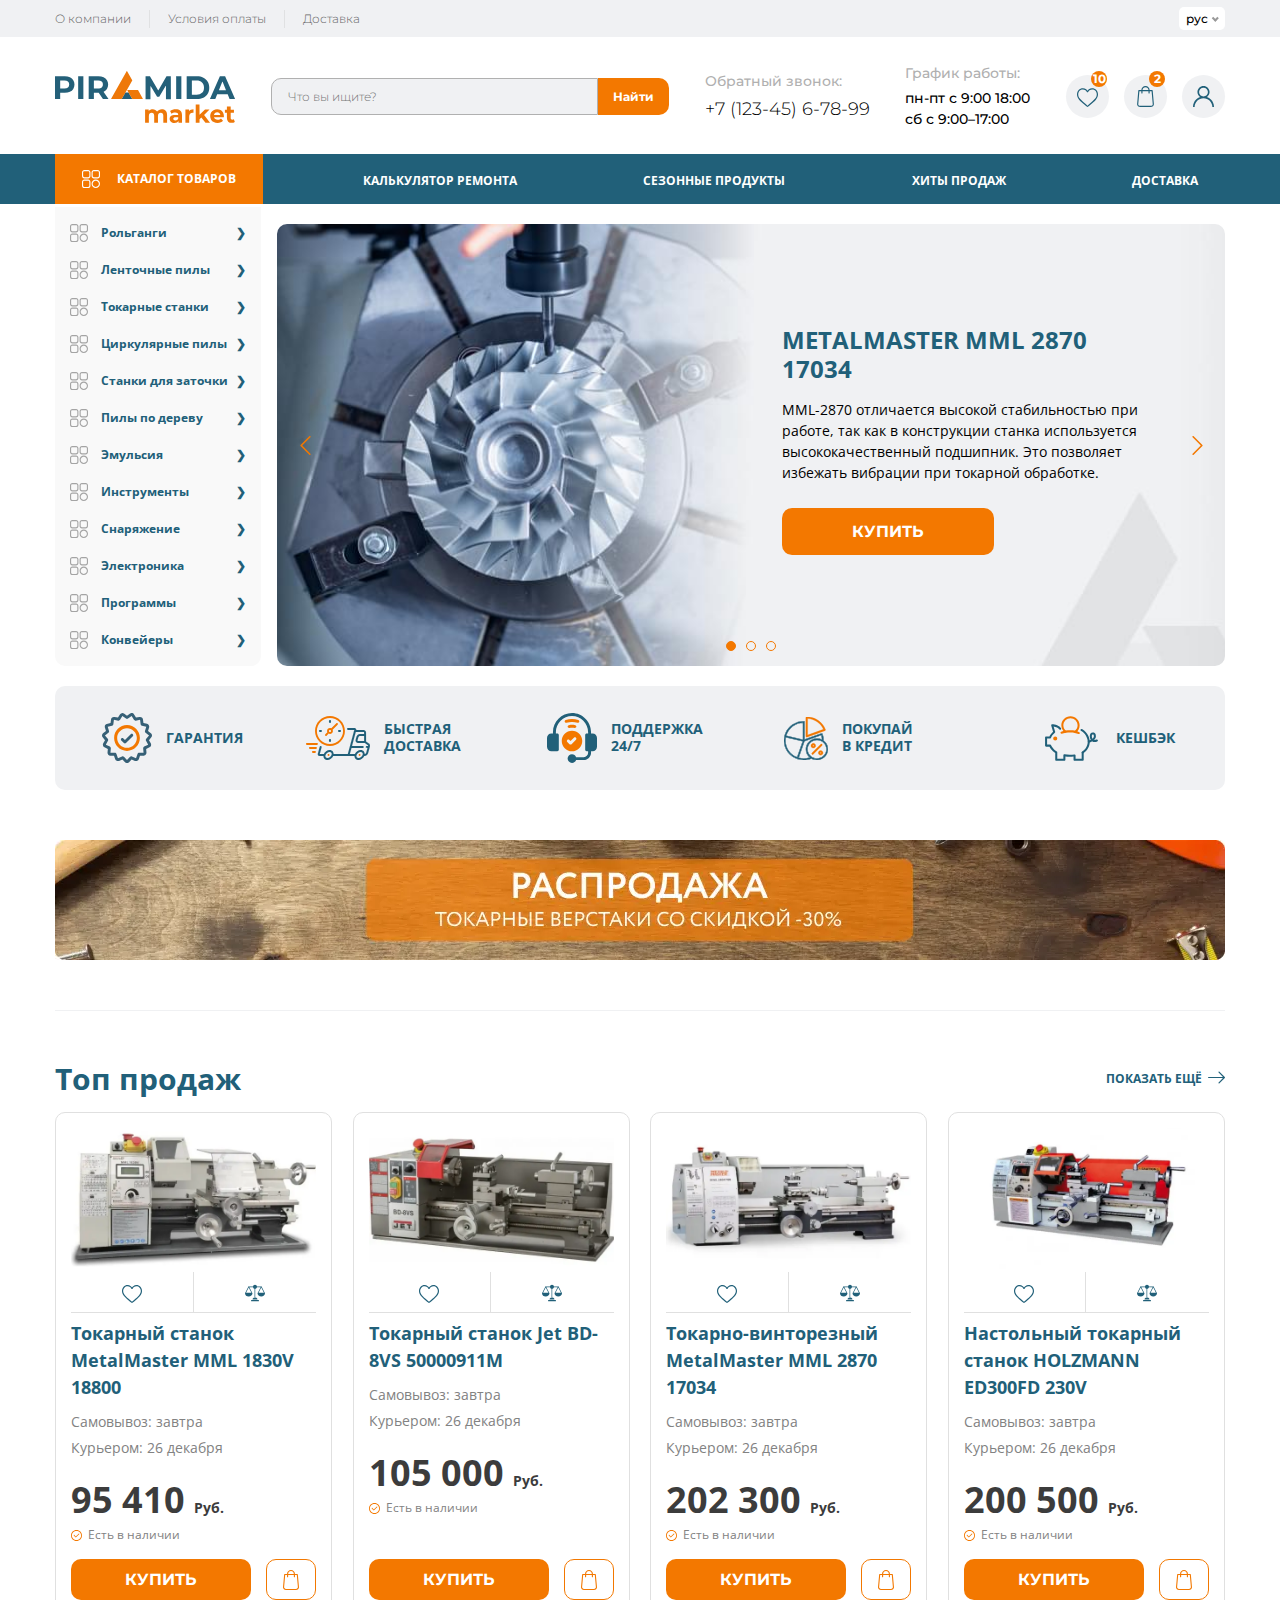
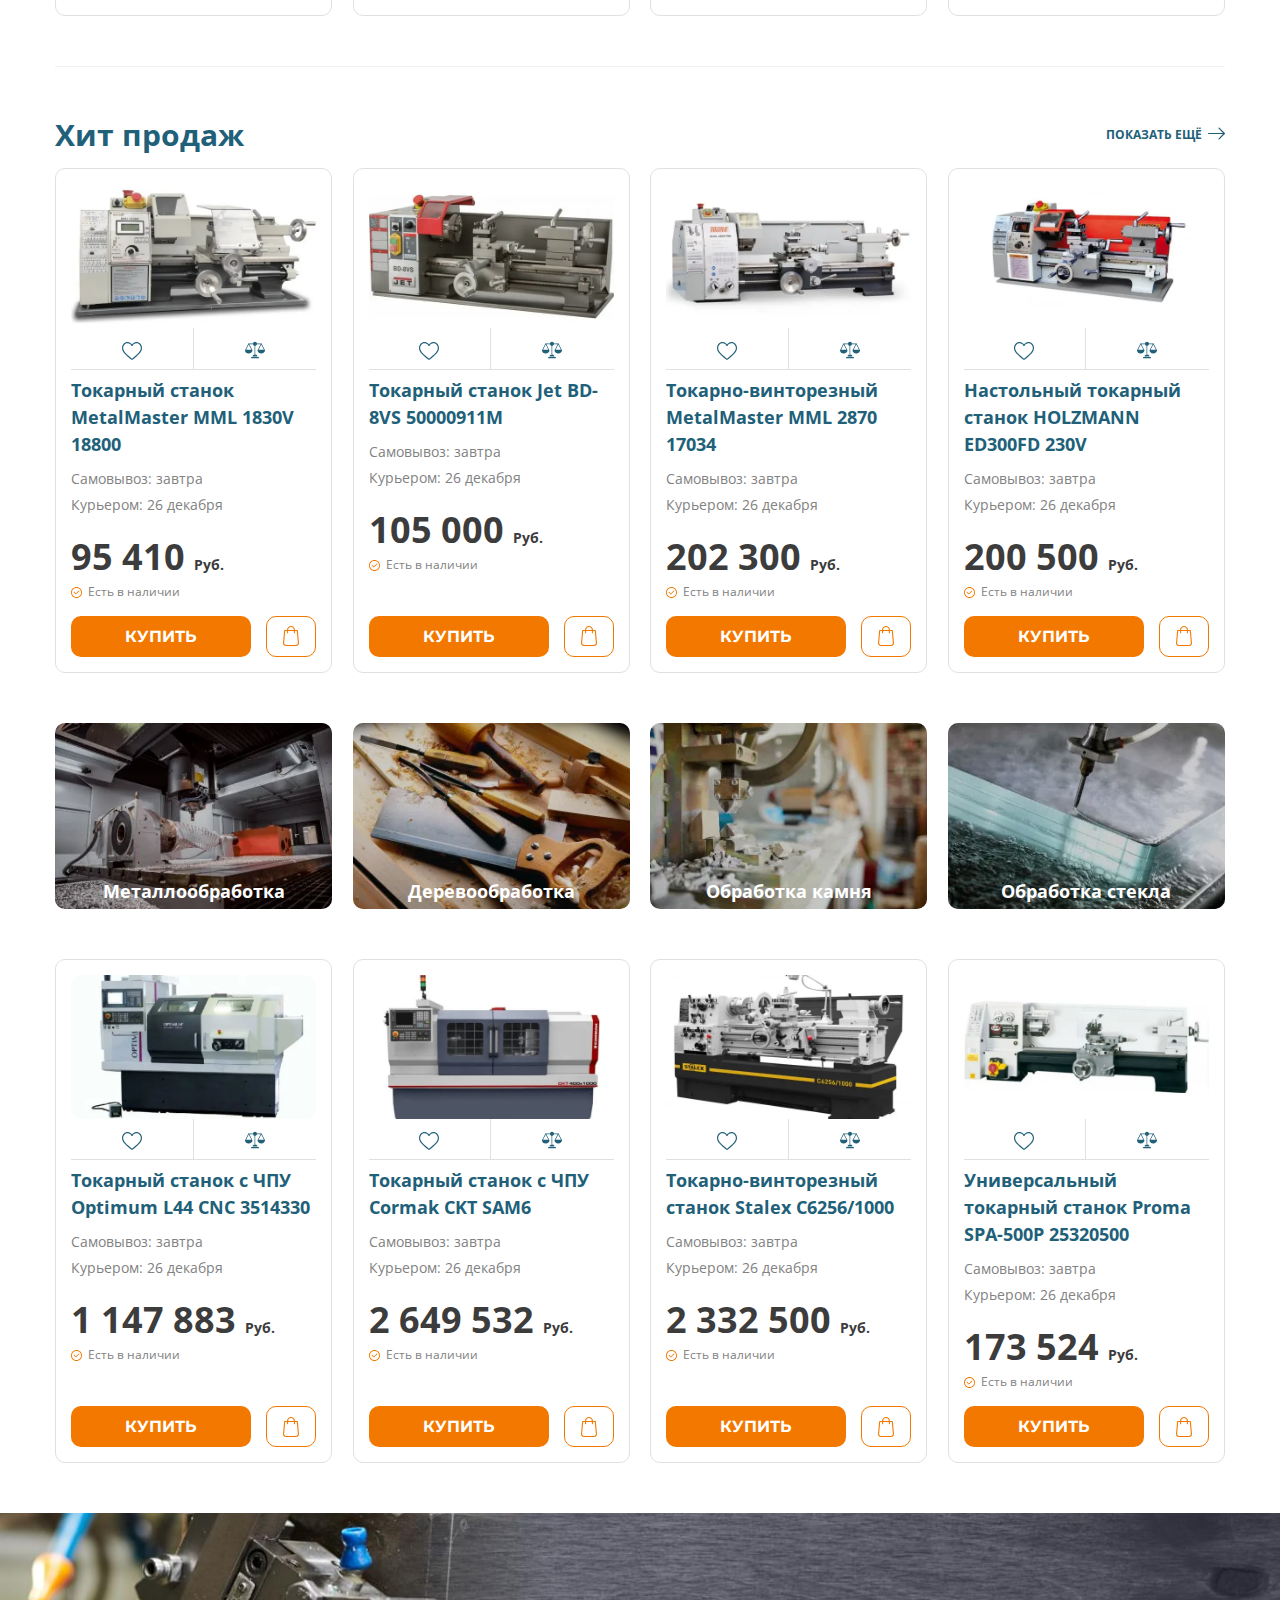
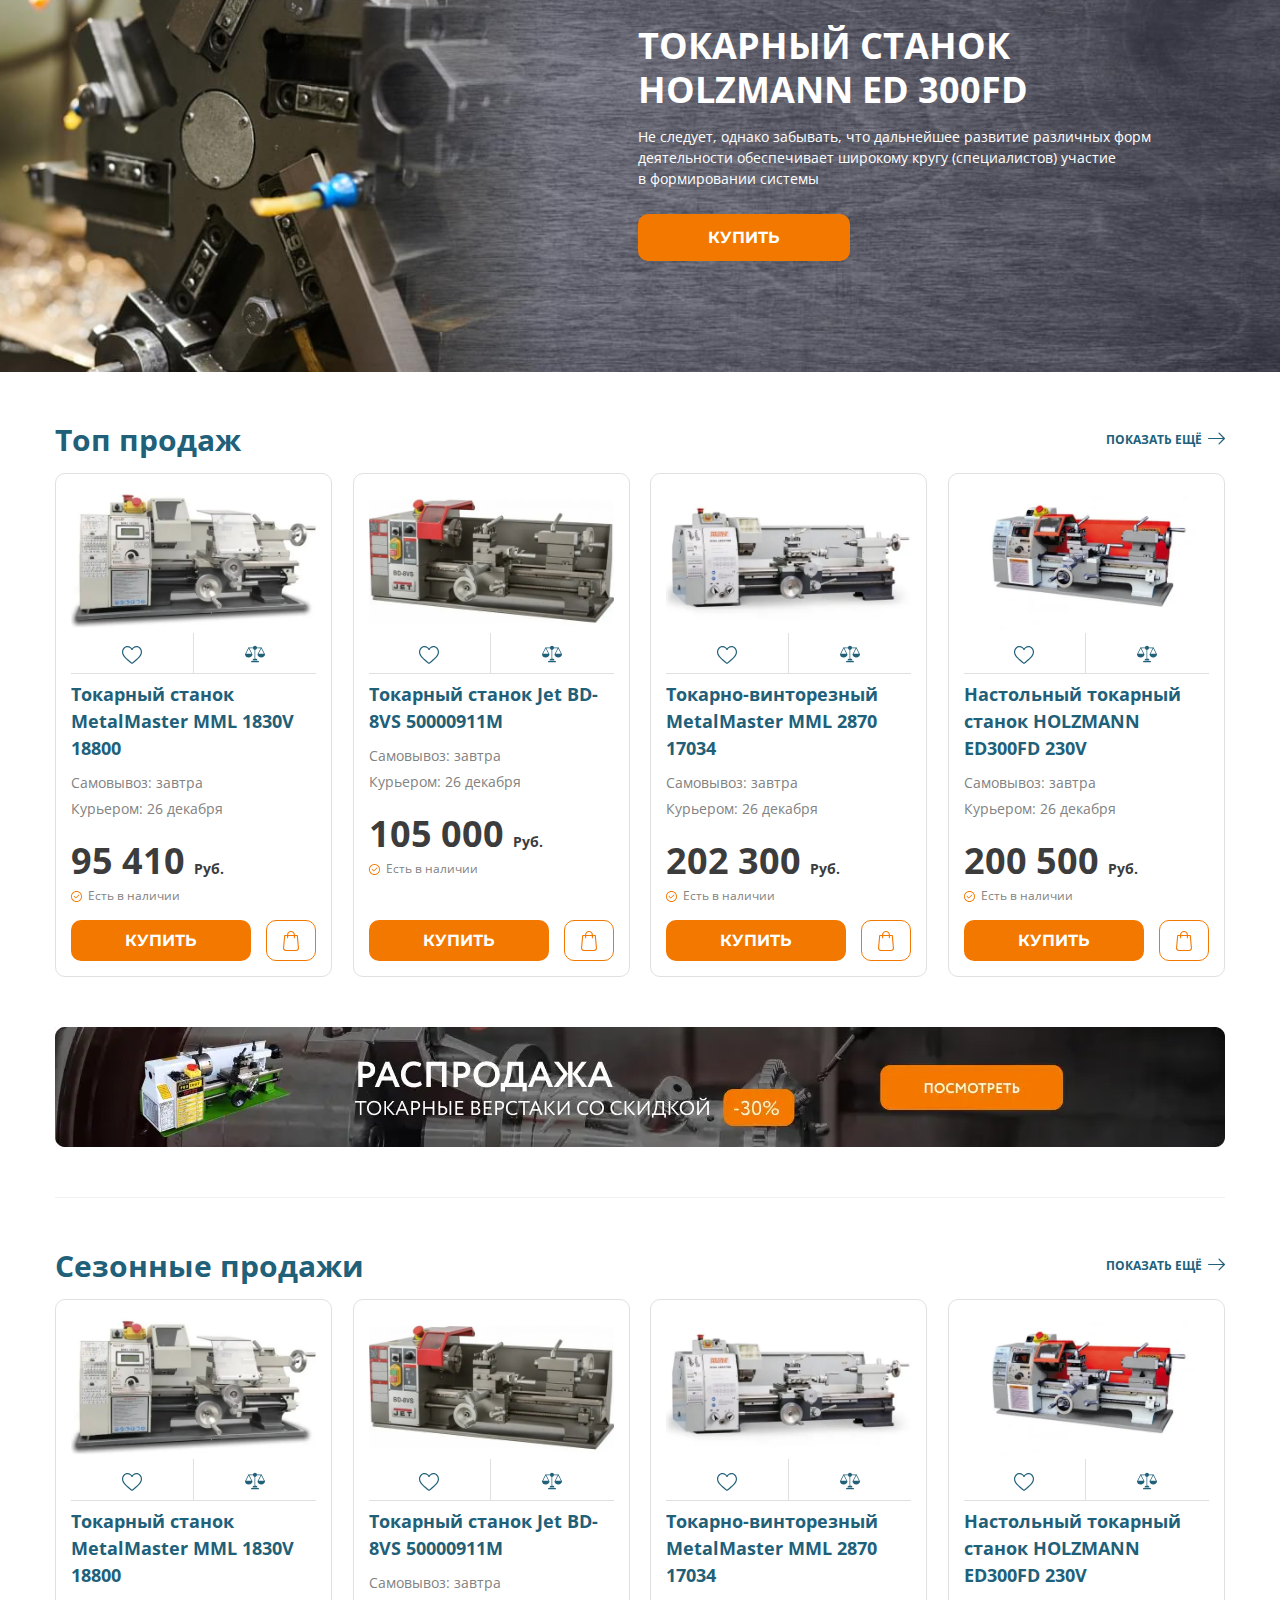
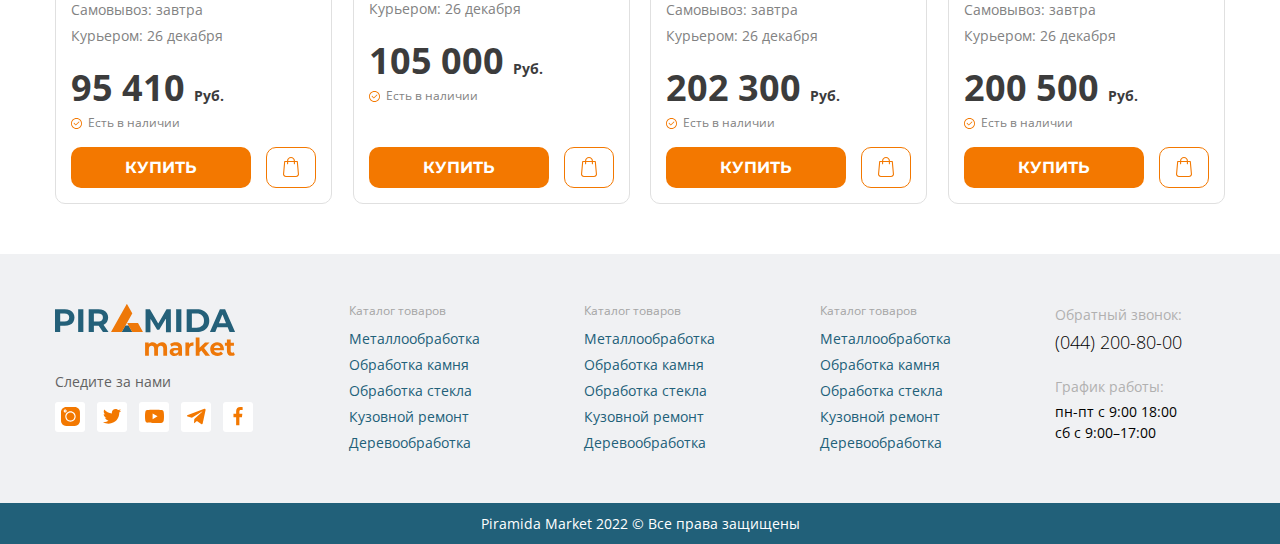
<file: index.html>
<!DOCTYPE html>
<html lang="ru">

<head>
  <meta charset="UTF-8">
  <meta http-equiv="X-UA-Compatible" content="IE=edge">
  <meta name="viewport" content="width=device-width, initial-scale=1.0">
  <meta name="theme-color" content="#fff">
  <link rel="shortcut icon" href="img/favicon.ico">
  <title>Главная</title>
  <link rel="stylesheet" href="css/main.min.css?_v=20230207142403">
</head>

<body>
  <header class="header" data-scroll-header>
    <div class="header-top">
      <div class="container">
        <div class="header-top__inner">
          <nav class="header-info" data-da=".header-mobile,992">
            <ul class="header-info__list">
              <li class="header-info__item">
                <a class="header-info__link" href="">
                  О компании
                </a>
              </li>
              <li class="header-info__item">
                <a class="header-info__link" href="">
                  Условия оплаты
                </a>
              </li>
              <li class="header-info__item">
                <a class="header-info__link" href="">
                  Доставка
                </a>
              </li>
            </ul>
          </nav>
          <div class="language" data-da=".header-bottom__actions,992">
            <select class="language__select default-select" name="language">
              <option selected value="ru">рус</option>
              <option value="eng">eng</option>
            </select>
          </div>
        </div>
      </div>
    </div>
    <div class="header-middle">
      <div class="container">
        <div class="header-middle__inner">
          <a class="logo" href="#">
            <img class="logo__img" width="180" height="52" src="img/logo.svg" alt="">
          </a>
          <div class="header-search" data-da=".header-mobile,620,first">
            <form class="header-search__form">
              <input class="header-search__input" type="text" placeholder="Что вы ищите?">
              <button class="header-search__btn">Найти</button>
            </form>
          </div>
          <div class="callback">
            <p class="callback__title">Обратный звонок:</p>
            <ul class="callback__list">
              <li class="callback__item">
                <a class="callback__link" href="tel:+71234567899">
                  +7 (123-45) 6-78-99
                </a>
              </li>
            </ul>
          </div>
          <div class="worktime" data-da=".header-mobile,992,first">
            <p class="worktime__title">График работы:</p>
            пн-пт с 9:00 18:00
            <br>
            сб с 9:00–17:00
          </div>
          <div class="user-nav" data-da=".header-bottom__actions,992,1">
            <a class="user-nav__link" href="">
              <svg width="21" height="21">
                <use xlink:href="img/sprite.svg#svg-heart"></use>
              </svg>
              <span class="user-nav__digit">10</span>
            </a>
            <a class="user-nav__link" href="">
              <svg width="21" height="21">
                <use xlink:href="img/sprite.svg#svg-cart"></use>
              </svg>
              <span class="user-nav__digit">2</span>
            </a>
            <a class="user-nav__link" href="">
              <svg width="21" height="21">
                <use xlink:href="img/sprite.svg#svg-user"></use>
              </svg>
            </a>
          </div>
        </div>
      </div>
    </div>
    <div class="header-bottom">
      <div class="container">
        <div class="header-bottom__inner">
          <nav class="menu" data-da=".header-mobile,992,first">
            <ul class="menu__list menu-list">
              <li class="menu__item">
                <a class="menu__link catalog-link" href="catalog.html">
                  Каталог товаров
                </a>
              </li>
              <li class="menu__item">
                <a class="menu__link" href="calculator.html">
                  Калькулятор ремонта
                </a>
              </li>
              <li class="menu__item">
                <a class="menu__link" href="#season">
                  Сезонные продукты
                </a>
              </li>
              <li class="menu__item">
                <a class="menu__link" href="#hit">
                  Хиты продаж
                </a>
              </li>
              <li class="menu__item">
                <a class="menu__link" href="">
                  Доставка
                </a>
              </li>
            </ul>
          </nav>
          <div class="header-bottom__actions"></div>
          <button class="menu-btn" aria-label="Открыть меню">
            <span></span>
          </button>
        </div>
      </div>
    </div>
    <div class="header-mobile"></div>
  </header>
<main class="main offset-y">
  <section class="home">
  <div class="container">
    <div class="home__inner">
      <div class="home__categories categories">
        <ul class="categories__list">
          <li class="categories__item">
            <a class="categories__link dropdown-action" href="">
              <span>Рольганги</span>
            </a>
          </li>
          <li class="categories__item">
            <a class="categories__link" href="">
              <span>Ленточные пилы</span>
            </a>
          </li>
          <li class="categories__item">
            <a class="categories__link" href="">
              <span>Токарные станки</span>
            </a>
          </li>
          <li class="categories__item">
            <a class="categories__link" href="">
              <span>Циркулярные пилы</span>
            </a>
          </li>
          <li class="categories__item">
            <a class="categories__link" href="">
              <span>Станки для заточки</span>
            </a>
          </li>
          <li class="categories__item">
            <a class="categories__link" href="">
              <span>Пилы по дереву</span>
            </a>
          </li>
          <li class="categories__item">
            <a class="categories__link" href="">
              <span>Эмульсия</span>
            </a>
          </li>
          <li class="categories__item">
            <a class="categories__link" href="">
              <span>Инструменты</span>
            </a>
          </li>
          <li class="categories__item">
            <a class="categories__link" href="">
              <span>Снаряжение</span>
            </a>
          </li>
          <li class="categories__item">
            <a class="categories__link" href="">
              <span>Электроника</span>
            </a>
          </li>
          <li class="categories__item">
            <a class="categories__link" href="">
              <span>Программы</span>
            </a>
          </li>
          <li class="categories__item">
            <a class="categories__link" href="">
              <span>Конвейеры</span>
            </a>
          </li>
        </ul>
      </div>

      <div class="home__slider promo-slider swiper">
        <div class="swiper-wrapper">
          <div class="promo-slider__item swiper-slide" style="background-image: url('img/content/banner.jpg');">
            <div class="promo-slider__content">
              <h2 class="promo-slider__title">
                MetalMaster MML 2870 17034
              </h2>
              <p class="promo-slider__text">
                MML-2870 отличается высокой стабильностью при работе, так как в конструкции станка используется высококачественный
                подшипник.
                Это позволяет избежать вибрации при токарной обработке.
              </p>
              <a class="promo-slider__btn btn" href="#">купить</a>
            </div>
          </div>
          <div class="promo-slider__item swiper-slide" style="background-image: url('img/content/banner.jpg');">
            <div class="promo-slider__content">
              <h2 class="promo-slider__title">
                Jet BD-8VS 50000911M
              </h2>
              <p class="promo-slider__text">
                JET BD-8 VS — токарный станок по металлу для малого и среднего бизнеса.
                Станок можно использовать в условиях, не требующих особо точных и сложных операций на производстве.
              </p>
              <a class="promo-slider__btn btn" href="#">купить</a>
            </div>
          </div>
          <div class="promo-slider__item swiper-slide" style="background-image: url('img/content/banner.jpg');">
            <div class="promo-slider__content">
              <h2 class="promo-slider__title">
                Proma SKF-800 25000800
              </h2>
              <p class="promo-slider__text">
                Высокопроизводительный настольный токарный станок, предназначенный для обработки заготовок из дерева, пластика, мягких
                металлов и некоторых видов пластмасс.
              </p>
              <a class="promo-slider__btn btn" href="#">купить</a>
            </div>
          </div>
        </div>
        <div class="swiper-pagination"></div>
        <button class="promo-slider__arrow swiper-button-prev"></button>
        <button class="promo-slider__arrow swiper-button-next"></button>
      </div>

    </div>
  </div>
</section>
  <section class="benefits sect-m">
  <h2 class="visually-hidden">Преимущества</h2>
  <div class="container">
    <div class="benefits__items">
      <div class="benefits__item">
        <img class="benefits__img" src="img/icons/benefits/1.svg" alt="">
        <h3 class="benefits__title">Гарантия</h3>
      </div>
      <div class="benefits__item">
        <img class="benefits__img" src="img/icons/benefits/2.svg" alt="">
        <h3 class="benefits__title">Быстрая доставка</h3>
      </div>
      <div class="benefits__item">
        <img class="benefits__img" src="img/icons/benefits/3.svg" alt="">
        <h3 class="benefits__title">Поддержка 24/7</h3>
      </div>
      <div class="benefits__item">
        <img class="benefits__img" src="img/icons/benefits/4.svg" alt="">
        <h3 class="benefits__title">Покупай в кредит</h3>
      </div>
      <div class="benefits__item">
        <img class="benefits__img" src="img/icons/benefits/5.svg" alt="">
        <h3 class="benefits__title">Кешбэк</h3>
      </div>
    </div>
  </div>
</section>
  <div class="sale-banner sect-m">
  <div class="container">
    <div class="sale-banner__wrapper">
      <a class="sale-banner__link" href="">
        <picture><source srcset="img/content/promo.webp" type="image/webp"><img class="sale-banner__img" src="img/content/promo.jpg" alt="Промо"></picture>
      </a>
    </div>
  </div>
</div>
  <section id="top" class="products sect-m">
  <div class="container">
    <div class="products__top">
      <h2 class="products__title">Топ продаж</h2>
      <a class="products__link link-more" href="#">
        Показать ещё
      </a>
    </div>
    <ul class="products__list top-product">
      <li class="products__item product-card">
  <a class="product-card__img" href="single.html">
    <picture><source srcset="img/content/products/1p.webp" type="image/webp"><img src="img/content/products/1p.jpg" alt=""></picture>
  </a>
  <div class="product-card__links card-action">
    <button class="card-action__link favorite-link">
      <svg width="20" height="20">
        <use xlink:href="img/sprite.svg#svg-heart"></use>
      </svg>
    </button>
    <a class="card-action__link compare-link" href="single.html">
      <svg width="20" height="20">
        <use xlink:href="img/sprite.svg#svg-compare"></use>
      </svg>
    </a>
  </div>
  <div class="product-card__content">
    <h3 class="product-card__title">
      <a class="product-card__link" href="single.html">Токарный станок MetalMaster MML 1830V 18800</a>
    </h3>
    <div class="product-card__text">
      <p>Самовывоз: завтра</p>
      <p>Курьером: 26 декабря</p>
    </div>
    <div class="product-card__price">
      95 410 <span class="currency">Руб.</span>
    </div>
    <span class="product-card__status avblty-status in-stock">
      Есть в наличии
    </span>
  </div>
  <div class="product-card__actions">
    <a class="product-card__btn btn" href="/single.html">Купить</a>
    <button class="product-card__basket" aria-label="Добавить в корзину">
      <svg width="20" height="20">
        <use xlink:href="img/sprite.svg#svg-cart"></use>
      </svg>
    </button>
  </div>
</li><li class="products__item product-card">
  <a class="product-card__img" href="single.html">
    <picture><source srcset="img/content/products/2p.webp" type="image/webp"><img src="img/content/products/2p.jpg" alt=""></picture>
  </a>
  <div class="product-card__links card-action">
    <button class="card-action__link favorite-link">
      <svg width="20" height="20">
        <use xlink:href="img/sprite.svg#svg-heart"></use>
      </svg>
    </button>
    <a class="card-action__link compare-link" href="single.html">
      <svg width="20" height="20">
        <use xlink:href="img/sprite.svg#svg-compare"></use>
      </svg>
    </a>
  </div>
  <div class="product-card__content">
    <h3 class="product-card__title">
      <a class="product-card__link" href="single.html">Токарный станок Jet BD-8VS 50000911M</a>
    </h3>
    <div class="product-card__text">
      <p>Самовывоз: завтра</p>
      <p>Курьером: 26 декабря</p>
    </div>
    <div class="product-card__price">
      105 000 <span class="currency">Руб.</span>
    </div>
    <span class="product-card__status avblty-status in-stock">
      Есть в наличии
    </span>
  </div>
  <div class="product-card__actions">
    <a class="product-card__btn btn" href="/single.html">Купить</a>
    <button class="product-card__basket" aria-label="Добавить в корзину">
      <svg width="20" height="20">
        <use xlink:href="img/sprite.svg#svg-cart"></use>
      </svg>
    </button>
  </div>
</li><li class="products__item product-card">
  <a class="product-card__img" href="single.html">
    <picture><source srcset="img/content/products/3p.webp" type="image/webp"><img src="img/content/products/3p.jpg" alt=""></picture>
  </a>
  <div class="product-card__links card-action">
    <button class="card-action__link favorite-link">
      <svg width="20" height="20">
        <use xlink:href="img/sprite.svg#svg-heart"></use>
      </svg>
    </button>
    <a class="card-action__link compare-link" href="single.html">
      <svg width="20" height="20">
        <use xlink:href="img/sprite.svg#svg-compare"></use>
      </svg>
    </a>
  </div>
  <div class="product-card__content">
    <h3 class="product-card__title">
      <a class="product-card__link" href="single.html">Токарно-винторезный MetalMaster MML 2870 17034</a>
    </h3>
    <div class="product-card__text">
      <p>Самовывоз: завтра</p>
      <p>Курьером: 26 декабря</p>
    </div>
    <div class="product-card__price">
      202 300 <span class="currency">Руб.</span>
    </div>
    <span class="product-card__status avblty-status in-stock">
      Есть в наличии
    </span>
  </div>
  <div class="product-card__actions">
    <a class="product-card__btn btn" href="/single.html">Купить</a>
    <button class="product-card__basket" aria-label="Добавить в корзину">
      <svg width="20" height="20">
        <use xlink:href="img/sprite.svg#svg-cart"></use>
      </svg>
    </button>
  </div>
</li><li class="products__item product-card">
  <a class="product-card__img" href="single.html">
    <picture><source srcset="img/content/products/4p.webp" type="image/webp"><img src="img/content/products/4p.jpg" alt=""></picture>
  </a>
  <div class="product-card__links card-action">
    <button class="card-action__link favorite-link">
      <svg width="20" height="20">
        <use xlink:href="img/sprite.svg#svg-heart"></use>
      </svg>
    </button>
    <a class="card-action__link compare-link" href="single.html">
      <svg width="20" height="20">
        <use xlink:href="img/sprite.svg#svg-compare"></use>
      </svg>
    </a>
  </div>
  <div class="product-card__content">
    <h3 class="product-card__title">
      <a class="product-card__link" href="single.html">Настольный токарный станок HOLZMANN ED300FD 230V</a>
    </h3>
    <div class="product-card__text">
      <p>Самовывоз: завтра</p>
      <p>Курьером: 26 декабря</p>
    </div>
    <div class="product-card__price">
      200 500 <span class="currency">Руб.</span>
    </div>
    <span class="product-card__status avblty-status in-stock">
      Есть в наличии
    </span>
  </div>
  <div class="product-card__actions">
    <a class="product-card__btn btn" href="/single.html">Купить</a>
    <button class="product-card__basket" aria-label="Добавить в корзину">
      <svg width="20" height="20">
        <use xlink:href="img/sprite.svg#svg-cart"></use>
      </svg>
    </button>
  </div>
</li>
    </ul>
  </div>
</section>
  <section id="hit" class="products sect-m">
  <div class="container">
    <div class="products__top">
      <h2 class="products__title">Хит продаж</h2>
      <a class="products__link link-more" href="#">
        Показать ещё
      </a>
    </div>
    <ul class="products__list hit-product">
      <li class="products__item product-card">
  <a class="product-card__img" href="single.html">
    <picture><source srcset="img/content/products/1p.webp" type="image/webp"><img src="img/content/products/1p.jpg" alt=""></picture>
  </a>
  <div class="product-card__links card-action">
    <button class="card-action__link favorite-link">
      <svg width="20" height="20">
        <use xlink:href="img/sprite.svg#svg-heart"></use>
      </svg>
    </button>
    <a class="card-action__link compare-link" href="single.html">
      <svg width="20" height="20">
        <use xlink:href="img/sprite.svg#svg-compare"></use>
      </svg>
    </a>
  </div>
  <div class="product-card__content">
    <h3 class="product-card__title">
      <a class="product-card__link" href="single.html">Токарный станок MetalMaster MML 1830V 18800</a>
    </h3>
    <div class="product-card__text">
      <p>Самовывоз: завтра</p>
      <p>Курьером: 26 декабря</p>
    </div>
    <div class="product-card__price">
      95 410 <span class="currency">Руб.</span>
    </div>
    <span class="product-card__status avblty-status in-stock">
      Есть в наличии
    </span>
  </div>
  <div class="product-card__actions">
    <a class="product-card__btn btn" href="/single.html">Купить</a>
    <button class="product-card__basket" aria-label="Добавить в корзину">
      <svg width="20" height="20">
        <use xlink:href="img/sprite.svg#svg-cart"></use>
      </svg>
    </button>
  </div>
</li><li class="products__item product-card">
  <a class="product-card__img" href="single.html">
    <picture><source srcset="img/content/products/2p.webp" type="image/webp"><img src="img/content/products/2p.jpg" alt=""></picture>
  </a>
  <div class="product-card__links card-action">
    <button class="card-action__link favorite-link">
      <svg width="20" height="20">
        <use xlink:href="img/sprite.svg#svg-heart"></use>
      </svg>
    </button>
    <a class="card-action__link compare-link" href="single.html">
      <svg width="20" height="20">
        <use xlink:href="img/sprite.svg#svg-compare"></use>
      </svg>
    </a>
  </div>
  <div class="product-card__content">
    <h3 class="product-card__title">
      <a class="product-card__link" href="single.html">Токарный станок Jet BD-8VS 50000911M</a>
    </h3>
    <div class="product-card__text">
      <p>Самовывоз: завтра</p>
      <p>Курьером: 26 декабря</p>
    </div>
    <div class="product-card__price">
      105 000 <span class="currency">Руб.</span>
    </div>
    <span class="product-card__status avblty-status in-stock">
      Есть в наличии
    </span>
  </div>
  <div class="product-card__actions">
    <a class="product-card__btn btn" href="/single.html">Купить</a>
    <button class="product-card__basket" aria-label="Добавить в корзину">
      <svg width="20" height="20">
        <use xlink:href="img/sprite.svg#svg-cart"></use>
      </svg>
    </button>
  </div>
</li><li class="products__item product-card">
  <a class="product-card__img" href="single.html">
    <picture><source srcset="img/content/products/3p.webp" type="image/webp"><img src="img/content/products/3p.jpg" alt=""></picture>
  </a>
  <div class="product-card__links card-action">
    <button class="card-action__link favorite-link">
      <svg width="20" height="20">
        <use xlink:href="img/sprite.svg#svg-heart"></use>
      </svg>
    </button>
    <a class="card-action__link compare-link" href="single.html">
      <svg width="20" height="20">
        <use xlink:href="img/sprite.svg#svg-compare"></use>
      </svg>
    </a>
  </div>
  <div class="product-card__content">
    <h3 class="product-card__title">
      <a class="product-card__link" href="single.html">Токарно-винторезный MetalMaster MML 2870 17034</a>
    </h3>
    <div class="product-card__text">
      <p>Самовывоз: завтра</p>
      <p>Курьером: 26 декабря</p>
    </div>
    <div class="product-card__price">
      202 300 <span class="currency">Руб.</span>
    </div>
    <span class="product-card__status avblty-status in-stock">
      Есть в наличии
    </span>
  </div>
  <div class="product-card__actions">
    <a class="product-card__btn btn" href="/single.html">Купить</a>
    <button class="product-card__basket" aria-label="Добавить в корзину">
      <svg width="20" height="20">
        <use xlink:href="img/sprite.svg#svg-cart"></use>
      </svg>
    </button>
  </div>
</li><li class="products__item product-card">
  <a class="product-card__img" href="single.html">
    <picture><source srcset="img/content/products/4p.webp" type="image/webp"><img src="img/content/products/4p.jpg" alt=""></picture>
  </a>
  <div class="product-card__links card-action">
    <button class="card-action__link favorite-link">
      <svg width="20" height="20">
        <use xlink:href="img/sprite.svg#svg-heart"></use>
      </svg>
    </button>
    <a class="card-action__link compare-link" href="single.html">
      <svg width="20" height="20">
        <use xlink:href="img/sprite.svg#svg-compare"></use>
      </svg>
    </a>
  </div>
  <div class="product-card__content">
    <h3 class="product-card__title">
      <a class="product-card__link" href="single.html">Настольный токарный станок HOLZMANN ED300FD 230V</a>
    </h3>
    <div class="product-card__text">
      <p>Самовывоз: завтра</p>
      <p>Курьером: 26 декабря</p>
    </div>
    <div class="product-card__price">
      200 500 <span class="currency">Руб.</span>
    </div>
    <span class="product-card__status avblty-status in-stock">
      Есть в наличии
    </span>
  </div>
  <div class="product-card__actions">
    <a class="product-card__btn btn" href="/single.html">Купить</a>
    <button class="product-card__basket" aria-label="Добавить в корзину">
      <svg width="20" height="20">
        <use xlink:href="img/sprite.svg#svg-cart"></use>
      </svg>
    </button>
  </div>
</li>
    </ul>
  </div>
</section>
  <section class="services sect-m">
  <div class="container">
    <ul class="services__inner">
      <li class="services__item">
        <a class="services__link" href="#">
          <div class="services__img">
            <picture><source srcset="img/content/services/1.webp" type="image/webp"><img src="img/content/services/1.jpg" alt=""></picture>
          </div>
          <h4 class="services__title">
            Металлообработка
          </h4>
        </a>
      </li>
      <li class="services__item">
        <a class="services__link" href="#">
          <div class="services__img">
            <picture><source srcset="img/content/services/2.webp" type="image/webp"><img src="img/content/services/2.jpg" alt=""></picture>
          </div>
          <h4 class="services__title">
            Деревообработка
          </h4>
        </a>
      </li>
      <li class="services__item">
        <a class="services__link" href="#">
          <div class="services__img">
            <picture><source srcset="img/content/services/3.webp" type="image/webp"><img src="img/content/services/3.jpg" alt=""></picture>
          </div>
          <h4 class="services__title">
            Обработка камня
          </h4>
        </a>
      </li>
      <li class="services__item">
        <a class="services__link" href="#">
          <div class="services__img">
            <picture><source srcset="img/content/services/4.webp" type="image/webp"><img src="img/content/services/4.jpg" alt=""></picture>
          </div>
          <h4 class="services__title">
            Обработка стекла
          </h4>
        </a>
      </li>
    </ul>
  </div>
</section>
  <section id="sale" class="products sect-m">
  <div class="container">
    <ul class="products__list sale-product">
      <li class="products__item product-card">
  <a class="product-card__img" href="single.html">
    <picture><source srcset="img/content/products/6p.webp" type="image/webp"><img src="img/content/products/6p.jpg" alt=""></picture>
  </a>
  <div class="product-card__links card-action">
    <button class="card-action__link favorite-link">
      <svg width="20" height="20">
        <use xlink:href="img/sprite.svg#svg-heart"></use>
      </svg>
    </button>
    <a class="card-action__link compare-link" href="single.html">
      <svg width="20" height="20">
        <use xlink:href="img/sprite.svg#svg-compare"></use>
      </svg>
    </a>
  </div>
  <div class="product-card__content">
    <h3 class="product-card__title">
      <a class="product-card__link" href="single.html">Токарный станок с ЧПУ Optimum L44 CNC 3514330</a>
    </h3>
    <div class="product-card__text">
      <p>Самовывоз: завтра</p>
      <p>Курьером: 26 декабря</p>
    </div>
    <div class="product-card__price">
      1 147 883 <span class="currency">Руб.</span>
    </div>
    <span class="product-card__status avblty-status in-stock">
      Есть в наличии
    </span>
  </div>
  <div class="product-card__actions">
    <a class="product-card__btn btn" href="/single.html">Купить</a>
    <button class="product-card__basket" aria-label="Добавить в корзину">
      <svg width="20" height="20">
        <use xlink:href="img/sprite.svg#svg-cart"></use>
      </svg>
    </button>
  </div>
</li><li class="products__item product-card">
  <a class="product-card__img" href="single.html">
    <picture><source srcset="img/content/products/7p.webp" type="image/webp"><img src="img/content/products/7p.jpg" alt=""></picture>
  </a>
  <div class="product-card__links card-action">
    <button class="card-action__link favorite-link">
      <svg width="20" height="20">
        <use xlink:href="img/sprite.svg#svg-heart"></use>
      </svg>
    </button>
    <a class="card-action__link compare-link" href="single.html">
      <svg width="20" height="20">
        <use xlink:href="img/sprite.svg#svg-compare"></use>
      </svg>
    </a>
  </div>
  <div class="product-card__content">
    <h3 class="product-card__title">
      <a class="product-card__link" href="single.html">Токарный станок с ЧПУ Cormak CKT SAM6</a>
    </h3>
    <div class="product-card__text">
      <p>Самовывоз: завтра</p>
      <p>Курьером: 26 декабря</p>
    </div>
    <div class="product-card__price">
      2 649 532 <span class="currency">Руб.</span>
    </div>
    <span class="product-card__status avblty-status in-stock">
      Есть в наличии
    </span>
  </div>
  <div class="product-card__actions">
    <a class="product-card__btn btn" href="/single.html">Купить</a>
    <button class="product-card__basket" aria-label="Добавить в корзину">
      <svg width="20" height="20">
        <use xlink:href="img/sprite.svg#svg-cart"></use>
      </svg>
    </button>
  </div>
</li><li class="products__item product-card">
  <a class="product-card__img" href="single.html">
    <picture><source srcset="img/content/products/8p.webp" type="image/webp"><img src="img/content/products/8p.jpg" alt=""></picture>
  </a>
  <div class="product-card__links card-action">
    <button class="card-action__link favorite-link">
      <svg width="20" height="20">
        <use xlink:href="img/sprite.svg#svg-heart"></use>
      </svg>
    </button>
    <a class="card-action__link compare-link" href="single.html">
      <svg width="20" height="20">
        <use xlink:href="img/sprite.svg#svg-compare"></use>
      </svg>
    </a>
  </div>
  <div class="product-card__content">
    <h3 class="product-card__title">
      <a class="product-card__link" href="single.html">Токарно-винторезный станок Stalex C6256/1000</a>
    </h3>
    <div class="product-card__text">
      <p>Самовывоз: завтра</p>
      <p>Курьером: 26 декабря</p>
    </div>
    <div class="product-card__price">
      2 332 500 <span class="currency">Руб.</span>
    </div>
    <span class="product-card__status avblty-status in-stock">
      Есть в наличии
    </span>
  </div>
  <div class="product-card__actions">
    <a class="product-card__btn btn" href="/single.html">Купить</a>
    <button class="product-card__basket" aria-label="Добавить в корзину">
      <svg width="20" height="20">
        <use xlink:href="img/sprite.svg#svg-cart"></use>
      </svg>
    </button>
  </div>
</li><li class="products__item product-card">
  <a class="product-card__img" href="single.html">
    <picture><source srcset="img/content/products/9p.webp" type="image/webp"><img src="img/content/products/9p.jpg" alt=""></picture>
  </a>
  <div class="product-card__links card-action">
    <button class="card-action__link favorite-link">
      <svg width="20" height="20">
        <use xlink:href="img/sprite.svg#svg-heart"></use>
      </svg>
    </button>
    <a class="card-action__link compare-link" href="single.html">
      <svg width="20" height="20">
        <use xlink:href="img/sprite.svg#svg-compare"></use>
      </svg>
    </a>
  </div>
  <div class="product-card__content">
    <h3 class="product-card__title">
      <a class="product-card__link" href="single.html">Универсальный токарный станок Proma SPA-500P 25320500</a>
    </h3>
    <div class="product-card__text">
      <p>Самовывоз: завтра</p>
      <p>Курьером: 26 декабря</p>
    </div>
    <div class="product-card__price">
      173 524 <span class="currency">Руб.</span>
    </div>
    <span class="product-card__status avblty-status in-stock">
      Есть в наличии
    </span>
  </div>
  <div class="product-card__actions">
    <a class="product-card__btn btn" href="/single.html">Купить</a>
    <button class="product-card__basket" aria-label="Добавить в корзину">
      <svg width="20" height="20">
        <use xlink:href="img/sprite.svg#svg-cart"></use>
      </svg>
    </button>
  </div>
</li>
    </ul>
  </div>
</section>
  <section class="offer sect-m" style="background-image: url('img/content/offer.jpg');">
  <div class="container">
    <div class="offer__content">
      <h2 class="offer__title">
        Токарный станок Holzmann ED 300FD
      </h2>
      <p class="offer__text">
        Не следует, однако забывать, что дальнейшее развитие различных форм деятельности обеспечивает широкому кругу
        (специалистов) участие в формировании системы
      </p>
      <a class="offer__link btn" href="#">
        Купить
      </a>
    </div>
  </div>
</section>
  <section id="top2" class="products sect-m">
  <div class="container">
    <div class="products__top">
      <h2 class="products__title">Топ продаж</h2>
      <a class="products__link link-more" href="#">
        Показать ещё
      </a>
    </div>
    <ul class="products__list ">
      <li class="products__item product-card">
  <a class="product-card__img" href="single.html">
    <picture><source srcset="img/content/products/1p.webp" type="image/webp"><img src="img/content/products/1p.jpg" alt=""></picture>
  </a>
  <div class="product-card__links card-action">
    <button class="card-action__link favorite-link">
      <svg width="20" height="20">
        <use xlink:href="img/sprite.svg#svg-heart"></use>
      </svg>
    </button>
    <a class="card-action__link compare-link" href="single.html">
      <svg width="20" height="20">
        <use xlink:href="img/sprite.svg#svg-compare"></use>
      </svg>
    </a>
  </div>
  <div class="product-card__content">
    <h3 class="product-card__title">
      <a class="product-card__link" href="single.html">Токарный станок MetalMaster MML 1830V 18800</a>
    </h3>
    <div class="product-card__text">
      <p>Самовывоз: завтра</p>
      <p>Курьером: 26 декабря</p>
    </div>
    <div class="product-card__price">
      95 410 <span class="currency">Руб.</span>
    </div>
    <span class="product-card__status avblty-status in-stock">
      Есть в наличии
    </span>
  </div>
  <div class="product-card__actions">
    <a class="product-card__btn btn" href="/single.html">Купить</a>
    <button class="product-card__basket" aria-label="Добавить в корзину">
      <svg width="20" height="20">
        <use xlink:href="img/sprite.svg#svg-cart"></use>
      </svg>
    </button>
  </div>
</li><li class="products__item product-card">
  <a class="product-card__img" href="single.html">
    <picture><source srcset="img/content/products/2p.webp" type="image/webp"><img src="img/content/products/2p.jpg" alt=""></picture>
  </a>
  <div class="product-card__links card-action">
    <button class="card-action__link favorite-link">
      <svg width="20" height="20">
        <use xlink:href="img/sprite.svg#svg-heart"></use>
      </svg>
    </button>
    <a class="card-action__link compare-link" href="single.html">
      <svg width="20" height="20">
        <use xlink:href="img/sprite.svg#svg-compare"></use>
      </svg>
    </a>
  </div>
  <div class="product-card__content">
    <h3 class="product-card__title">
      <a class="product-card__link" href="single.html">Токарный станок Jet BD-8VS 50000911M</a>
    </h3>
    <div class="product-card__text">
      <p>Самовывоз: завтра</p>
      <p>Курьером: 26 декабря</p>
    </div>
    <div class="product-card__price">
      105 000 <span class="currency">Руб.</span>
    </div>
    <span class="product-card__status avblty-status in-stock">
      Есть в наличии
    </span>
  </div>
  <div class="product-card__actions">
    <a class="product-card__btn btn" href="/single.html">Купить</a>
    <button class="product-card__basket" aria-label="Добавить в корзину">
      <svg width="20" height="20">
        <use xlink:href="img/sprite.svg#svg-cart"></use>
      </svg>
    </button>
  </div>
</li><li class="products__item product-card">
  <a class="product-card__img" href="single.html">
    <picture><source srcset="img/content/products/3p.webp" type="image/webp"><img src="img/content/products/3p.jpg" alt=""></picture>
  </a>
  <div class="product-card__links card-action">
    <button class="card-action__link favorite-link">
      <svg width="20" height="20">
        <use xlink:href="img/sprite.svg#svg-heart"></use>
      </svg>
    </button>
    <a class="card-action__link compare-link" href="single.html">
      <svg width="20" height="20">
        <use xlink:href="img/sprite.svg#svg-compare"></use>
      </svg>
    </a>
  </div>
  <div class="product-card__content">
    <h3 class="product-card__title">
      <a class="product-card__link" href="single.html">Токарно-винторезный MetalMaster MML 2870 17034</a>
    </h3>
    <div class="product-card__text">
      <p>Самовывоз: завтра</p>
      <p>Курьером: 26 декабря</p>
    </div>
    <div class="product-card__price">
      202 300 <span class="currency">Руб.</span>
    </div>
    <span class="product-card__status avblty-status in-stock">
      Есть в наличии
    </span>
  </div>
  <div class="product-card__actions">
    <a class="product-card__btn btn" href="/single.html">Купить</a>
    <button class="product-card__basket" aria-label="Добавить в корзину">
      <svg width="20" height="20">
        <use xlink:href="img/sprite.svg#svg-cart"></use>
      </svg>
    </button>
  </div>
</li><li class="products__item product-card">
  <a class="product-card__img" href="single.html">
    <picture><source srcset="img/content/products/4p.webp" type="image/webp"><img src="img/content/products/4p.jpg" alt=""></picture>
  </a>
  <div class="product-card__links card-action">
    <button class="card-action__link favorite-link">
      <svg width="20" height="20">
        <use xlink:href="img/sprite.svg#svg-heart"></use>
      </svg>
    </button>
    <a class="card-action__link compare-link" href="single.html">
      <svg width="20" height="20">
        <use xlink:href="img/sprite.svg#svg-compare"></use>
      </svg>
    </a>
  </div>
  <div class="product-card__content">
    <h3 class="product-card__title">
      <a class="product-card__link" href="single.html">Настольный токарный станок HOLZMANN ED300FD 230V</a>
    </h3>
    <div class="product-card__text">
      <p>Самовывоз: завтра</p>
      <p>Курьером: 26 декабря</p>
    </div>
    <div class="product-card__price">
      200 500 <span class="currency">Руб.</span>
    </div>
    <span class="product-card__status avblty-status in-stock">
      Есть в наличии
    </span>
  </div>
  <div class="product-card__actions">
    <a class="product-card__btn btn" href="/single.html">Купить</a>
    <button class="product-card__basket" aria-label="Добавить в корзину">
      <svg width="20" height="20">
        <use xlink:href="img/sprite.svg#svg-cart"></use>
      </svg>
    </button>
  </div>
</li>
    </ul>
  </div>
</section>
  <div class="sale-banner sect-m">
  <div class="container">
    <div class="sale-banner__wrapper">
      <a class="sale-banner__link" href="">
        <picture><source srcset="img/content/promo2.webp" type="image/webp"><img class="sale-banner__img" src="img/content/promo2.jpg" alt="Промо"></picture>
      </a>
    </div>
  </div>
</div>
  <section id="season" class="products sect-m">
  <div class="container">
    <div class="products__top">
      <h2 class="products__title">Сезонные продажи</h2>
      <a class="products__link link-more" href="#">
        Показать ещё
      </a>
    </div>
    <ul class="products__list ">
      <li class="products__item product-card">
  <a class="product-card__img" href="single.html">
    <picture><source srcset="img/content/products/1p.webp" type="image/webp"><img src="img/content/products/1p.jpg" alt=""></picture>
  </a>
  <div class="product-card__links card-action">
    <button class="card-action__link favorite-link">
      <svg width="20" height="20">
        <use xlink:href="img/sprite.svg#svg-heart"></use>
      </svg>
    </button>
    <a class="card-action__link compare-link" href="single.html">
      <svg width="20" height="20">
        <use xlink:href="img/sprite.svg#svg-compare"></use>
      </svg>
    </a>
  </div>
  <div class="product-card__content">
    <h3 class="product-card__title">
      <a class="product-card__link" href="single.html">Токарный станок MetalMaster MML 1830V 18800</a>
    </h3>
    <div class="product-card__text">
      <p>Самовывоз: завтра</p>
      <p>Курьером: 26 декабря</p>
    </div>
    <div class="product-card__price">
      95 410 <span class="currency">Руб.</span>
    </div>
    <span class="product-card__status avblty-status in-stock">
      Есть в наличии
    </span>
  </div>
  <div class="product-card__actions">
    <a class="product-card__btn btn" href="/single.html">Купить</a>
    <button class="product-card__basket" aria-label="Добавить в корзину">
      <svg width="20" height="20">
        <use xlink:href="img/sprite.svg#svg-cart"></use>
      </svg>
    </button>
  </div>
</li><li class="products__item product-card">
  <a class="product-card__img" href="single.html">
    <picture><source srcset="img/content/products/2p.webp" type="image/webp"><img src="img/content/products/2p.jpg" alt=""></picture>
  </a>
  <div class="product-card__links card-action">
    <button class="card-action__link favorite-link">
      <svg width="20" height="20">
        <use xlink:href="img/sprite.svg#svg-heart"></use>
      </svg>
    </button>
    <a class="card-action__link compare-link" href="single.html">
      <svg width="20" height="20">
        <use xlink:href="img/sprite.svg#svg-compare"></use>
      </svg>
    </a>
  </div>
  <div class="product-card__content">
    <h3 class="product-card__title">
      <a class="product-card__link" href="single.html">Токарный станок Jet BD-8VS 50000911M</a>
    </h3>
    <div class="product-card__text">
      <p>Самовывоз: завтра</p>
      <p>Курьером: 26 декабря</p>
    </div>
    <div class="product-card__price">
      105 000 <span class="currency">Руб.</span>
    </div>
    <span class="product-card__status avblty-status in-stock">
      Есть в наличии
    </span>
  </div>
  <div class="product-card__actions">
    <a class="product-card__btn btn" href="/single.html">Купить</a>
    <button class="product-card__basket" aria-label="Добавить в корзину">
      <svg width="20" height="20">
        <use xlink:href="img/sprite.svg#svg-cart"></use>
      </svg>
    </button>
  </div>
</li><li class="products__item product-card">
  <a class="product-card__img" href="single.html">
    <picture><source srcset="img/content/products/3p.webp" type="image/webp"><img src="img/content/products/3p.jpg" alt=""></picture>
  </a>
  <div class="product-card__links card-action">
    <button class="card-action__link favorite-link">
      <svg width="20" height="20">
        <use xlink:href="img/sprite.svg#svg-heart"></use>
      </svg>
    </button>
    <a class="card-action__link compare-link" href="single.html">
      <svg width="20" height="20">
        <use xlink:href="img/sprite.svg#svg-compare"></use>
      </svg>
    </a>
  </div>
  <div class="product-card__content">
    <h3 class="product-card__title">
      <a class="product-card__link" href="single.html">Токарно-винторезный MetalMaster MML 2870 17034</a>
    </h3>
    <div class="product-card__text">
      <p>Самовывоз: завтра</p>
      <p>Курьером: 26 декабря</p>
    </div>
    <div class="product-card__price">
      202 300 <span class="currency">Руб.</span>
    </div>
    <span class="product-card__status avblty-status in-stock">
      Есть в наличии
    </span>
  </div>
  <div class="product-card__actions">
    <a class="product-card__btn btn" href="/single.html">Купить</a>
    <button class="product-card__basket" aria-label="Добавить в корзину">
      <svg width="20" height="20">
        <use xlink:href="img/sprite.svg#svg-cart"></use>
      </svg>
    </button>
  </div>
</li><li class="products__item product-card">
  <a class="product-card__img" href="single.html">
    <picture><source srcset="img/content/products/4p.webp" type="image/webp"><img src="img/content/products/4p.jpg" alt=""></picture>
  </a>
  <div class="product-card__links card-action">
    <button class="card-action__link favorite-link">
      <svg width="20" height="20">
        <use xlink:href="img/sprite.svg#svg-heart"></use>
      </svg>
    </button>
    <a class="card-action__link compare-link" href="single.html">
      <svg width="20" height="20">
        <use xlink:href="img/sprite.svg#svg-compare"></use>
      </svg>
    </a>
  </div>
  <div class="product-card__content">
    <h3 class="product-card__title">
      <a class="product-card__link" href="single.html">Настольный токарный станок HOLZMANN ED300FD 230V</a>
    </h3>
    <div class="product-card__text">
      <p>Самовывоз: завтра</p>
      <p>Курьером: 26 декабря</p>
    </div>
    <div class="product-card__price">
      200 500 <span class="currency">Руб.</span>
    </div>
    <span class="product-card__status avblty-status in-stock">
      Есть в наличии
    </span>
  </div>
  <div class="product-card__actions">
    <a class="product-card__btn btn" href="/single.html">Купить</a>
    <button class="product-card__basket" aria-label="Добавить в корзину">
      <svg width="20" height="20">
        <use xlink:href="img/sprite.svg#svg-cart"></use>
      </svg>
    </button>
  </div>
</li>
    </ul>
  </div>
</section>
</main>
<footer class="footer">
  <div class="footer-top">
    <div class="container">
      <div class="footer-top__inner">
        <div class="footer-info">
          <a class="logo footer-info__logo" href="#">
            <img class="logo__img" width="180" height="52" src="img/logo.svg" alt="">
          </a>
          <p class="footer-info__text">
            Следите за нами
          </p>
          <ul class="footer-info__list social">
            <li class="social__item">
              <a class="social__link" href="#">
                <svg width="19" height="19">
                  <use xlink:href="img/sprite.svg#svg-inst"></use>
                </svg>
              </a>
            </li>
            <li class="social__item">
              <a class="social__link" href="#">
                <svg width="19" height="19">
                  <use xlink:href="img/sprite.svg#svg-twit"></use>
                </svg>
              </a>
            </li>
            <li class="social__item">
              <a class="social__link" href="#">
                <svg width="19" height="19">
                  <use xlink:href="img/sprite.svg#svg-yt"></use>
                </svg>
              </a>
            </li>
            <li class="social__item">
              <a class="social__link" href="#">
                <svg width="19" height="19">
                  <use xlink:href="img/sprite.svg#svg-tg"></use>
                </svg>
              </a>
            </li>
            <li class="social__item">
              <a class="social__link" href="#">
                <svg width="19" height="19">
                  <use xlink:href="img/sprite.svg#svg-fb"></use>
                </svg>
              </a>
            </li>
          </ul>
        </div>
        <div class="footer-top__items">
          <div class="footer-top__item">
            <h5 class="footer-top__title">Каталог товаров</h5>
            <ul class="footer-top__list nav-list">
              <li class="nav-list__item">
                <a class="nav-list__link" href="#">Металлообработка</a>
              </li>
              <li class="nav-list__item">
                <a class="nav-list__link" href="#">Обработка камня</a>
              </li>
              <li class="nav-list__item">
                <a class="nav-list__link" href="#">Обработка стекла</a>
              </li>
              <li class="nav-list__item">
                <a class="nav-list__link" href="#">Кузовной ремонт</a>
              </li>
              <li class="nav-list__item">
                <a class="nav-list__link" href="#">Деревообработка</a>
              </li>
            </ul>
          </div>
          <div class="footer-top__item">
            <h5 class="footer-top__title">Каталог товаров</h5>
            <ul class="footer-top__list nav-list">
              <li class="nav-list__item">
                <a class="nav-list__link" href="#">Металлообработка</a>
              </li>
              <li class="nav-list__item">
                <a class="nav-list__link" href="#">Обработка камня</a>
              </li>
              <li class="nav-list__item">
                <a class="nav-list__link" href="#">Обработка стекла</a>
              </li>
              <li class="nav-list__item">
                <a class="nav-list__link" href="#">Кузовной ремонт</a>
              </li>
              <li class="nav-list__item">
                <a class="nav-list__link" href="#">Деревообработка</a>
              </li>
            </ul>
          </div>
          <div class="footer-top__item">
            <h5 class="footer-top__title">Каталог товаров</h5>
            <ul class="footer-top__list nav-list">
              <li class="nav-list__item">
                <a class="nav-list__link" href="#">Металлообработка</a>
              </li>
              <li class="nav-list__item">
                <a class="nav-list__link" href="#">Обработка камня</a>
              </li>
              <li class="nav-list__item">
                <a class="nav-list__link" href="#">Обработка стекла</a>
              </li>
              <li class="nav-list__item">
                <a class="nav-list__link" href="#">Кузовной ремонт</a>
              </li>
              <li class="nav-list__item">
                <a class="nav-list__link" href="#">Деревообработка</a>
              </li>
            </ul>
          </div>
          <div class="footer-top__item">
            <div class="callback">
              <p class="callback__title">Обратный звонок:</p>
              <ul class="callback__list">
                <li class="callback__item">
                  <a class="callback__link" href="tel:0442008000">
                    <span>(044) 200-80-00</span>
                  </a>
                </li>
              </ul>
            </div>
            <div class="worktime">
              <p class="worktime__title">График работы:</p>
              пн-пт с 9:00 18:00
              <br>
              сб с 9:00–17:00
            </div>
          </div>
        </div>
      </div>
    </div>
  </div>
  <div class="footer-bottom">
    <p class="copyright">
      Piramida Market 2022 © Все права защищены
    </p>
  </div>
</footer>
  <script src="js/index.min.js?_v=20230207142403"></script>
</body>

</html>
</file>
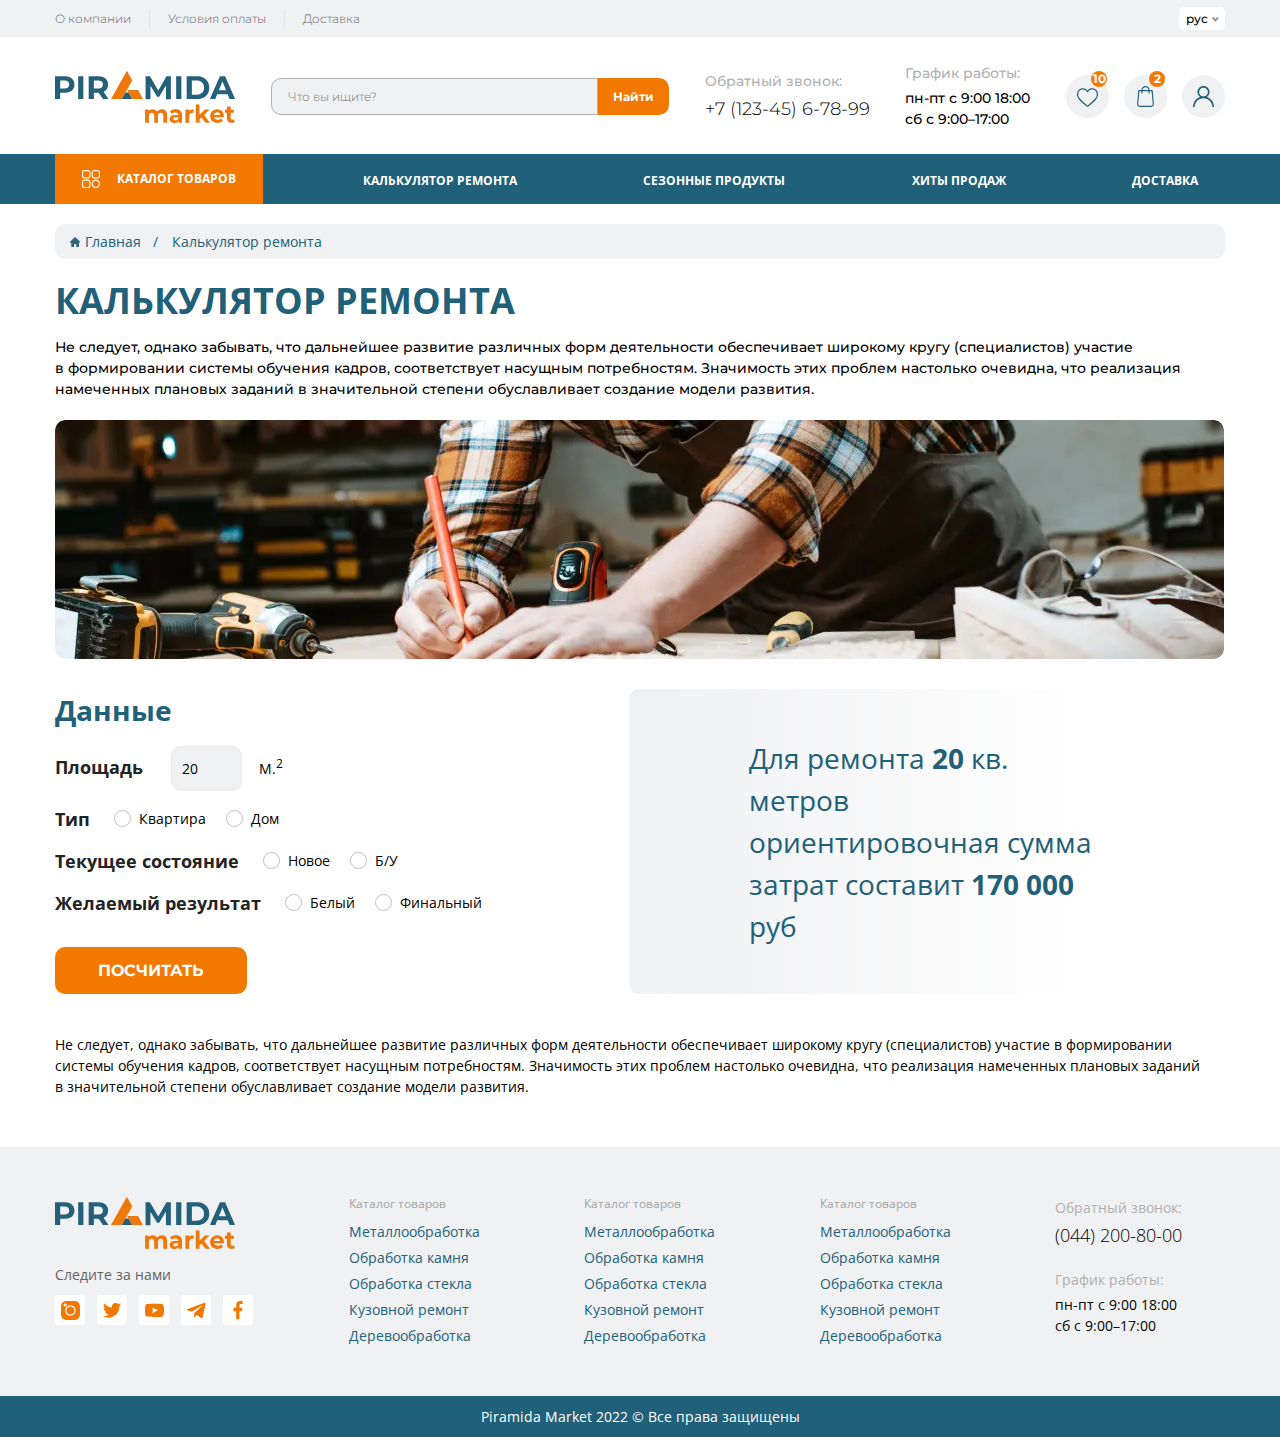
<file: calculator.html>
<!DOCTYPE html>
<html lang="ru">

<head>
  <meta charset="UTF-8">
  <meta http-equiv="X-UA-Compatible" content="IE=edge">
  <meta name="viewport" content="width=device-width, initial-scale=1.0">
  <meta name="theme-color" content="#fff">
  <link rel="shortcut icon" href="img/favicon.ico">
  <title>Калькулятор ремонта</title>
  <link rel="stylesheet" href="css/main.min.css?_v=20230207142403">
</head>

<body>
  <header class="header" data-scroll-header>
    <div class="header-top">
      <div class="container">
        <div class="header-top__inner">
          <nav class="header-info" data-da=".header-mobile,992">
            <ul class="header-info__list">
              <li class="header-info__item">
                <a class="header-info__link" href="">
                  О компании
                </a>
              </li>
              <li class="header-info__item">
                <a class="header-info__link" href="">
                  Условия оплаты
                </a>
              </li>
              <li class="header-info__item">
                <a class="header-info__link" href="">
                  Доставка
                </a>
              </li>
            </ul>
          </nav>
          <div class="language" data-da=".header-bottom__actions,992">
            <select class="language__select default-select" name="language">
              <option selected value="ru">рус</option>
              <option value="eng">eng</option>
            </select>
          </div>
        </div>
      </div>
    </div>
    <div class="header-middle">
      <div class="container">
        <div class="header-middle__inner">
          <a class="logo" href="#">
            <img class="logo__img" width="180" height="52" src="img/logo.svg" alt="">
          </a>
          <div class="header-search" data-da=".header-mobile,620,first">
            <form class="header-search__form">
              <input class="header-search__input" type="text" placeholder="Что вы ищите?">
              <button class="header-search__btn">Найти</button>
            </form>
          </div>
          <div class="callback">
            <p class="callback__title">Обратный звонок:</p>
            <ul class="callback__list">
              <li class="callback__item">
                <a class="callback__link" href="tel:+71234567899">
                  +7 (123-45) 6-78-99
                </a>
              </li>
            </ul>
          </div>
          <div class="worktime" data-da=".header-mobile,992,first">
            <p class="worktime__title">График работы:</p>
            пн-пт с 9:00 18:00
            <br>
            сб с 9:00–17:00
          </div>
          <div class="user-nav" data-da=".header-bottom__actions,992,1">
            <a class="user-nav__link" href="">
              <svg width="21" height="21">
                <use xlink:href="img/sprite.svg#svg-heart"></use>
              </svg>
              <span class="user-nav__digit">10</span>
            </a>
            <a class="user-nav__link" href="">
              <svg width="21" height="21">
                <use xlink:href="img/sprite.svg#svg-cart"></use>
              </svg>
              <span class="user-nav__digit">2</span>
            </a>
            <a class="user-nav__link" href="">
              <svg width="21" height="21">
                <use xlink:href="img/sprite.svg#svg-user"></use>
              </svg>
            </a>
          </div>
        </div>
      </div>
    </div>
    <div class="header-bottom">
      <div class="container">
        <div class="header-bottom__inner">
          <nav class="menu" data-da=".header-mobile,992,first">
            <ul class="menu__list menu-list">
              <li class="menu__item">
                <a class="menu__link catalog-link" href="catalog.html">
                  Каталог товаров
                </a>
              </li>
              <li class="menu__item">
                <a class="menu__link" href="calculator.html">
                  Калькулятор ремонта
                </a>
              </li>
              <li class="menu__item">
                <a class="menu__link" href="#season">
                  Сезонные продукты
                </a>
              </li>
              <li class="menu__item">
                <a class="menu__link" href="#hit">
                  Хиты продаж
                </a>
              </li>
              <li class="menu__item">
                <a class="menu__link" href="">
                  Доставка
                </a>
              </li>
            </ul>
          </nav>
          <div class="header-bottom__actions"></div>
          <button class="menu-btn" aria-label="Открыть меню">
            <span></span>
          </button>
        </div>
      </div>
    </div>
    <div class="header-mobile"></div>
  </header>
<main class="main offset-y">
  <div class="breadcrumbs">
  <div class="container">
    <ul class="breadcrumbs__list h-scroll">
      <li class="breadcrumbs__item breadcrumbs__item--home">
        <a href="#">Главная</a>
      </li>
      <li class="breadcrumbs__item">
        <span>Калькулятор ремонта</span>
      </li>
    </ul>
  </div>
</div>
  <section class="page sect-m">
    <div class="container">
      <div class="content">
        <div class="text">
          <h1>Калькулятор ремонта</h1>
          <p>Не следует, однако забывать, что дальнейшее развитие различных форм деятельности обеспечивает широкому
            кругу
            (специалистов) участие в формировании системы обучения кадров, соответствует насущным потребностям.
            Значимость
            этих
            проблем настолько очевидна, что реализация намеченных плановых заданий в значительной степени обуславливает
            создание
            модели развития.
          </p>
        </div>
        <picture><source srcset="img/content/calc.webp" type="image/webp"><img src="img/content/calc.jpg" alt=""></picture>
      </div>
      <div class="calculator">
        <div class="calculator__inner">
          <form class="calculator__form">
            <div class="calculator__title">Данные</div>
            <div class="calculator__body">
              <div class="calculator__row">
                <label class="calculator__label">
                  <span class="calculator__text">Площадь</span>
                  <input class="calculator__input" autocomplete="off" name="square" type="number" min="0" value="20" max="9999">
                  <span class="calculator__meta">М.<sup>2</sup></span>
                </label>
              </div>
              <div class="calculator__row">
                <span class="calculator__text">Тип</span>
                <label class="custom-radio calculator__label">
                  <input type="radio" name="type" value="type">
                  <span>Квартира</span>
                </label>
                <label class="custom-radio calculator__label">
                  <input type="radio" name="type" value="1.2">
                  <span>Дом</span>
                </label>
              </div>
              <div class="calculator__row">
                <span class="calculator__text">Текущее состояние</span>
                <label class="custom-radio calculator__label">
                  <input type="radio" name="current-condition" value="1">
                  <span>Новое</span>
                </label>
                <label class="custom-radio calculator__label">
                  <input type="radio" name="current-condition" value="1.1">
                  <span>Б/У</span>
                </label>
              </div>
              <div class="calculator__row">
                <span class="calculator__text">Желаемый результат</span>
                <label class="custom-radio calculator__label">
                  <input type="radio" name="result" value="1">
                  <span>Белый</span>
                </label>
                <label class="custom-radio calculator__label">
                  <input type="radio" name="result" value="1.1">
                  <span>Финальный</span>
                </label>
              </div>
            </div>
            <button class="calculator__btn btn" type="submit">Посчитать</button>
          </form>
          <div class="calculator__result">
            <p>Для ремонта <span class="calculator__square">20</span> кв. метров ориентировочная сумма затрат составит <span class="calculator__price">170 000</span> руб</p>
          </div>
        </div>
      </div>
      <p>Не следует, однако забывать, что дальнейшее развитие различных форм деятельности обеспечивает широкому кругу
      (специалистов) участие в формировании системы обучения кадров, соответствует насущным потребностям. Значимость этих
      проблем настолько очевидна, что реализация намеченных плановых заданий в значительной степени обуславливает создание
      модели развития.</p>
    </div>
  </section>
</main>
<footer class="footer">
  <div class="footer-top">
    <div class="container">
      <div class="footer-top__inner">
        <div class="footer-info">
          <a class="logo footer-info__logo" href="#">
            <img class="logo__img" width="180" height="52" src="img/logo.svg" alt="">
          </a>
          <p class="footer-info__text">
            Следите за нами
          </p>
          <ul class="footer-info__list social">
            <li class="social__item">
              <a class="social__link" href="#">
                <svg width="19" height="19">
                  <use xlink:href="img/sprite.svg#svg-inst"></use>
                </svg>
              </a>
            </li>
            <li class="social__item">
              <a class="social__link" href="#">
                <svg width="19" height="19">
                  <use xlink:href="img/sprite.svg#svg-twit"></use>
                </svg>
              </a>
            </li>
            <li class="social__item">
              <a class="social__link" href="#">
                <svg width="19" height="19">
                  <use xlink:href="img/sprite.svg#svg-yt"></use>
                </svg>
              </a>
            </li>
            <li class="social__item">
              <a class="social__link" href="#">
                <svg width="19" height="19">
                  <use xlink:href="img/sprite.svg#svg-tg"></use>
                </svg>
              </a>
            </li>
            <li class="social__item">
              <a class="social__link" href="#">
                <svg width="19" height="19">
                  <use xlink:href="img/sprite.svg#svg-fb"></use>
                </svg>
              </a>
            </li>
          </ul>
        </div>
        <div class="footer-top__items">
          <div class="footer-top__item">
            <h5 class="footer-top__title">Каталог товаров</h5>
            <ul class="footer-top__list nav-list">
              <li class="nav-list__item">
                <a class="nav-list__link" href="#">Металлообработка</a>
              </li>
              <li class="nav-list__item">
                <a class="nav-list__link" href="#">Обработка камня</a>
              </li>
              <li class="nav-list__item">
                <a class="nav-list__link" href="#">Обработка стекла</a>
              </li>
              <li class="nav-list__item">
                <a class="nav-list__link" href="#">Кузовной ремонт</a>
              </li>
              <li class="nav-list__item">
                <a class="nav-list__link" href="#">Деревообработка</a>
              </li>
            </ul>
          </div>
          <div class="footer-top__item">
            <h5 class="footer-top__title">Каталог товаров</h5>
            <ul class="footer-top__list nav-list">
              <li class="nav-list__item">
                <a class="nav-list__link" href="#">Металлообработка</a>
              </li>
              <li class="nav-list__item">
                <a class="nav-list__link" href="#">Обработка камня</a>
              </li>
              <li class="nav-list__item">
                <a class="nav-list__link" href="#">Обработка стекла</a>
              </li>
              <li class="nav-list__item">
                <a class="nav-list__link" href="#">Кузовной ремонт</a>
              </li>
              <li class="nav-list__item">
                <a class="nav-list__link" href="#">Деревообработка</a>
              </li>
            </ul>
          </div>
          <div class="footer-top__item">
            <h5 class="footer-top__title">Каталог товаров</h5>
            <ul class="footer-top__list nav-list">
              <li class="nav-list__item">
                <a class="nav-list__link" href="#">Металлообработка</a>
              </li>
              <li class="nav-list__item">
                <a class="nav-list__link" href="#">Обработка камня</a>
              </li>
              <li class="nav-list__item">
                <a class="nav-list__link" href="#">Обработка стекла</a>
              </li>
              <li class="nav-list__item">
                <a class="nav-list__link" href="#">Кузовной ремонт</a>
              </li>
              <li class="nav-list__item">
                <a class="nav-list__link" href="#">Деревообработка</a>
              </li>
            </ul>
          </div>
          <div class="footer-top__item">
            <div class="callback">
              <p class="callback__title">Обратный звонок:</p>
              <ul class="callback__list">
                <li class="callback__item">
                  <a class="callback__link" href="tel:0442008000">
                    <span>(044) 200-80-00</span>
                  </a>
                </li>
              </ul>
            </div>
            <div class="worktime">
              <p class="worktime__title">График работы:</p>
              пн-пт с 9:00 18:00
              <br>
              сб с 9:00–17:00
            </div>
          </div>
        </div>
      </div>
    </div>
  </div>
  <div class="footer-bottom">
    <p class="copyright">
      Piramida Market 2022 © Все права защищены
    </p>
  </div>
</footer>
  <script src="js/index.min.js?_v=20230207142403"></script>
</body>

</html>
</file>
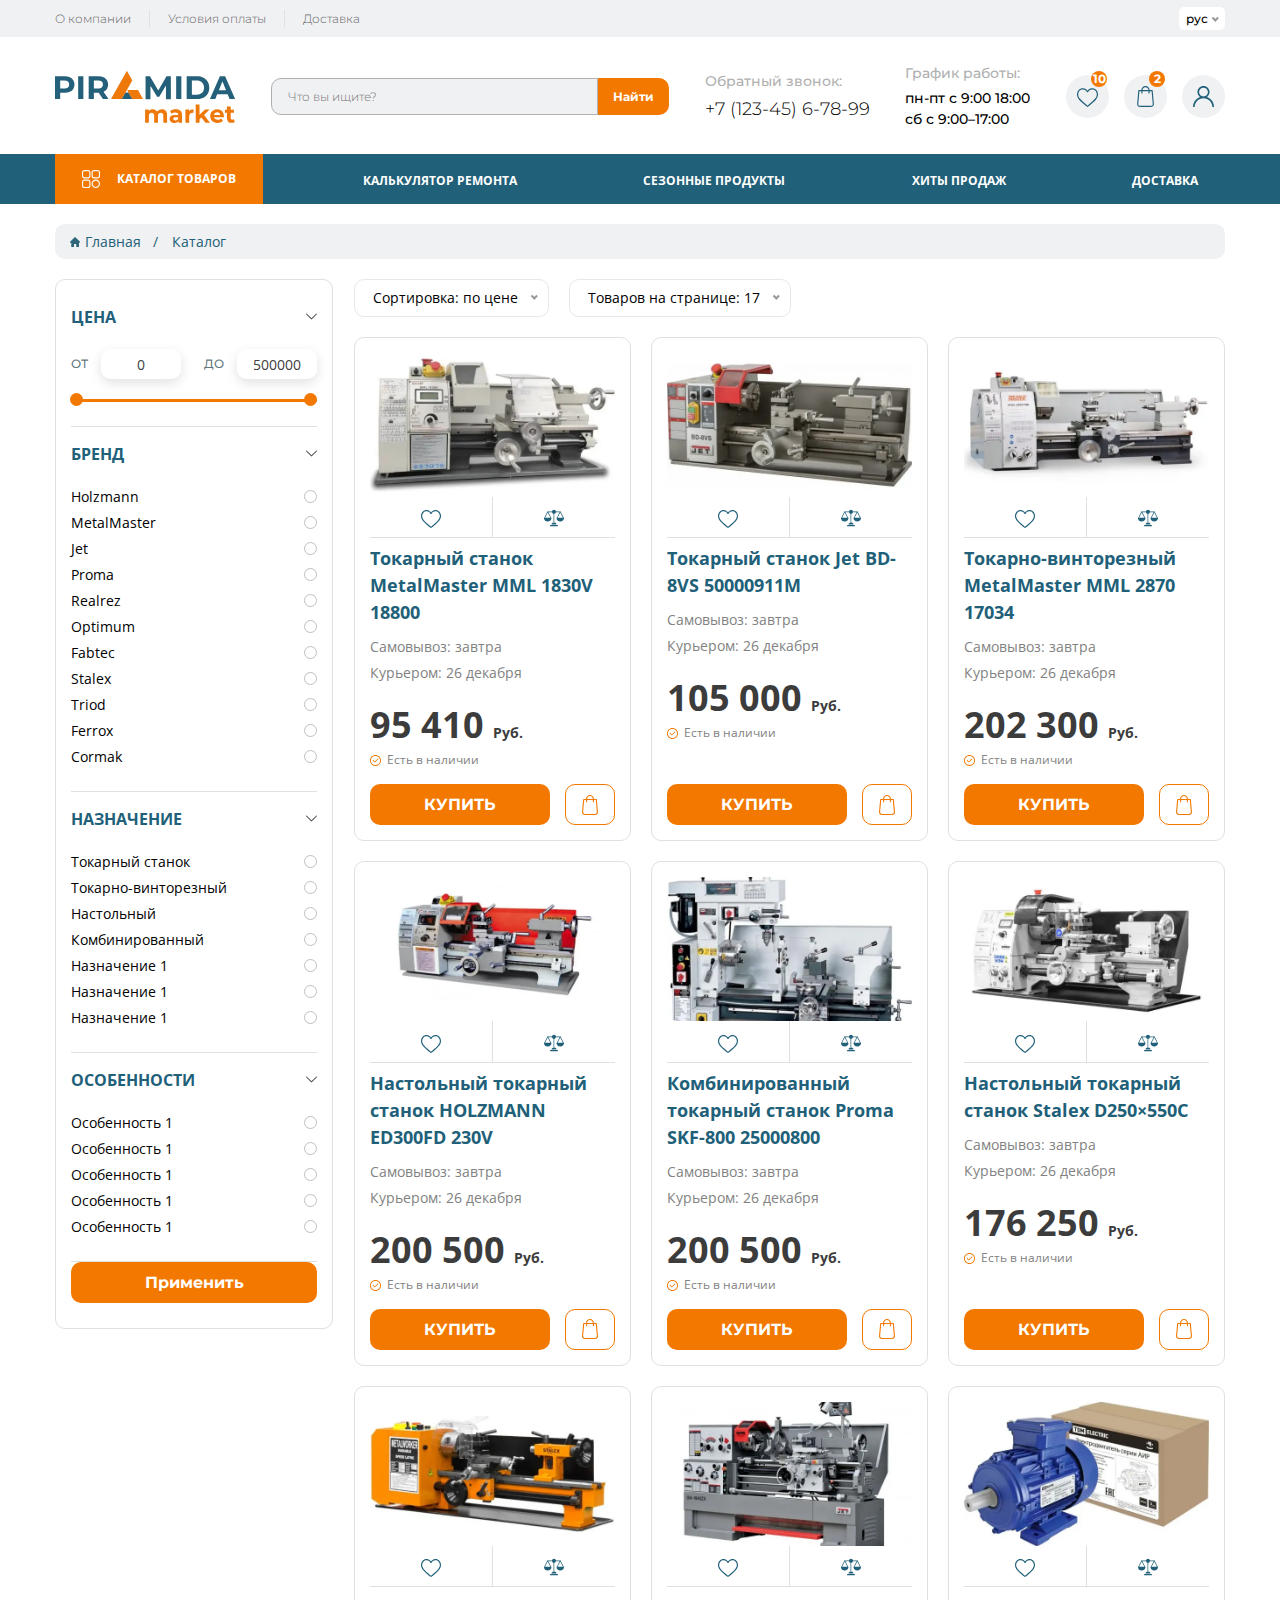
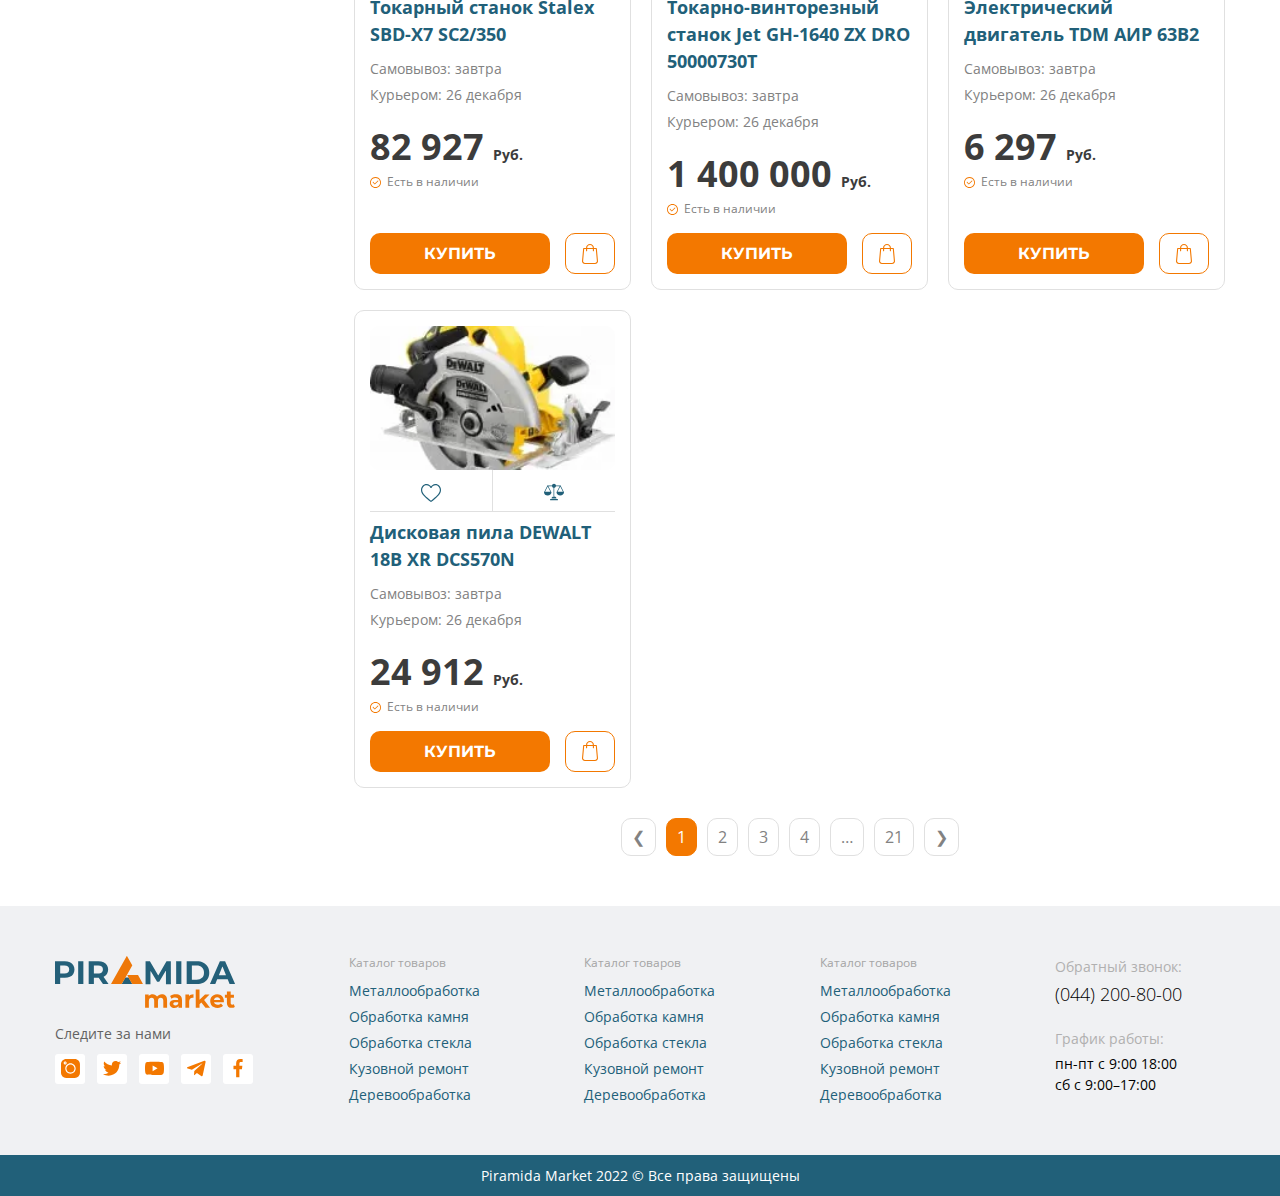
<file: catalog.html>
<!DOCTYPE html>
<html lang="ru">

<head>
  <meta charset="UTF-8">
  <meta http-equiv="X-UA-Compatible" content="IE=edge">
  <meta name="viewport" content="width=device-width, initial-scale=1.0">
  <meta name="theme-color" content="#fff">
  <link rel="shortcut icon" href="img/favicon.ico">
  <title>Каталог товаров</title>
  <link rel="stylesheet" href="css/main.min.css?_v=20230207142403">
</head>

<body>
  <header class="header" data-scroll-header>
    <div class="header-top">
      <div class="container">
        <div class="header-top__inner">
          <nav class="header-info" data-da=".header-mobile,992">
            <ul class="header-info__list">
              <li class="header-info__item">
                <a class="header-info__link" href="">
                  О компании
                </a>
              </li>
              <li class="header-info__item">
                <a class="header-info__link" href="">
                  Условия оплаты
                </a>
              </li>
              <li class="header-info__item">
                <a class="header-info__link" href="">
                  Доставка
                </a>
              </li>
            </ul>
          </nav>
          <div class="language" data-da=".header-bottom__actions,992">
            <select class="language__select default-select" name="language">
              <option selected value="ru">рус</option>
              <option value="eng">eng</option>
            </select>
          </div>
        </div>
      </div>
    </div>
    <div class="header-middle">
      <div class="container">
        <div class="header-middle__inner">
          <a class="logo" href="#">
            <img class="logo__img" width="180" height="52" src="img/logo.svg" alt="">
          </a>
          <div class="header-search" data-da=".header-mobile,620,first">
            <form class="header-search__form">
              <input class="header-search__input" type="text" placeholder="Что вы ищите?">
              <button class="header-search__btn">Найти</button>
            </form>
          </div>
          <div class="callback">
            <p class="callback__title">Обратный звонок:</p>
            <ul class="callback__list">
              <li class="callback__item">
                <a class="callback__link" href="tel:+71234567899">
                  +7 (123-45) 6-78-99
                </a>
              </li>
            </ul>
          </div>
          <div class="worktime" data-da=".header-mobile,992,first">
            <p class="worktime__title">График работы:</p>
            пн-пт с 9:00 18:00
            <br>
            сб с 9:00–17:00
          </div>
          <div class="user-nav" data-da=".header-bottom__actions,992,1">
            <a class="user-nav__link" href="">
              <svg width="21" height="21">
                <use xlink:href="img/sprite.svg#svg-heart"></use>
              </svg>
              <span class="user-nav__digit">10</span>
            </a>
            <a class="user-nav__link" href="">
              <svg width="21" height="21">
                <use xlink:href="img/sprite.svg#svg-cart"></use>
              </svg>
              <span class="user-nav__digit">2</span>
            </a>
            <a class="user-nav__link" href="">
              <svg width="21" height="21">
                <use xlink:href="img/sprite.svg#svg-user"></use>
              </svg>
            </a>
          </div>
        </div>
      </div>
    </div>
    <div class="header-bottom">
      <div class="container">
        <div class="header-bottom__inner">
          <nav class="menu" data-da=".header-mobile,992,first">
            <ul class="menu__list menu-list">
              <li class="menu__item">
                <a class="menu__link catalog-link" href="catalog.html">
                  Каталог товаров
                </a>
              </li>
              <li class="menu__item">
                <a class="menu__link" href="calculator.html">
                  Калькулятор ремонта
                </a>
              </li>
              <li class="menu__item">
                <a class="menu__link" href="#season">
                  Сезонные продукты
                </a>
              </li>
              <li class="menu__item">
                <a class="menu__link" href="#hit">
                  Хиты продаж
                </a>
              </li>
              <li class="menu__item">
                <a class="menu__link" href="">
                  Доставка
                </a>
              </li>
            </ul>
          </nav>
          <div class="header-bottom__actions"></div>
          <button class="menu-btn" aria-label="Открыть меню">
            <span></span>
          </button>
        </div>
      </div>
    </div>
    <div class="header-mobile"></div>
  </header>
<main class="main offset-y">
  <div class="breadcrumbs">
  <div class="container">
    <ul class="breadcrumbs__list h-scroll">
      <li class="breadcrumbs__item breadcrumbs__item--home">
        <a href="#">Главная</a>
      </li>
      <li class="breadcrumbs__item">
        <span>Каталог</span>
      </li>
    </ul>
  </div>
</div>
  <section class="catalog">
    <div class="container">
      <div class="catalog__inner">
        <aside class="sidebar catalog__sidebar">
  <form class="catalog__sidebar-form">
    <ul class="catalog__sidebar-list">
      <li class="widget spoiler" data-spoilers>
  <p class="widget__title dropdown-btn active" data-spoiler>Цена</p>
  <div class="widget__wrapper price-filter dropdown-body">
    <div class="price-filter__body">
      <div class="price-filter__box">
        <span class="price-filter__text">От</span>
        <label class="price-filter__label">
          <input class="price-filter__input" id="input-0" type="number" min="0" max="500000" readonly>
        </label>
      </div>
      <div class="price-filter__box">
        <span class="price-filter__text">До</span>
        <label class="price-filter__label">
          <input class="price-filter__input" id="input-1" type="number" min="0" max="500000" readonly>
        </label>
      </div>
    </div>
    <div class="price-slider" id="price-slider"></div>
  </div>
</li>
      <li class="widget spoiler" data-spoilers>
  <p class="widget__title dropdown-btn active" data-spoiler>Бренд</p>
  <div class="widget__wrapper checkbox-filter dropdown-body">
    <div class="checkbox-filter__body">
      <div class="checkbox-filter__box">
        <label class="custom-checkbox">
          <input type="checkbox">
          <span>Holzmann</span>
        </label>
      </div>
      <div class="checkbox-filter__box">
        <label class="custom-checkbox">
          <input type="checkbox">
          <span>MetalMaster</span>
        </label>
      </div>
      <div class="checkbox-filter__box">
        <label class="custom-checkbox">
          <input type="checkbox">
          <span>Jet</span>
        </label>
      </div>
      <div class="checkbox-filter__box">
        <label class="custom-checkbox">
          <input type="checkbox">
          <span>Proma</span>
        </label>
      </div>
      <div class="checkbox-filter__box">
        <label class="custom-checkbox">
          <input type="checkbox">
          <span>Realrez</span>
        </label>
      </div>
      <div class="checkbox-filter__box">
        <label class="custom-checkbox">
          <input type="checkbox">
          <span>Optimum</span>
        </label>
      </div>
      <div class="checkbox-filter__box">
        <label class="custom-checkbox">
          <input type="checkbox">
          <span>Fabtec</span>
        </label>
      </div>
      <div class="checkbox-filter__box">
        <label class="custom-checkbox">
          <input type="checkbox">
          <span>Stalex</span>
        </label>
      </div>
      <div class="checkbox-filter__box">
        <label class="custom-checkbox">
          <input type="checkbox">
          <span>Triod</span>
        </label>
      </div>
      <div class="checkbox-filter__box">
        <label class="custom-checkbox">
          <input type="checkbox">
          <span>Ferrox</span>
        </label>
      </div>
      <div class="checkbox-filter__box">
        <label class="custom-checkbox">
          <input type="checkbox">
          <span>Cormak</span>
        </label>
      </div>
    </div>
  </div>
</li>
<li class="widget spoiler" data-spoilers>
  <p class="widget__title dropdown-btn active" data-spoiler>Назначение</p>
  <div class="widget__wrapper checkbox-filter dropdown-body">
    <div class="checkbox-filter__body">
      <div class="checkbox-filter__box">
        <label class="custom-checkbox">
          <input type="checkbox">
          <span>Токарный станок</span>
        </label>
      </div>
      <div class="checkbox-filter__box">
        <label class="custom-checkbox">
          <input type="checkbox">
          <span>Токарно-винторезный</span>
        </label>
      </div>
      <div class="checkbox-filter__box">
        <label class="custom-checkbox">
          <input type="checkbox">
          <span>Настольный</span>
        </label>
      </div>
      <div class="checkbox-filter__box">
        <label class="custom-checkbox">
          <input type="checkbox">
          <span>Комбинированный</span>
        </label>
      </div>
      <div class="checkbox-filter__box">
        <label class="custom-checkbox">
          <input type="checkbox">
          <span>Назначение 1</span>
        </label>
      </div>
      <div class="checkbox-filter__box">
        <label class="custom-checkbox">
          <input type="checkbox">
          <span>Назначение 1</span>
        </label>
      </div>
      <div class="checkbox-filter__box">
        <label class="custom-checkbox">
          <input type="checkbox">
          <span>Назначение 1</span>
        </label>
      </div>
    </div>
  </div>
</li>
<li class="widget spoiler" data-spoilers>
  <p class="widget__title dropdown-btn active" data-spoiler>Особенности</p>
  <div class="widget__wrapper checkbox-filter dropdown-body">
    <div class="checkbox-filter__body">
      <div class="checkbox-filter__box">
        <label class="custom-checkbox">
          <input type="checkbox">
          <span>Особенность 1</span>
        </label>
      </div>
      <div class="checkbox-filter__box">
        <label class="custom-checkbox">
          <input type="checkbox">
          <span>Особенность 1</span>
        </label>
      </div>
      <div class="checkbox-filter__box">
        <label class="custom-checkbox">
          <input type="checkbox">
          <span>Особенность 1</span>
        </label>
      </div>
      <div class="checkbox-filter__box">
        <label class="custom-checkbox">
          <input type="checkbox">
          <span>Особенность 1</span>
        </label>
      </div>
      <div class="checkbox-filter__box">
        <label class="custom-checkbox">
          <input type="checkbox">
          <span>Особенность 1</span>
        </label>
      </div>
    </div>
  </div>
</li>
    </ul>
    <button class="btn catalog__sidebar-btn">Применить</button>
  </form>
</aside>
        <div class="catalog__wrapper">
  <button class="catalog__btn catalog-btn" aria-label="Открыть фильтры"></button>
  <div class="catalog__top">
    <form class="catalog__top-form">
      <select class="default-select catalog__rating" name="sorting">
        <option selected value="sort_price">Сортировка: по цене</option>
        <option value="sort_rate">Сортировка: по рейтингу</option>
        <option value="sort_date">Сортировка: по дате</option>
        <option value="sort_abc">Сортировка: по алфавиту</option>
      </select>
      <select class="default-select catalog__amount" name="amount">
        <option selected value="value_1">Товаров на странице: 17</option>
        <option value="value_2">Товаров на странице: 24</option>
        <option value="value_2">Товаров на странице: 30</option>
      </select>
    </form>
  </div>
  <ul class="catalog-list catalog__list">
    <li class="catalog__item product-card">
  <a class="product-card__img" href="single.html">
    <picture><source srcset="img/content/products/1p.webp" type="image/webp"><img src="img/content/products/1p.jpg" alt=""></picture>
  </a>
  <div class="product-card__links card-action">
    <button class="card-action__link favorite-link">
      <svg width="20" height="20">
        <use xlink:href="img/sprite.svg#svg-heart"></use>
      </svg>
    </button>
    <a class="card-action__link compare-link" href="single.html">
      <svg width="20" height="20">
        <use xlink:href="img/sprite.svg#svg-compare"></use>
      </svg>
    </a>
  </div>
  <div class="product-card__content">
    <h3 class="product-card__title">
      <a class="product-card__link" href="single.html">Токарный станок MetalMaster MML 1830V 18800</a>
    </h3>
    <div class="product-card__text">
      <p>Самовывоз: завтра</p>
      <p>Курьером: 26 декабря</p>
    </div>
    <div class="product-card__price">
      95 410 <span class="currency">Руб.</span>
    </div>
    <span class="product-card__status avblty-status in-stock">
      Есть в наличии
    </span>
  </div>
  <div class="product-card__actions">
    <a class="product-card__btn btn" href="/single.html">Купить</a>
    <button class="product-card__basket" aria-label="Добавить в корзину">
      <svg width="20" height="20">
        <use xlink:href="img/sprite.svg#svg-cart"></use>
      </svg>
    </button>
  </div>
</li><li class="catalog__item product-card">
  <a class="product-card__img" href="single.html">
    <picture><source srcset="img/content/products/2p.webp" type="image/webp"><img src="img/content/products/2p.jpg" alt=""></picture>
  </a>
  <div class="product-card__links card-action">
    <button class="card-action__link favorite-link">
      <svg width="20" height="20">
        <use xlink:href="img/sprite.svg#svg-heart"></use>
      </svg>
    </button>
    <a class="card-action__link compare-link" href="single.html">
      <svg width="20" height="20">
        <use xlink:href="img/sprite.svg#svg-compare"></use>
      </svg>
    </a>
  </div>
  <div class="product-card__content">
    <h3 class="product-card__title">
      <a class="product-card__link" href="single.html">Токарный станок Jet BD-8VS 50000911M</a>
    </h3>
    <div class="product-card__text">
      <p>Самовывоз: завтра</p>
      <p>Курьером: 26 декабря</p>
    </div>
    <div class="product-card__price">
      105 000 <span class="currency">Руб.</span>
    </div>
    <span class="product-card__status avblty-status in-stock">
      Есть в наличии
    </span>
  </div>
  <div class="product-card__actions">
    <a class="product-card__btn btn" href="/single.html">Купить</a>
    <button class="product-card__basket" aria-label="Добавить в корзину">
      <svg width="20" height="20">
        <use xlink:href="img/sprite.svg#svg-cart"></use>
      </svg>
    </button>
  </div>
</li><li class="catalog__item product-card">
  <a class="product-card__img" href="single.html">
    <picture><source srcset="img/content/products/3p.webp" type="image/webp"><img src="img/content/products/3p.jpg" alt=""></picture>
  </a>
  <div class="product-card__links card-action">
    <button class="card-action__link favorite-link">
      <svg width="20" height="20">
        <use xlink:href="img/sprite.svg#svg-heart"></use>
      </svg>
    </button>
    <a class="card-action__link compare-link" href="single.html">
      <svg width="20" height="20">
        <use xlink:href="img/sprite.svg#svg-compare"></use>
      </svg>
    </a>
  </div>
  <div class="product-card__content">
    <h3 class="product-card__title">
      <a class="product-card__link" href="single.html">Токарно-винторезный MetalMaster MML 2870 17034</a>
    </h3>
    <div class="product-card__text">
      <p>Самовывоз: завтра</p>
      <p>Курьером: 26 декабря</p>
    </div>
    <div class="product-card__price">
      202 300 <span class="currency">Руб.</span>
    </div>
    <span class="product-card__status avblty-status in-stock">
      Есть в наличии
    </span>
  </div>
  <div class="product-card__actions">
    <a class="product-card__btn btn" href="/single.html">Купить</a>
    <button class="product-card__basket" aria-label="Добавить в корзину">
      <svg width="20" height="20">
        <use xlink:href="img/sprite.svg#svg-cart"></use>
      </svg>
    </button>
  </div>
</li><li class="catalog__item product-card">
  <a class="product-card__img" href="single.html">
    <picture><source srcset="img/content/products/4p.webp" type="image/webp"><img src="img/content/products/4p.jpg" alt=""></picture>
  </a>
  <div class="product-card__links card-action">
    <button class="card-action__link favorite-link">
      <svg width="20" height="20">
        <use xlink:href="img/sprite.svg#svg-heart"></use>
      </svg>
    </button>
    <a class="card-action__link compare-link" href="single.html">
      <svg width="20" height="20">
        <use xlink:href="img/sprite.svg#svg-compare"></use>
      </svg>
    </a>
  </div>
  <div class="product-card__content">
    <h3 class="product-card__title">
      <a class="product-card__link" href="single.html">Настольный токарный станок HOLZMANN ED300FD 230V</a>
    </h3>
    <div class="product-card__text">
      <p>Самовывоз: завтра</p>
      <p>Курьером: 26 декабря</p>
    </div>
    <div class="product-card__price">
      200 500 <span class="currency">Руб.</span>
    </div>
    <span class="product-card__status avblty-status in-stock">
      Есть в наличии
    </span>
  </div>
  <div class="product-card__actions">
    <a class="product-card__btn btn" href="/single.html">Купить</a>
    <button class="product-card__basket" aria-label="Добавить в корзину">
      <svg width="20" height="20">
        <use xlink:href="img/sprite.svg#svg-cart"></use>
      </svg>
    </button>
  </div>
</li><li class="catalog__item product-card">
  <a class="product-card__img" href="single.html">
    <picture><source srcset="img/content/products/5p.webp" type="image/webp"><img src="img/content/products/5p.jpg" alt=""></picture>
  </a>
  <div class="product-card__links card-action">
    <button class="card-action__link favorite-link">
      <svg width="20" height="20">
        <use xlink:href="img/sprite.svg#svg-heart"></use>
      </svg>
    </button>
    <a class="card-action__link compare-link" href="single.html">
      <svg width="20" height="20">
        <use xlink:href="img/sprite.svg#svg-compare"></use>
      </svg>
    </a>
  </div>
  <div class="product-card__content">
    <h3 class="product-card__title">
      <a class="product-card__link" href="single.html">Комбинированный токарный станок Proma SKF-800 25000800</a>
    </h3>
    <div class="product-card__text">
      <p>Самовывоз: завтра</p>
      <p>Курьером: 26 декабря</p>
    </div>
    <div class="product-card__price">
      200 500 <span class="currency">Руб.</span>
    </div>
    <span class="product-card__status avblty-status in-stock">
      Есть в наличии
    </span>
  </div>
  <div class="product-card__actions">
    <a class="product-card__btn btn" href="/single.html">Купить</a>
    <button class="product-card__basket" aria-label="Добавить в корзину">
      <svg width="20" height="20">
        <use xlink:href="img/sprite.svg#svg-cart"></use>
      </svg>
    </button>
  </div>
</li><li class="catalog__item product-card">
  <a class="product-card__img" href="single.html">
    <picture><source srcset="img/content/products/10p.webp" type="image/webp"><img src="img/content/products/10p.jpg" alt=""></picture>
  </a>
  <div class="product-card__links card-action">
    <button class="card-action__link favorite-link">
      <svg width="20" height="20">
        <use xlink:href="img/sprite.svg#svg-heart"></use>
      </svg>
    </button>
    <a class="card-action__link compare-link" href="single.html">
      <svg width="20" height="20">
        <use xlink:href="img/sprite.svg#svg-compare"></use>
      </svg>
    </a>
  </div>
  <div class="product-card__content">
    <h3 class="product-card__title">
      <a class="product-card__link" href="single.html">Настольный токарный станок Stalex D250×550C</a>
    </h3>
    <div class="product-card__text">
      <p>Самовывоз: завтра</p>
      <p>Курьером: 26 декабря</p>
    </div>
    <div class="product-card__price">
      176 250 <span class="currency">Руб.</span>
    </div>
    <span class="product-card__status avblty-status in-stock">
      Есть в наличии
    </span>
  </div>
  <div class="product-card__actions">
    <a class="product-card__btn btn" href="/single.html">Купить</a>
    <button class="product-card__basket" aria-label="Добавить в корзину">
      <svg width="20" height="20">
        <use xlink:href="img/sprite.svg#svg-cart"></use>
      </svg>
    </button>
  </div>
</li><li class="catalog__item product-card">
  <a class="product-card__img" href="single.html">
    <picture><source srcset="img/content/products/11p.webp" type="image/webp"><img src="img/content/products/11p.jpg" alt=""></picture>
  </a>
  <div class="product-card__links card-action">
    <button class="card-action__link favorite-link">
      <svg width="20" height="20">
        <use xlink:href="img/sprite.svg#svg-heart"></use>
      </svg>
    </button>
    <a class="card-action__link compare-link" href="single.html">
      <svg width="20" height="20">
        <use xlink:href="img/sprite.svg#svg-compare"></use>
      </svg>
    </a>
  </div>
  <div class="product-card__content">
    <h3 class="product-card__title">
      <a class="product-card__link" href="single.html">Токарный станок Stalex SBD-Х7 SC2/350</a>
    </h3>
    <div class="product-card__text">
      <p>Самовывоз: завтра</p>
      <p>Курьером: 26 декабря</p>
    </div>
    <div class="product-card__price">
      82 927 <span class="currency">Руб.</span>
    </div>
    <span class="product-card__status avblty-status in-stock">
      Есть в наличии
    </span>
  </div>
  <div class="product-card__actions">
    <a class="product-card__btn btn" href="/single.html">Купить</a>
    <button class="product-card__basket" aria-label="Добавить в корзину">
      <svg width="20" height="20">
        <use xlink:href="img/sprite.svg#svg-cart"></use>
      </svg>
    </button>
  </div>
</li><li class="catalog__item product-card">
  <a class="product-card__img" href="single.html">
    <picture><source srcset="img/content/products/12p.webp" type="image/webp"><img src="img/content/products/12p.jpg" alt=""></picture>
  </a>
  <div class="product-card__links card-action">
    <button class="card-action__link favorite-link">
      <svg width="20" height="20">
        <use xlink:href="img/sprite.svg#svg-heart"></use>
      </svg>
    </button>
    <a class="card-action__link compare-link" href="single.html">
      <svg width="20" height="20">
        <use xlink:href="img/sprite.svg#svg-compare"></use>
      </svg>
    </a>
  </div>
  <div class="product-card__content">
    <h3 class="product-card__title">
      <a class="product-card__link" href="single.html">Токарно-винторезный станок Jet GH-1640 ZX DRO 50000730T</a>
    </h3>
    <div class="product-card__text">
      <p>Самовывоз: завтра</p>
      <p>Курьером: 26 декабря</p>
    </div>
    <div class="product-card__price">
      1 400 000 <span class="currency">Руб.</span>
    </div>
    <span class="product-card__status avblty-status in-stock">
      Есть в наличии
    </span>
  </div>
  <div class="product-card__actions">
    <a class="product-card__btn btn" href="/single.html">Купить</a>
    <button class="product-card__basket" aria-label="Добавить в корзину">
      <svg width="20" height="20">
        <use xlink:href="img/sprite.svg#svg-cart"></use>
      </svg>
    </button>
  </div>
</li><li class="catalog__item product-card">
  <a class="product-card__img" href="single.html">
    <picture><source srcset="img/content/products/13p.webp" type="image/webp"><img src="img/content/products/13p.jpg" alt=""></picture>
  </a>
  <div class="product-card__links card-action">
    <button class="card-action__link favorite-link">
      <svg width="20" height="20">
        <use xlink:href="img/sprite.svg#svg-heart"></use>
      </svg>
    </button>
    <a class="card-action__link compare-link" href="single.html">
      <svg width="20" height="20">
        <use xlink:href="img/sprite.svg#svg-compare"></use>
      </svg>
    </a>
  </div>
  <div class="product-card__content">
    <h3 class="product-card__title">
      <a class="product-card__link" href="single.html">Электрический двигатель TDM АИР 63B2</a>
    </h3>
    <div class="product-card__text">
      <p>Самовывоз: завтра</p>
      <p>Курьером: 26 декабря</p>
    </div>
    <div class="product-card__price">
      6 297 <span class="currency">Руб.</span>
    </div>
    <span class="product-card__status avblty-status in-stock">
      Есть в наличии
    </span>
  </div>
  <div class="product-card__actions">
    <a class="product-card__btn btn" href="/single.html">Купить</a>
    <button class="product-card__basket" aria-label="Добавить в корзину">
      <svg width="20" height="20">
        <use xlink:href="img/sprite.svg#svg-cart"></use>
      </svg>
    </button>
  </div>
</li><li class="catalog__item product-card">
  <a class="product-card__img" href="single.html">
    <picture><source srcset="img/content/products/14p.webp" type="image/webp"><img src="img/content/products/14p.jpg" alt=""></picture>
  </a>
  <div class="product-card__links card-action">
    <button class="card-action__link favorite-link">
      <svg width="20" height="20">
        <use xlink:href="img/sprite.svg#svg-heart"></use>
      </svg>
    </button>
    <a class="card-action__link compare-link" href="single.html">
      <svg width="20" height="20">
        <use xlink:href="img/sprite.svg#svg-compare"></use>
      </svg>
    </a>
  </div>
  <div class="product-card__content">
    <h3 class="product-card__title">
      <a class="product-card__link" href="single.html">Дисковая пила DEWALT 18В XR DCS570N</a>
    </h3>
    <div class="product-card__text">
      <p>Самовывоз: завтра</p>
      <p>Курьером: 26 декабря</p>
    </div>
    <div class="product-card__price">
      24 912 <span class="currency">Руб.</span>
    </div>
    <span class="product-card__status avblty-status in-stock">
      Есть в наличии
    </span>
  </div>
  <div class="product-card__actions">
    <a class="product-card__btn btn" href="/single.html">Купить</a>
    <button class="product-card__basket" aria-label="Добавить в корзину">
      <svg width="20" height="20">
        <use xlink:href="img/sprite.svg#svg-cart"></use>
      </svg>
    </button>
  </div>
</li>
  </ul>
  <nav class="pagination">
  <ul class="pagination__list">
    <li class="pagination__arrow"><span>❮</span></li>
    <li class="current"><span>1</span></li>
    <li><a href="#">2</a></li>
    <li><a href="#">3</a></li>
    <li><a href="#">4</a></li>
    <li><a href="#">…</a></li>
    <li><a href="#">21</a></li>
    <li class="pagination__arrow"><a href="#">❯</a></li>
  </ul>
</nav>
</div>
      </div>
    </div>
  </section>
</main>
<footer class="footer">
  <div class="footer-top">
    <div class="container">
      <div class="footer-top__inner">
        <div class="footer-info">
          <a class="logo footer-info__logo" href="#">
            <img class="logo__img" width="180" height="52" src="img/logo.svg" alt="">
          </a>
          <p class="footer-info__text">
            Следите за нами
          </p>
          <ul class="footer-info__list social">
            <li class="social__item">
              <a class="social__link" href="#">
                <svg width="19" height="19">
                  <use xlink:href="img/sprite.svg#svg-inst"></use>
                </svg>
              </a>
            </li>
            <li class="social__item">
              <a class="social__link" href="#">
                <svg width="19" height="19">
                  <use xlink:href="img/sprite.svg#svg-twit"></use>
                </svg>
              </a>
            </li>
            <li class="social__item">
              <a class="social__link" href="#">
                <svg width="19" height="19">
                  <use xlink:href="img/sprite.svg#svg-yt"></use>
                </svg>
              </a>
            </li>
            <li class="social__item">
              <a class="social__link" href="#">
                <svg width="19" height="19">
                  <use xlink:href="img/sprite.svg#svg-tg"></use>
                </svg>
              </a>
            </li>
            <li class="social__item">
              <a class="social__link" href="#">
                <svg width="19" height="19">
                  <use xlink:href="img/sprite.svg#svg-fb"></use>
                </svg>
              </a>
            </li>
          </ul>
        </div>
        <div class="footer-top__items">
          <div class="footer-top__item">
            <h5 class="footer-top__title">Каталог товаров</h5>
            <ul class="footer-top__list nav-list">
              <li class="nav-list__item">
                <a class="nav-list__link" href="#">Металлообработка</a>
              </li>
              <li class="nav-list__item">
                <a class="nav-list__link" href="#">Обработка камня</a>
              </li>
              <li class="nav-list__item">
                <a class="nav-list__link" href="#">Обработка стекла</a>
              </li>
              <li class="nav-list__item">
                <a class="nav-list__link" href="#">Кузовной ремонт</a>
              </li>
              <li class="nav-list__item">
                <a class="nav-list__link" href="#">Деревообработка</a>
              </li>
            </ul>
          </div>
          <div class="footer-top__item">
            <h5 class="footer-top__title">Каталог товаров</h5>
            <ul class="footer-top__list nav-list">
              <li class="nav-list__item">
                <a class="nav-list__link" href="#">Металлообработка</a>
              </li>
              <li class="nav-list__item">
                <a class="nav-list__link" href="#">Обработка камня</a>
              </li>
              <li class="nav-list__item">
                <a class="nav-list__link" href="#">Обработка стекла</a>
              </li>
              <li class="nav-list__item">
                <a class="nav-list__link" href="#">Кузовной ремонт</a>
              </li>
              <li class="nav-list__item">
                <a class="nav-list__link" href="#">Деревообработка</a>
              </li>
            </ul>
          </div>
          <div class="footer-top__item">
            <h5 class="footer-top__title">Каталог товаров</h5>
            <ul class="footer-top__list nav-list">
              <li class="nav-list__item">
                <a class="nav-list__link" href="#">Металлообработка</a>
              </li>
              <li class="nav-list__item">
                <a class="nav-list__link" href="#">Обработка камня</a>
              </li>
              <li class="nav-list__item">
                <a class="nav-list__link" href="#">Обработка стекла</a>
              </li>
              <li class="nav-list__item">
                <a class="nav-list__link" href="#">Кузовной ремонт</a>
              </li>
              <li class="nav-list__item">
                <a class="nav-list__link" href="#">Деревообработка</a>
              </li>
            </ul>
          </div>
          <div class="footer-top__item">
            <div class="callback">
              <p class="callback__title">Обратный звонок:</p>
              <ul class="callback__list">
                <li class="callback__item">
                  <a class="callback__link" href="tel:0442008000">
                    <span>(044) 200-80-00</span>
                  </a>
                </li>
              </ul>
            </div>
            <div class="worktime">
              <p class="worktime__title">График работы:</p>
              пн-пт с 9:00 18:00
              <br>
              сб с 9:00–17:00
            </div>
          </div>
        </div>
      </div>
    </div>
  </div>
  <div class="footer-bottom">
    <p class="copyright">
      Piramida Market 2022 © Все права защищены
    </p>
  </div>
</footer>
  <script src="js/index.min.js?_v=20230207142403"></script>
</body>

</html>
</file>
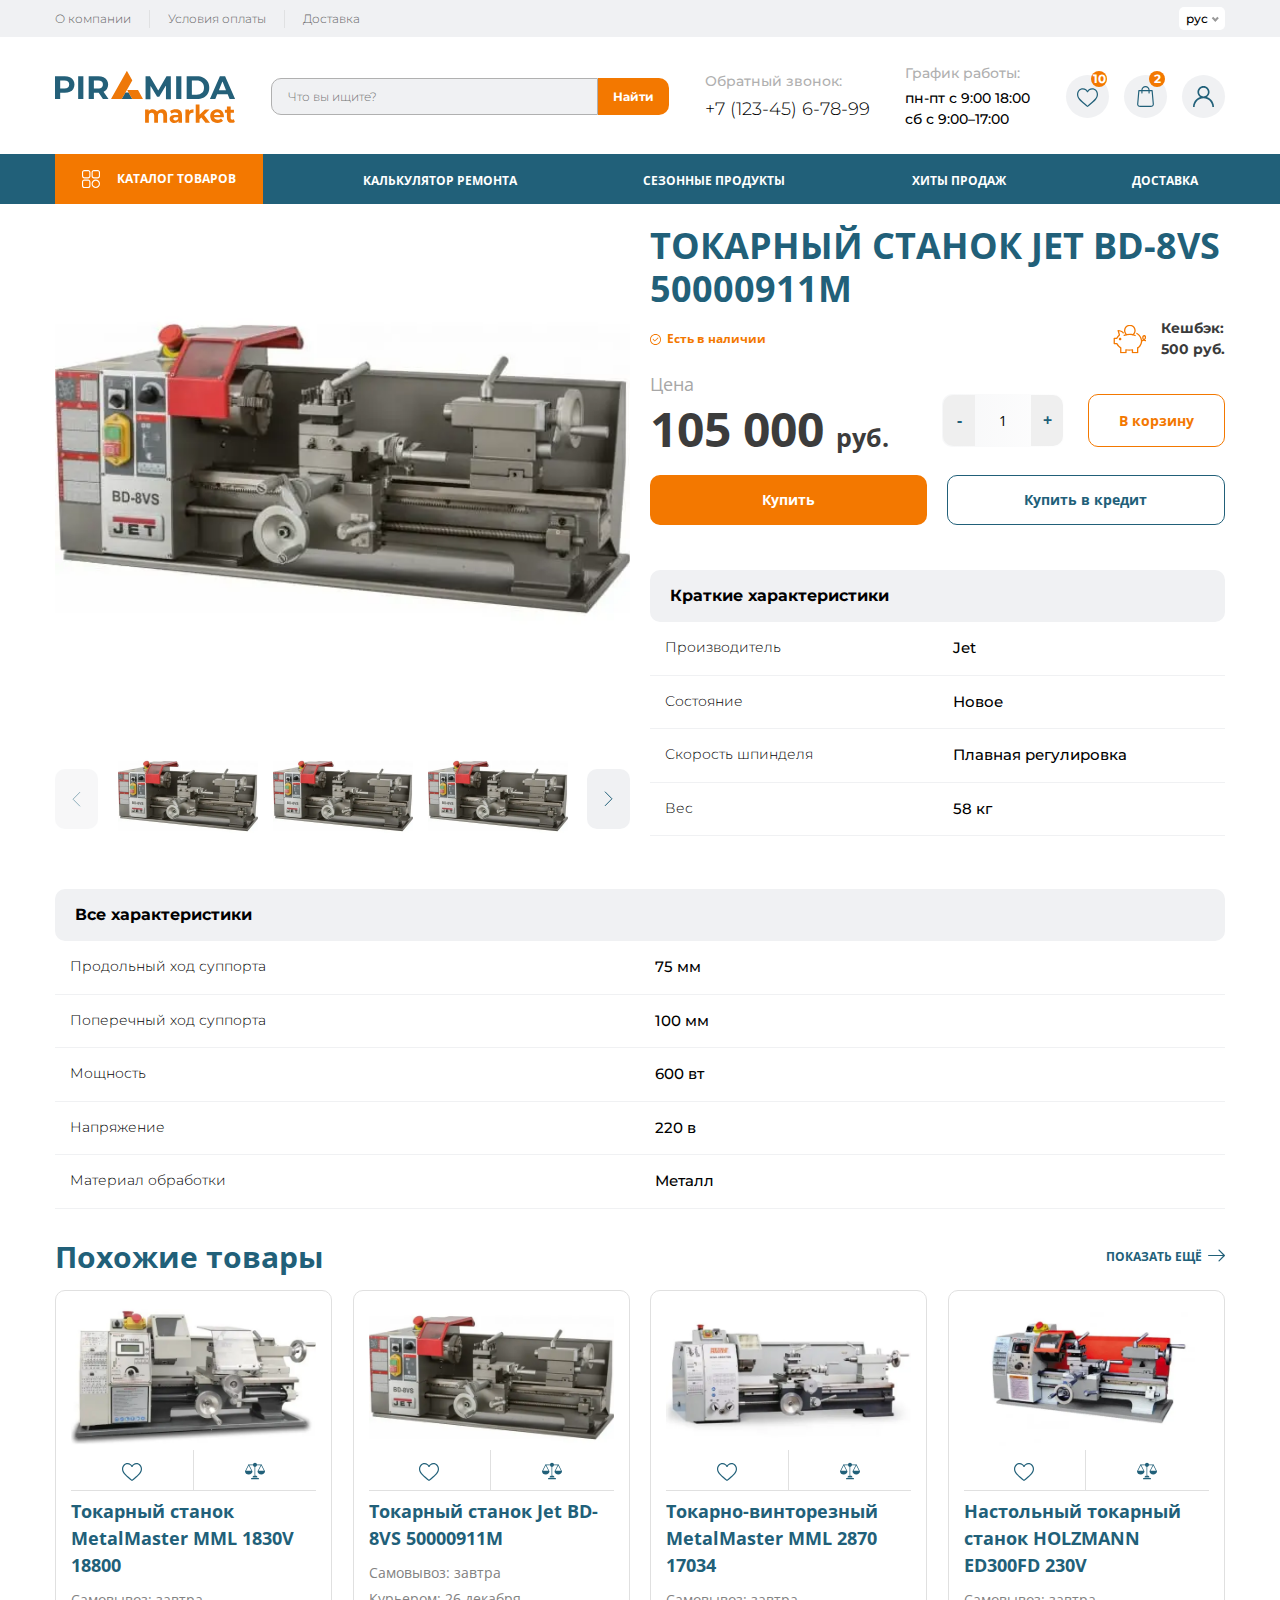
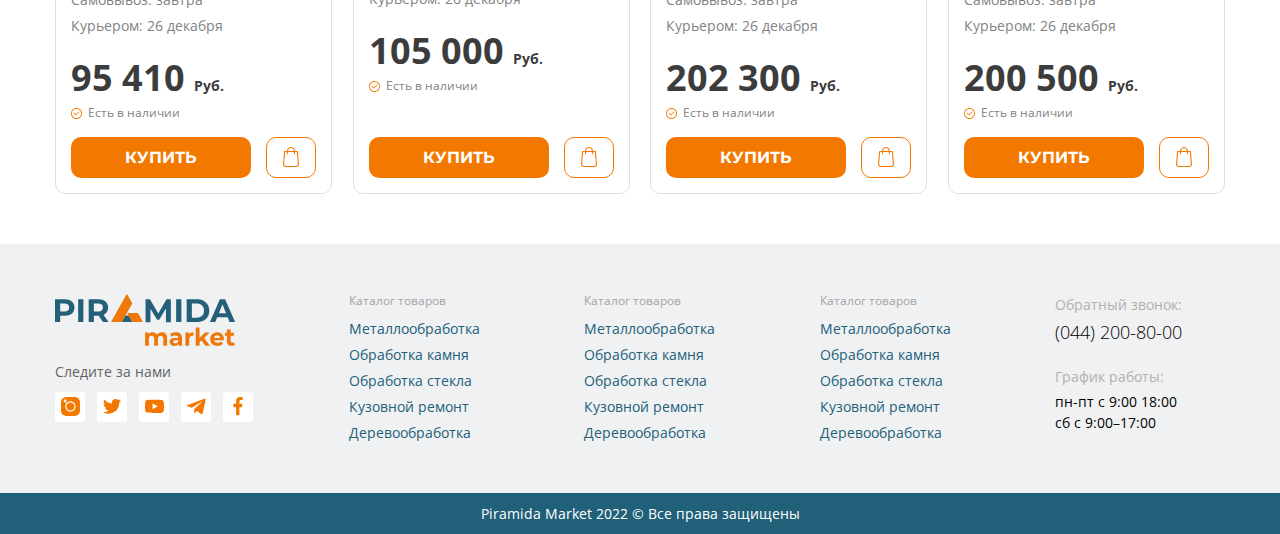
<file: single.html>
<!DOCTYPE html>
<html lang="ru">

<head>
  <meta charset="UTF-8">
  <meta http-equiv="X-UA-Compatible" content="IE=edge">
  <meta name="viewport" content="width=device-width, initial-scale=1.0">
  <meta name="theme-color" content="#fff">
  <link rel="shortcut icon" href="img/favicon.ico">
  <title>Товар</title>
  <link rel="stylesheet" href="css/main.min.css?_v=20230207142403">
</head>

<body>
  <header class="header" data-scroll-header>
    <div class="header-top">
      <div class="container">
        <div class="header-top__inner">
          <nav class="header-info" data-da=".header-mobile,992">
            <ul class="header-info__list">
              <li class="header-info__item">
                <a class="header-info__link" href="">
                  О компании
                </a>
              </li>
              <li class="header-info__item">
                <a class="header-info__link" href="">
                  Условия оплаты
                </a>
              </li>
              <li class="header-info__item">
                <a class="header-info__link" href="">
                  Доставка
                </a>
              </li>
            </ul>
          </nav>
          <div class="language" data-da=".header-bottom__actions,992">
            <select class="language__select default-select" name="language">
              <option selected value="ru">рус</option>
              <option value="eng">eng</option>
            </select>
          </div>
        </div>
      </div>
    </div>
    <div class="header-middle">
      <div class="container">
        <div class="header-middle__inner">
          <a class="logo" href="#">
            <img class="logo__img" width="180" height="52" src="img/logo.svg" alt="">
          </a>
          <div class="header-search" data-da=".header-mobile,620,first">
            <form class="header-search__form">
              <input class="header-search__input" type="text" placeholder="Что вы ищите?">
              <button class="header-search__btn">Найти</button>
            </form>
          </div>
          <div class="callback">
            <p class="callback__title">Обратный звонок:</p>
            <ul class="callback__list">
              <li class="callback__item">
                <a class="callback__link" href="tel:+71234567899">
                  +7 (123-45) 6-78-99
                </a>
              </li>
            </ul>
          </div>
          <div class="worktime" data-da=".header-mobile,992,first">
            <p class="worktime__title">График работы:</p>
            пн-пт с 9:00 18:00
            <br>
            сб с 9:00–17:00
          </div>
          <div class="user-nav" data-da=".header-bottom__actions,992,1">
            <a class="user-nav__link" href="">
              <svg width="21" height="21">
                <use xlink:href="img/sprite.svg#svg-heart"></use>
              </svg>
              <span class="user-nav__digit">10</span>
            </a>
            <a class="user-nav__link" href="">
              <svg width="21" height="21">
                <use xlink:href="img/sprite.svg#svg-cart"></use>
              </svg>
              <span class="user-nav__digit">2</span>
            </a>
            <a class="user-nav__link" href="">
              <svg width="21" height="21">
                <use xlink:href="img/sprite.svg#svg-user"></use>
              </svg>
            </a>
          </div>
        </div>
      </div>
    </div>
    <div class="header-bottom">
      <div class="container">
        <div class="header-bottom__inner">
          <nav class="menu" data-da=".header-mobile,992,first">
            <ul class="menu__list menu-list">
              <li class="menu__item">
                <a class="menu__link catalog-link" href="catalog.html">
                  Каталог товаров
                </a>
              </li>
              <li class="menu__item">
                <a class="menu__link" href="calculator.html">
                  Калькулятор ремонта
                </a>
              </li>
              <li class="menu__item">
                <a class="menu__link" href="#season">
                  Сезонные продукты
                </a>
              </li>
              <li class="menu__item">
                <a class="menu__link" href="#hit">
                  Хиты продаж
                </a>
              </li>
              <li class="menu__item">
                <a class="menu__link" href="">
                  Доставка
                </a>
              </li>
            </ul>
          </nav>
          <div class="header-bottom__actions"></div>
          <button class="menu-btn" aria-label="Открыть меню">
            <span></span>
          </button>
        </div>
      </div>
    </div>
    <div class="header-mobile"></div>
  </header>
<main class="main offset-y">
  <section class="product">
    <div class="container">
      <div class="product__inner">
        <div class="product__slider">
          <div class="product-slider swiper">
            <div class="swiper-wrapper">
              <div class="product-slider__item swiper-slide">
                <div class="product-slider__img">
                  <picture><source srcset="img/content/products/2p.webp" type="image/webp"><img src="img/content/products/2p.jpg" alt=""></picture>
                </div>
              </div>
              <div class="product-slider__item swiper-slide">
                <div class="product-slider__img">
                  <picture><source srcset="img/content/products/2p.webp" type="image/webp"><img src="img/content/products/2p.jpg" alt=""></picture>
                </div>
              </div>
              <div class="product-slider__item swiper-slide">
                <div class="product-slider__img">
                  <picture><source srcset="img/content/products/2p.webp" type="image/webp"><img src="img/content/products/2p.jpg" alt=""></picture>
                </div>
              </div>
              <div class="product-slider__item swiper-slide">
                <div class="product-slider__img">
                  <picture><source srcset="img/content/products/2p.webp" type="image/webp"><img src="img/content/products/2p.jpg" alt=""></picture>
                </div>
              </div>
            </div>
          </div>
          <div class="product-thumbnail swiper">
            <div class="swiper-wrapper">
              <div class="product-thumbnail__item swiper-slide">
                <div class="product-thumbnail__img">
                  <picture><source srcset="img/content/products/2p.webp" type="image/webp"><img src="img/content/products/2p.jpg" alt=""></picture>
                </div>
              </div>
              <div class="product-thumbnail__item swiper-slide">
                <div class="product-thumbnail__img">
                  <picture><source srcset="img/content/products/2p.webp" type="image/webp"><img src="img/content/products/2p.jpg" alt=""></picture>
                </div>
              </div>
              <div class="product-thumbnail__item swiper-slide">
                <div class="product-thumbnail__img">
                  <picture><source srcset="img/content/products/2p.webp" type="image/webp"><img src="img/content/products/2p.jpg" alt=""></picture>
                </div>
              </div>
              <div class="product-thumbnail__item swiper-slide">
                <div class="product-thumbnail__img">
                  <picture><source srcset="img/content/products/2p.webp" type="image/webp"><img src="img/content/products/2p.jpg" alt=""></picture>
                </div>
              </div>
            </div>
          </div>
          <button class="product-thumbnail__arrow swiper-button-prev"></button>
          <button class="product-thumbnail__arrow swiper-button-next"></button>
        </div>
        <div class="product__content">
          <h1 class="product__title">
            Токарный станок Jet BD-8VS 50000911M
          </h1>
          <div class="product__meta">
            <span class="avblty-status in-stock">Есть в наличии</span>
            <span class="cashback">
              Кешбэк: <br>
              500 руб.
            </span>
          </div>
          <form class="product__form">
            <div class="product__form-inner">
              <div class="product__price">
                <div class="product__price-text">Цена</div>
                105 000 <span class="currency">руб.</span>
              </div>
              <div class="product__actions">
                <div class="product__quantity number">
                  <button class="number-minus" type="button"
                    onclick="this.nextElementSibling.stepDown(); this.nextElementSibling.onchange();">-</button>
                  <input type="number" min="0" value="1" readonly>
                  <button class="number-plus" type="button"
                    onclick="this.previousElementSibling.stepUp(); this.previousElementSibling.onchange();">+</button>
                </div>
                <button class="product__btn">
                  В корзину
                </button>
              </div>
            </div>
          </form>
          <div class="product__btns">
            <a class="product__link" href="#">Купить</a>
            <a class="product__link product__link--credit" href="#">Купить в кредит</a>
          </div>
          <div class="product-info">
            <div class="product-info__title">
              Краткие характеристики
            </div>
            <ul class="product-info__list">
              <li class="product-info__item">
                <div class="product-info__left">Производитель</div>
                <div class="product-info__right">Jet</div>
              </li>
              <li class="product-info__item">
                <div class="product-info__left">Состояние</div>
                <div class="product-info__right">Новое</div>
              </li>
              <li class="product-info__item">
                <div class="product-info__left">Скорость шпинделя</div>
                <div class="product-info__right">Плавная регулировка</div>
              </li>
              <li class="product-info__item">
                <div class="product-info__left">Вес</div>
                <div class="product-info__right">58 кг</div>
              </li>
            </ul>
          </div>
        </div>
      </div>
      <div class="product__info product-info">
        <div class="product-info__title">
          Все характеристики
        </div>
        <ul class="product-info__list">
          <li class="product-info__item">
            <div class="product-info__left">Продольный ход суппорта</div>
            <div class="product-info__right">75 мм</div>
          </li>
          <li class="product-info__item">
            <div class="product-info__left">Поперечный ход суппорта</div>
            <div class="product-info__right">100 мм</div>
          </li>
          <li class="product-info__item">
            <div class="product-info__left">Мощность</div>
            <div class="product-info__right">600 вт</div>
          </li>
          <li class="product-info__item">
            <div class="product-info__left">Напряжение</div>
            <div class="product-info__right">220 в</div>
          </li>
          <li class="product-info__item">
            <div class="product-info__left">Материал обработки</div>
            <div class="product-info__right">Металл</div>
          </li>
        </ul>
      </div>
    </div>
  </section>
  <section id="related" class="products sect-m">
  <div class="container">
    <div class="products__top">
      <h2 class="products__title">Похожие товары</h2>
      <a class="products__link link-more" href="#">
        Показать ещё
      </a>
    </div>
    <ul class="products__list ">
      <li class="products__item product-card">
  <a class="product-card__img" href="single.html">
    <picture><source srcset="img/content/products/1p.webp" type="image/webp"><img src="img/content/products/1p.jpg" alt=""></picture>
  </a>
  <div class="product-card__links card-action">
    <button class="card-action__link favorite-link">
      <svg width="20" height="20">
        <use xlink:href="img/sprite.svg#svg-heart"></use>
      </svg>
    </button>
    <a class="card-action__link compare-link" href="single.html">
      <svg width="20" height="20">
        <use xlink:href="img/sprite.svg#svg-compare"></use>
      </svg>
    </a>
  </div>
  <div class="product-card__content">
    <h3 class="product-card__title">
      <a class="product-card__link" href="single.html">Токарный станок MetalMaster MML 1830V 18800</a>
    </h3>
    <div class="product-card__text">
      <p>Самовывоз: завтра</p>
      <p>Курьером: 26 декабря</p>
    </div>
    <div class="product-card__price">
      95 410 <span class="currency">Руб.</span>
    </div>
    <span class="product-card__status avblty-status in-stock">
      Есть в наличии
    </span>
  </div>
  <div class="product-card__actions">
    <a class="product-card__btn btn" href="/single.html">Купить</a>
    <button class="product-card__basket" aria-label="Добавить в корзину">
      <svg width="20" height="20">
        <use xlink:href="img/sprite.svg#svg-cart"></use>
      </svg>
    </button>
  </div>
</li><li class="products__item product-card">
  <a class="product-card__img" href="single.html">
    <picture><source srcset="img/content/products/2p.webp" type="image/webp"><img src="img/content/products/2p.jpg" alt=""></picture>
  </a>
  <div class="product-card__links card-action">
    <button class="card-action__link favorite-link">
      <svg width="20" height="20">
        <use xlink:href="img/sprite.svg#svg-heart"></use>
      </svg>
    </button>
    <a class="card-action__link compare-link" href="single.html">
      <svg width="20" height="20">
        <use xlink:href="img/sprite.svg#svg-compare"></use>
      </svg>
    </a>
  </div>
  <div class="product-card__content">
    <h3 class="product-card__title">
      <a class="product-card__link" href="single.html">Токарный станок Jet BD-8VS 50000911M</a>
    </h3>
    <div class="product-card__text">
      <p>Самовывоз: завтра</p>
      <p>Курьером: 26 декабря</p>
    </div>
    <div class="product-card__price">
      105 000 <span class="currency">Руб.</span>
    </div>
    <span class="product-card__status avblty-status in-stock">
      Есть в наличии
    </span>
  </div>
  <div class="product-card__actions">
    <a class="product-card__btn btn" href="/single.html">Купить</a>
    <button class="product-card__basket" aria-label="Добавить в корзину">
      <svg width="20" height="20">
        <use xlink:href="img/sprite.svg#svg-cart"></use>
      </svg>
    </button>
  </div>
</li><li class="products__item product-card">
  <a class="product-card__img" href="single.html">
    <picture><source srcset="img/content/products/3p.webp" type="image/webp"><img src="img/content/products/3p.jpg" alt=""></picture>
  </a>
  <div class="product-card__links card-action">
    <button class="card-action__link favorite-link">
      <svg width="20" height="20">
        <use xlink:href="img/sprite.svg#svg-heart"></use>
      </svg>
    </button>
    <a class="card-action__link compare-link" href="single.html">
      <svg width="20" height="20">
        <use xlink:href="img/sprite.svg#svg-compare"></use>
      </svg>
    </a>
  </div>
  <div class="product-card__content">
    <h3 class="product-card__title">
      <a class="product-card__link" href="single.html">Токарно-винторезный MetalMaster MML 2870 17034</a>
    </h3>
    <div class="product-card__text">
      <p>Самовывоз: завтра</p>
      <p>Курьером: 26 декабря</p>
    </div>
    <div class="product-card__price">
      202 300 <span class="currency">Руб.</span>
    </div>
    <span class="product-card__status avblty-status in-stock">
      Есть в наличии
    </span>
  </div>
  <div class="product-card__actions">
    <a class="product-card__btn btn" href="/single.html">Купить</a>
    <button class="product-card__basket" aria-label="Добавить в корзину">
      <svg width="20" height="20">
        <use xlink:href="img/sprite.svg#svg-cart"></use>
      </svg>
    </button>
  </div>
</li><li class="products__item product-card">
  <a class="product-card__img" href="single.html">
    <picture><source srcset="img/content/products/4p.webp" type="image/webp"><img src="img/content/products/4p.jpg" alt=""></picture>
  </a>
  <div class="product-card__links card-action">
    <button class="card-action__link favorite-link">
      <svg width="20" height="20">
        <use xlink:href="img/sprite.svg#svg-heart"></use>
      </svg>
    </button>
    <a class="card-action__link compare-link" href="single.html">
      <svg width="20" height="20">
        <use xlink:href="img/sprite.svg#svg-compare"></use>
      </svg>
    </a>
  </div>
  <div class="product-card__content">
    <h3 class="product-card__title">
      <a class="product-card__link" href="single.html">Настольный токарный станок HOLZMANN ED300FD 230V</a>
    </h3>
    <div class="product-card__text">
      <p>Самовывоз: завтра</p>
      <p>Курьером: 26 декабря</p>
    </div>
    <div class="product-card__price">
      200 500 <span class="currency">Руб.</span>
    </div>
    <span class="product-card__status avblty-status in-stock">
      Есть в наличии
    </span>
  </div>
  <div class="product-card__actions">
    <a class="product-card__btn btn" href="/single.html">Купить</a>
    <button class="product-card__basket" aria-label="Добавить в корзину">
      <svg width="20" height="20">
        <use xlink:href="img/sprite.svg#svg-cart"></use>
      </svg>
    </button>
  </div>
</li>
    </ul>
  </div>
</section>
</main>
<footer class="footer">
  <div class="footer-top">
    <div class="container">
      <div class="footer-top__inner">
        <div class="footer-info">
          <a class="logo footer-info__logo" href="#">
            <img class="logo__img" width="180" height="52" src="img/logo.svg" alt="">
          </a>
          <p class="footer-info__text">
            Следите за нами
          </p>
          <ul class="footer-info__list social">
            <li class="social__item">
              <a class="social__link" href="#">
                <svg width="19" height="19">
                  <use xlink:href="img/sprite.svg#svg-inst"></use>
                </svg>
              </a>
            </li>
            <li class="social__item">
              <a class="social__link" href="#">
                <svg width="19" height="19">
                  <use xlink:href="img/sprite.svg#svg-twit"></use>
                </svg>
              </a>
            </li>
            <li class="social__item">
              <a class="social__link" href="#">
                <svg width="19" height="19">
                  <use xlink:href="img/sprite.svg#svg-yt"></use>
                </svg>
              </a>
            </li>
            <li class="social__item">
              <a class="social__link" href="#">
                <svg width="19" height="19">
                  <use xlink:href="img/sprite.svg#svg-tg"></use>
                </svg>
              </a>
            </li>
            <li class="social__item">
              <a class="social__link" href="#">
                <svg width="19" height="19">
                  <use xlink:href="img/sprite.svg#svg-fb"></use>
                </svg>
              </a>
            </li>
          </ul>
        </div>
        <div class="footer-top__items">
          <div class="footer-top__item">
            <h5 class="footer-top__title">Каталог товаров</h5>
            <ul class="footer-top__list nav-list">
              <li class="nav-list__item">
                <a class="nav-list__link" href="#">Металлообработка</a>
              </li>
              <li class="nav-list__item">
                <a class="nav-list__link" href="#">Обработка камня</a>
              </li>
              <li class="nav-list__item">
                <a class="nav-list__link" href="#">Обработка стекла</a>
              </li>
              <li class="nav-list__item">
                <a class="nav-list__link" href="#">Кузовной ремонт</a>
              </li>
              <li class="nav-list__item">
                <a class="nav-list__link" href="#">Деревообработка</a>
              </li>
            </ul>
          </div>
          <div class="footer-top__item">
            <h5 class="footer-top__title">Каталог товаров</h5>
            <ul class="footer-top__list nav-list">
              <li class="nav-list__item">
                <a class="nav-list__link" href="#">Металлообработка</a>
              </li>
              <li class="nav-list__item">
                <a class="nav-list__link" href="#">Обработка камня</a>
              </li>
              <li class="nav-list__item">
                <a class="nav-list__link" href="#">Обработка стекла</a>
              </li>
              <li class="nav-list__item">
                <a class="nav-list__link" href="#">Кузовной ремонт</a>
              </li>
              <li class="nav-list__item">
                <a class="nav-list__link" href="#">Деревообработка</a>
              </li>
            </ul>
          </div>
          <div class="footer-top__item">
            <h5 class="footer-top__title">Каталог товаров</h5>
            <ul class="footer-top__list nav-list">
              <li class="nav-list__item">
                <a class="nav-list__link" href="#">Металлообработка</a>
              </li>
              <li class="nav-list__item">
                <a class="nav-list__link" href="#">Обработка камня</a>
              </li>
              <li class="nav-list__item">
                <a class="nav-list__link" href="#">Обработка стекла</a>
              </li>
              <li class="nav-list__item">
                <a class="nav-list__link" href="#">Кузовной ремонт</a>
              </li>
              <li class="nav-list__item">
                <a class="nav-list__link" href="#">Деревообработка</a>
              </li>
            </ul>
          </div>
          <div class="footer-top__item">
            <div class="callback">
              <p class="callback__title">Обратный звонок:</p>
              <ul class="callback__list">
                <li class="callback__item">
                  <a class="callback__link" href="tel:0442008000">
                    <span>(044) 200-80-00</span>
                  </a>
                </li>
              </ul>
            </div>
            <div class="worktime">
              <p class="worktime__title">График работы:</p>
              пн-пт с 9:00 18:00
              <br>
              сб с 9:00–17:00
            </div>
          </div>
        </div>
      </div>
    </div>
  </div>
  <div class="footer-bottom">
    <p class="copyright">
      Piramida Market 2022 © Все права защищены
    </p>
  </div>
</footer>
  <script src="js/index.min.js?_v=20230207142403"></script>
</body>

</html>
</file>
<file: css/main.min.css>
@charset "UTF-8";.btn{-webkit-transition:background-color .3s ease;-o-transition:background-color .3s ease;transition:background-color .3s ease}.benefits__items,.breadcrumbs__list,.btn,.calculator__input,.calculator__result,.catalog__btn,.catalog__sidebar,.catalog__top .nice-select,.content img,.number input[type=number],.pagination li a,.pagination li span,.price-filter__input,.price-filter__label,.product-card,.product-card__basket,.product-card__img,.product-info__title,.product-slider__img,.product-thumbnail__arrow,.product-thumbnail__img,.product__btn,.product__link,.promo-slider__item,.services__img,.user-nav__digit{border-radius:.625rem}.product-card__img img,.product-slider__img img,.product-thumbnail__img img,.sale-banner__img,.services__img img{width:100%;height:100%;-o-object-fit:cover;object-fit:cover}@supports (margin-bottom:clamp(2.1875rem ,1.8578296703rem + 1.6483516484vw ,3.125rem)){.catalog__wrapper,.sect-m{margin-bottom:clamp(2.1875rem ,1.8578296703rem + 1.6483516484vw ,3.125rem)}}@supports not (margin-bottom:clamp(2.1875rem ,1.8578296703rem + 1.6483516484vw ,3.125rem)){.catalog__wrapper,.sect-m{margin-bottom:calc(2.1875rem + .9375 * (100vw - 20rem)/ 56.875)}}@supports (padding-top:clamp(2.1875rem ,1.8578296703rem + 1.6483516484vw ,3.125rem)){.footer-top{padding-top:clamp(2.1875rem ,1.8578296703rem + 1.6483516484vw ,3.125rem)}}@supports not (padding-top:clamp(2.1875rem ,1.8578296703rem + 1.6483516484vw ,3.125rem)){.footer-top{padding-top:calc(2.1875rem + .9375 * (100vw - 20rem)/ 56.875)}}@supports (padding-bottom:clamp(2.1875rem ,1.8578296703rem + 1.6483516484vw ,3.125rem)){.footer-top,.products__list.top-product{padding-bottom:clamp(2.1875rem ,1.8578296703rem + 1.6483516484vw ,3.125rem)}}@supports not (padding-bottom:clamp(2.1875rem ,1.8578296703rem + 1.6483516484vw ,3.125rem)){.footer-top,.products__list.top-product{padding-bottom:calc(2.1875rem + .9375 * (100vw - 20rem)/ 56.875)}}.btn,.content p,.header-middle,.header-top,.product-info,.product__meta .cashback,.user-nav__digit{font-family:Montserrat,sans-serif}@font-face{font-family:swiper-icons;src:url("data:application/font-woff;charset=utf-8;base64, [base64]//wADZ2x5ZgAAAywAAADMAAAD2MHtryVoZWFkAAABbAAAADAAAAA2E2+eoWhoZWEAAAGcAAAAHwAAACQC9gDzaG10eAAAAigAAAAZAAAArgJkABFsb2NhAAAC0AAAAFoAAABaFQAUGG1heHAAAAG8AAAAHwAAACAAcABAbmFtZQAAA/gAAAE5AAACXvFdBwlwb3N0AAAFNAAAAGIAAACE5s74hXjaY2BkYGAAYpf5Hu/j+W2+MnAzMYDAzaX6QjD6/4//Bxj5GA8AuRwMYGkAPywL13jaY2BkYGA88P8Agx4j+/8fQDYfA1AEBWgDAIB2BOoAeNpjYGRgYNBh4GdgYgABEMnIABJzYNADCQAACWgAsQB42mNgYfzCOIGBlYGB0YcxjYGBwR1Kf2WQZGhhYGBiYGVmgAFGBiQQkOaawtDAoMBQxXjg/wEGPcYDDA4wNUA2CCgwsAAAO4EL6gAAeNpj2M0gyAACqxgGNWBkZ2D4/wMA+xkDdgAAAHjaY2BgYGaAYBkGRgYQiAHyGMF8FgYHIM3DwMHABGQrMOgyWDLEM1T9/w8UBfEMgLzE////P/5//f/V/xv+r4eaAAeMbAxwIUYmIMHEgKYAYjUcsDAwsLKxc3BycfPw8jEQA/[base64]/uznmfPFBNODM2K7MTQ45YEAZqGP81AmGGcF3iPqOop0r1SPTaTbVkfUe4HXj97wYE+yNwWYxwWu4v1ugWHgo3S1XdZEVqWM7ET0cfnLGxWfkgR42o2PvWrDMBSFj/IHLaF0zKjRgdiVMwScNRAoWUoH78Y2icB/yIY09An6AH2Bdu/UB+yxopYshQiEvnvu0dURgDt8QeC8PDw7Fpji3fEA4z/PEJ6YOB5hKh4dj3EvXhxPqH/SKUY3rJ7srZ4FZnh1PMAtPhwP6fl2PMJMPDgeQ4rY8YT6Gzao0eAEA409DuggmTnFnOcSCiEiLMgxCiTI6Cq5DZUd3Qmp10vO0LaLTd2cjN4fOumlc7lUYbSQcZFkutRG7g6JKZKy0RmdLY680CDnEJ+UMkpFFe1RN7nxdVpXrC4aTtnaurOnYercZg2YVmLN/d/gczfEimrE/fs/bOuq29Zmn8tloORaXgZgGa78yO9/cnXm2BpaGvq25Dv9S4E9+5SIc9PqupJKhYFSSl47+Qcr1mYNAAAAeNptw0cKwkAAAMDZJA8Q7OUJvkLsPfZ6zFVERPy8qHh2YER+3i/BP83vIBLLySsoKimrqKqpa2hp6+jq6RsYGhmbmJqZSy0sraxtbO3sHRydnEMU4uR6yx7JJXveP7WrDycAAAAAAAH//wACeNpjYGRgYOABYhkgZgJCZgZNBkYGLQZtIJsFLMYAAAw3ALgAeNolizEKgDAQBCchRbC2sFER0YD6qVQiBCv/H9ezGI6Z5XBAw8CBK/m5iQQVauVbXLnOrMZv2oLdKFa8Pjuru2hJzGabmOSLzNMzvutpB3N42mNgZGBg4GKQYzBhYMxJLMlj4GBgAYow/P/PAJJhLM6sSoWKfWCAAwDAjgbRAAB42mNgYGBkAIIbCZo5IPrmUn0hGA0AO8EFTQAA") format("woff");font-weight:400;font-style:normal}:root{--swiper-theme-color:#007aff}.swiper{margin-left:auto;margin-right:auto;position:relative;overflow:hidden;list-style:none;padding:0;z-index:1}.swiper-vertical>.swiper-wrapper{-webkit-box-orient:vertical;-webkit-box-direction:normal;-ms-flex-direction:column;flex-direction:column}.swiper-wrapper{position:relative;width:100%;height:100%;z-index:1;display:-webkit-box;display:-ms-flexbox;display:flex;-webkit-transition-property:-webkit-transform;transition-property:-webkit-transform;-o-transition-property:transform;transition-property:transform;transition-property:transform,-webkit-transform;-webkit-box-sizing:content-box;box-sizing:content-box}.swiper-android .swiper-slide,.swiper-wrapper{-webkit-transform:translate3d(0,0,0);transform:translate3d(0,0,0)}.swiper-pointer-events{-ms-touch-action:pan-y;touch-action:pan-y}.swiper-pointer-events.swiper-vertical{-ms-touch-action:pan-x;touch-action:pan-x}.swiper-slide{-ms-flex-negative:0;flex-shrink:0;width:100%;height:100%;position:relative;-webkit-transition-property:-webkit-transform;transition-property:-webkit-transform;-o-transition-property:transform;transition-property:transform;transition-property:transform,-webkit-transform}.swiper-slide-invisible-blank{visibility:hidden}.swiper-autoheight,.swiper-autoheight .swiper-slide{height:auto}.swiper-autoheight .swiper-wrapper{-webkit-box-align:start;-ms-flex-align:start;align-items:flex-start;-webkit-transition-property:height,-webkit-transform;transition-property:height,-webkit-transform;-o-transition-property:transform,height;transition-property:transform,height;transition-property:transform,height,-webkit-transform}.swiper-backface-hidden .swiper-slide{-webkit-transform:translateZ(0);transform:translateZ(0);-webkit-backface-visibility:hidden;backface-visibility:hidden}.swiper-3d,.swiper-3d.swiper-css-mode .swiper-wrapper{-webkit-perspective:1200px;perspective:1200px}.swiper-3d .swiper-cube-shadow,.swiper-3d .swiper-slide,.swiper-3d .swiper-slide-shadow,.swiper-3d .swiper-slide-shadow-bottom,.swiper-3d .swiper-slide-shadow-left,.swiper-3d .swiper-slide-shadow-right,.swiper-3d .swiper-slide-shadow-top,.swiper-3d .swiper-wrapper{-webkit-transform-style:preserve-3d;transform-style:preserve-3d}.swiper-3d .swiper-slide-shadow,.swiper-3d .swiper-slide-shadow-bottom,.swiper-3d .swiper-slide-shadow-left,.swiper-3d .swiper-slide-shadow-right,.swiper-3d .swiper-slide-shadow-top{position:absolute;left:0;top:0;width:100%;height:100%;pointer-events:none;z-index:10}.swiper-3d .swiper-slide-shadow{background:rgba(0,0,0,.15)}.swiper-3d .swiper-slide-shadow-left{background-image:-webkit-gradient(linear,right top,left top,from(rgba(0,0,0,.5)),to(rgba(0,0,0,0)));background-image:-o-linear-gradient(right,rgba(0,0,0,.5),rgba(0,0,0,0));background-image:linear-gradient(to left,rgba(0,0,0,.5),rgba(0,0,0,0))}.swiper-3d .swiper-slide-shadow-right{background-image:-webkit-gradient(linear,left top,right top,from(rgba(0,0,0,.5)),to(rgba(0,0,0,0)));background-image:-o-linear-gradient(left,rgba(0,0,0,.5),rgba(0,0,0,0));background-image:linear-gradient(to right,rgba(0,0,0,.5),rgba(0,0,0,0))}.swiper-3d .swiper-slide-shadow-top{background-image:-webkit-gradient(linear,left bottom,left top,from(rgba(0,0,0,.5)),to(rgba(0,0,0,0)));background-image:-o-linear-gradient(bottom,rgba(0,0,0,.5),rgba(0,0,0,0));background-image:linear-gradient(to top,rgba(0,0,0,.5),rgba(0,0,0,0))}.swiper-3d .swiper-slide-shadow-bottom{background-image:-webkit-gradient(linear,left top,left bottom,from(rgba(0,0,0,.5)),to(rgba(0,0,0,0)));background-image:-o-linear-gradient(top,rgba(0,0,0,.5),rgba(0,0,0,0));background-image:linear-gradient(to bottom,rgba(0,0,0,.5),rgba(0,0,0,0))}.swiper-css-mode>.swiper-wrapper{overflow:auto;scrollbar-width:none;-ms-overflow-style:none}.swiper-css-mode>.swiper-wrapper::-webkit-scrollbar{display:none}.swiper-css-mode>.swiper-wrapper>.swiper-slide{scroll-snap-align:start start}.swiper-horizontal.swiper-css-mode>.swiper-wrapper{-ms-scroll-snap-type:x mandatory;scroll-snap-type:x mandatory}.swiper-vertical.swiper-css-mode>.swiper-wrapper{-ms-scroll-snap-type:y mandatory;scroll-snap-type:y mandatory}.swiper-centered>.swiper-wrapper::before{content:"";-ms-flex-negative:0;flex-shrink:0;-webkit-box-ordinal-group:10000;-ms-flex-order:9999;order:9999}.swiper-centered.swiper-horizontal>.swiper-wrapper>.swiper-slide:first-child{-webkit-margin-start:var(--swiper-centered-offset-before);margin-inline-start:var(--swiper-centered-offset-before)}.swiper-centered.swiper-horizontal>.swiper-wrapper::before{height:100%;width:var(--swiper-centered-offset-after)}.swiper-centered.swiper-vertical>.swiper-wrapper>.swiper-slide:first-child{-webkit-margin-before:var(--swiper-centered-offset-before);margin-block-start:var(--swiper-centered-offset-before)}.swiper-centered.swiper-vertical>.swiper-wrapper::before{width:100%;height:var(--swiper-centered-offset-after)}.swiper-centered>.swiper-wrapper>.swiper-slide{scroll-snap-align:center center}.noUi-target,.noUi-target *{-webkit-touch-callout:none;-webkit-tap-highlight-color:transparent;-webkit-user-select:none;-ms-touch-action:none;touch-action:none;-ms-user-select:none;-moz-user-select:none;user-select:none;-webkit-box-sizing:border-box;box-sizing:border-box}.noUi-target{position:relative}.noUi-base,.noUi-connects{width:100%;height:100%;position:relative;z-index:1}.noUi-connects{overflow:hidden;z-index:0}.noUi-connect,.noUi-origin{will-change:transform;position:absolute;z-index:1;top:0;right:0;height:100%;width:100%;-ms-transform-origin:0 0;-webkit-transform-origin:0 0;-webkit-transform-style:preserve-3d;transform-origin:0 0;-webkit-transform-style:flat;transform-style:flat}.noUi-txt-dir-rtl.noUi-horizontal .noUi-origin{left:0;right:auto}.noUi-vertical .noUi-origin{top:-100%;width:0}.noUi-horizontal .noUi-origin{height:0}.noUi-handle{-webkit-backface-visibility:hidden;backface-visibility:hidden;position:absolute}.noUi-touch-area{height:100%;width:100%}.noUi-state-tap .noUi-connect,.noUi-state-tap .noUi-origin{-webkit-transition:transform .3s;-webkit-transition:-webkit-transform .3s;transition:-webkit-transform .3s;-o-transition:transform .3s;transition:transform .3s;transition:transform .3s,-webkit-transform .3s}.noUi-state-drag *{cursor:inherit!important}.noUi-horizontal{height:18px}.noUi-horizontal .noUi-handle{width:34px;height:28px;right:-17px;top:-6px}.noUi-vertical{width:18px}.noUi-vertical .noUi-handle{width:28px;height:34px;right:-6px;bottom:-17px}.noUi-txt-dir-rtl.noUi-horizontal .noUi-handle{left:-17px;right:auto}.noUi-target{background:#fafafa;border-radius:4px;border:1px solid #d3d3d3;-webkit-box-shadow:inset 0 1px 1px #f0f0f0,0 3px 6px -5px #bbb;box-shadow:inset 0 1px 1px #f0f0f0,0 3px 6px -5px #bbb}.noUi-connects{border-radius:3px}.noUi-connect{background:#3fb8af}.noUi-draggable{cursor:ew-resize}.noUi-vertical .noUi-draggable{cursor:ns-resize}.noUi-handle{border:1px solid #d9d9d9;border-radius:3px;background:#fff;cursor:default;-webkit-box-shadow:inset 0 0 1px #fff,inset 0 1px 7px #ebebeb,0 3px 6px -3px #bbb;box-shadow:inset 0 0 1px #fff,inset 0 1px 7px #ebebeb,0 3px 6px -3px #bbb}.noUi-active{-webkit-box-shadow:inset 0 0 1px #fff,inset 0 1px 7px #ddd,0 3px 6px -3px #bbb;box-shadow:inset 0 0 1px #fff,inset 0 1px 7px #ddd,0 3px 6px -3px #bbb}.noUi-handle:after,.noUi-handle:before{content:"";display:block;position:absolute;height:14px;width:1px;background:#e8e7e6;left:14px;top:6px}.noUi-handle:after{left:17px}.noUi-vertical .noUi-handle:after,.noUi-vertical .noUi-handle:before{width:14px;height:1px;left:6px;top:14px}.noUi-vertical .noUi-handle:after{top:17px}[disabled] .noUi-connect{background:#b8b8b8}[disabled] .noUi-handle,[disabled].noUi-handle,[disabled].noUi-target{cursor:not-allowed}.noUi-pips,.noUi-pips *{-webkit-box-sizing:border-box;box-sizing:border-box}.noUi-pips{position:absolute;color:#999}.noUi-value{position:absolute;white-space:nowrap;text-align:center}.noUi-value-sub{color:#ccc;font-size:10px}.noUi-marker{position:absolute;background:#ccc}.noUi-marker-sub{background:#aaa}.noUi-marker-large{background:#aaa}.noUi-pips-horizontal{padding:10px 0;height:80px;top:100%;left:0;width:100%}.noUi-value-horizontal{-webkit-transform:translate(-50%,50%);-ms-transform:translate(-50%,50%);transform:translate(-50%,50%)}.noUi-rtl .noUi-value-horizontal{-webkit-transform:translate(50%,50%);-ms-transform:translate(50%,50%);transform:translate(50%,50%)}.noUi-marker-horizontal.noUi-marker{margin-left:-1px;width:2px;height:5px}.noUi-marker-horizontal.noUi-marker-sub{height:10px}.noUi-marker-horizontal.noUi-marker-large{height:15px}.noUi-pips-vertical{padding:0 10px;height:100%;top:0;left:100%}.noUi-value-vertical{-webkit-transform:translate(0,-50%);-ms-transform:translate(0,-50%);transform:translate(0,-50%);padding-left:25px}.noUi-rtl .noUi-value-vertical{-webkit-transform:translate(0,50%);-ms-transform:translate(0,50%);transform:translate(0,50%)}.noUi-marker-vertical.noUi-marker{width:5px;height:2px;margin-top:-1px}.noUi-marker-vertical.noUi-marker-sub{width:10px}.noUi-marker-vertical.noUi-marker-large{width:15px}.noUi-tooltip{display:block;position:absolute;border:1px solid #d9d9d9;border-radius:3px;background:#fff;color:#000;padding:5px;text-align:center;white-space:nowrap}.noUi-horizontal .noUi-tooltip{-webkit-transform:translate(-50%,0);-ms-transform:translate(-50%,0);transform:translate(-50%,0);left:50%;bottom:120%}.noUi-vertical .noUi-tooltip{-webkit-transform:translate(0,-50%);-ms-transform:translate(0,-50%);transform:translate(0,-50%);top:50%;right:120%}.noUi-horizontal .noUi-origin>.noUi-tooltip{-webkit-transform:translate(50%,0);-ms-transform:translate(50%,0);transform:translate(50%,0);left:auto;bottom:10px}.noUi-vertical .noUi-origin>.noUi-tooltip{-webkit-transform:translate(0,-18px);-ms-transform:translate(0,-18px);transform:translate(0,-18px);top:auto;right:28px}.nice-select{-webkit-tap-highlight-color:transparent;background-color:#fff;border-radius:5px;border:solid 1px #e8e8e8;-webkit-box-sizing:border-box;box-sizing:border-box;clear:both;cursor:pointer;display:block;float:left;font-family:inherit;font-size:14px;font-weight:400;height:38px;line-height:36px;outline:0;padding-left:18px;padding-right:30px;position:relative;text-align:left!important;-webkit-transition:all .2s ease-in-out;-o-transition:all .2s ease-in-out;transition:all .2s ease-in-out;-webkit-user-select:none;-moz-user-select:none;-ms-user-select:none;user-select:none;white-space:nowrap;width:auto}.nice-select:hover{border-color:#dbdbdb}.nice-select.open,.nice-select:active,.nice-select:focus{border-color:#999}.nice-select:after{border-bottom:2px solid #999;border-right:2px solid #999;content:"";display:block;height:5px;margin-top:-4px;pointer-events:none;position:absolute;right:12px;top:50%;-webkit-transform-origin:66% 66%;-ms-transform-origin:66% 66%;transform-origin:66% 66%;-webkit-transform:rotate(45deg);-ms-transform:rotate(45deg);transform:rotate(45deg);-webkit-transition:all .15s ease-in-out;-o-transition:all .15s ease-in-out;transition:all .15s ease-in-out;width:5px}.nice-select.open:after{-webkit-transform:rotate(-135deg);-ms-transform:rotate(-135deg);transform:rotate(-135deg)}.nice-select.open .nice-select-dropdown{opacity:1;pointer-events:auto;-webkit-transform:scale(1) translateY(0);-ms-transform:scale(1) translateY(0);transform:scale(1) translateY(0)}.nice-select.disabled{border-color:#ededed;color:#999;pointer-events:none}.nice-select.disabled:after{border-color:#ccc}.nice-select.wide{width:100%}.nice-select.wide .nice-select-dropdown{left:0!important;right:0!important}.nice-select.right{float:right}.nice-select.right .nice-select-dropdown{left:auto;right:0}.nice-select.small{font-size:12px;height:36px;line-height:34px}.nice-select.small:after{height:4px;width:4px}.nice-select.small .option{line-height:34px;min-height:34px}.nice-select .nice-select-dropdown{margin-top:4px;background-color:#fff;border-radius:5px;-webkit-box-shadow:0 0 0 1px rgba(68,68,68,.11);box-shadow:0 0 0 1px rgba(68,68,68,.11);pointer-events:none;position:absolute;top:100%;left:0;-webkit-transform-origin:50% 0;-ms-transform-origin:50% 0;transform-origin:50% 0;-webkit-transform:scale(.75) translateY(19px);-ms-transform:scale(.75) translateY(19px);transform:scale(.75) translateY(19px);-webkit-transition:all .2s cubic-bezier(.5,0,0,1.25),opacity .15s ease-out;-o-transition:all .2s cubic-bezier(.5,0,0,1.25),opacity .15s ease-out;transition:all .2s cubic-bezier(.5,0,0,1.25),opacity .15s ease-out;z-index:9;opacity:0}.nice-select .list{border-radius:5px;-webkit-box-sizing:border-box;box-sizing:border-box;overflow:hidden;padding:0;max-height:210px;overflow-y:auto}.nice-select .list:hover .option:not(:hover){background-color:transparent!important}.nice-select .option{cursor:pointer;font-weight:400;line-height:40px;list-style:none;outline:0;padding-left:18px;padding-right:29px;text-align:left;-webkit-transition:all .2s;-o-transition:all .2s;transition:all .2s}.nice-select .option.focus,.nice-select .option.selected.focus,.nice-select .option:hover{background-color:#f6f6f6}.nice-select .option.selected{font-weight:700}.nice-select .option.disabled{background-color:transparent;color:#999;cursor:default}.nice-select .optgroup{font-weight:700}.no-csspointerevents .nice-select .nice-select-dropdown{display:none}.no-csspointerevents .nice-select.open .nice-select-dropdown{display:block}.nice-select .list::-webkit-scrollbar{width:0}.nice-select .has-multiple{white-space:inherit;height:auto;padding:7px 12px;min-height:36px;line-height:22px}.nice-select .has-multiple span.current{border:1px solid #ccc;background:#eee;padding:0 10px;border-radius:3px;display:inline-block;line-height:24px;font-size:14px;margin-bottom:3px;margin-right:3px}.nice-select .has-multiple .multiple-options{display:block;line-height:24px;padding:0}.nice-select .nice-select-search-box{-webkit-box-sizing:border-box;box-sizing:border-box;width:100%;padding:5px;pointer-events:none;border-radius:5px 5px 0 0}.nice-select .nice-select-search{-webkit-box-sizing:border-box;box-sizing:border-box;background-color:#fff;border:1px solid #e8e8e8;border-radius:3px;color:#444;display:inline-block;vertical-align:middle;padding:7px 12px;margin:0 10px 0 0;width:100%;min-height:36px;line-height:22px;height:auto;outline:0!important;font-size:14px}html{-webkit-box-sizing:border-box;box-sizing:border-box}*,::after,::before{-webkit-box-sizing:inherit;box-sizing:inherit}ol[class],ul[class]{padding:0}blockquote,body,dd,dl,figcaption,figure,h1,h2,h3,h4,h5,h6,li,ol,p,ul{margin:0}ul[class]{list-style:none}img{display:block;max-width:100%}button,input,select,textarea{font:inherit}a{text-decoration:none}button{border:none;padding:0;color:inherit;cursor:pointer}body,html{height:100%}body{display:-webkit-box;display:-ms-flexbox;display:flex;-webkit-box-orient:vertical;-webkit-box-direction:normal;-ms-flex-direction:column;flex-direction:column;background-color:#fff}.main{-webkit-box-flex:1;-ms-flex-positive:1;flex-grow:1}a{font-family:inherit;font-size:inherit;color:inherit}@font-face{src:local("Montserrat-Bold"),url(../fonts/Montserrat-Bold.woff2) format("woff2"),url(../fonts/Montserrat-Bold.woff) format("woff");font-family:Montserrat;font-weight:700;font-style:normal;font-display:swap}@font-face{src:local("Montserrat-Light"),url(../fonts/Montserrat-Light.woff2) format("woff2"),url(../fonts/Montserrat-Light.woff) format("woff");font-family:Montserrat;font-weight:300;font-style:normal;font-display:swap}@font-face{src:local("Montserrat-Medium"),url(../fonts/Montserrat-Medium.woff2) format("woff2"),url(../fonts/Montserrat-Medium.woff) format("woff");font-family:Montserrat;font-weight:500;font-style:normal;font-display:swap}@font-face{src:local("OpenSans-Bold"),url(../fonts/OpenSans-Bold.woff2) format("woff2"),url(../fonts/OpenSans-Bold.woff) format("woff");font-family:OpenSans;font-weight:700;font-style:normal;font-display:swap}@font-face{src:local("OpenSans-Light"),url(../fonts/OpenSans-Light.woff2) format("woff2"),url(../fonts/OpenSans-Light.woff) format("woff");font-family:OpenSans;font-weight:300;font-style:normal;font-display:swap}@font-face{src:local("OpenSans-Regular"),url(../fonts/OpenSans-Regular.woff2) format("woff2"),url(../fonts/OpenSans-Regular.woff) format("woff");font-family:OpenSans;font-weight:400;font-style:normal;font-display:swap}h1,h2,h3,h4,h5,h6{line-height:1.2}body{font-family:OpenSans,sans-serif;-webkit-font-smoothing:antialiased;font-size:.875rem;line-height:1.5;-webkit-text-size-adjust:100%}.container{margin:0 auto;padding:0 .9375rem;max-width:75rem}.container-fluid{position:relative;overflow:hidden;width:100%}.visually-hidden{position:absolute;overflow:hidden;margin:-1px;border:0;padding:0;width:1px;height:1px;clip:rect(0 0 0 0)}.clearfix{clear:both}.h-scroll{overflow-x:auto;white-space:nowrap}.ellipsis{overflow:hidden;white-space:nowrap;-o-text-overflow:ellipsis;text-overflow:ellipsis}.offset{margin-right:-15px;margin-left:-15px}.fullscreen-wrapper{display:-webkit-box;display:-ms-flexbox;display:flex;-webkit-box-orient:vertical;-webkit-box-direction:normal;-ms-flex-direction:column;flex-direction:column;min-height:100vh}.fullscreen{display:-webkit-box;display:-ms-flexbox;display:flex;-webkit-box-align:center;-ms-flex-align:center;align-items:center;min-height:100vh}.offset-y{padding-top:12.75rem}.content{margin-bottom:1.875rem}.content .text{margin-bottom:1.25rem}.content h1{margin-bottom:.9375rem;text-transform:uppercase;color:#216079}@supports (font-size:clamp(1.125rem ,0.7293956044rem + 1.978021978vw ,2.25rem)){.content h1{font-size:clamp(1.125rem ,.7293956044rem + 1.978021978vw ,2.25rem)}}@supports not (font-size:clamp(1.125rem ,0.7293956044rem + 1.978021978vw ,2.25rem)){.content h1{font-size:calc(1.125rem + 1.125 * (100vw - 20rem)/ 56.875)}}.content p:not(:last-child){margin-bottom:.9375rem}.header{position:fixed;left:0;top:0;z-index:15;width:100%;height:auto}.header-top{padding:.4375rem 0;font-weight:300;font-size:.75rem;background-color:#f0f1f3}.header-top__inner{display:-webkit-box;display:-ms-flexbox;display:flex;-webkit-box-align:center;-ms-flex-align:center;align-items:center;-webkit-box-pack:justify;-ms-flex-pack:justify;justify-content:space-between}.logo img{max-width:initial}.header-top .header-info__list{display:-webkit-box;display:-ms-flexbox;display:flex;-webkit-box-align:center;-ms-flex-align:center;align-items:center}.header-top .header-info__item{padding:0 1.125rem}.header-top .header-info__item:not(:last-child){border-right:1px solid rgba(185,185,185,.29)}.header-top .header-info__item:first-child{padding-left:0}.header-top .header-info__link{display:block;font-weight:300;font-style:normal;font-size:.75rem;color:#656565}.header-middle{position:relative;z-index:20;padding:1.625rem 0 1.5rem;background-color:#fff}.header-middle__inner{display:-webkit-box;display:-ms-flexbox;display:flex;-webkit-column-gap:1.25rem;-moz-column-gap:1.25rem;column-gap:1.25rem;-webkit-box-align:center;-ms-flex-align:center;align-items:center;-webkit-box-pack:justify;-ms-flex-pack:justify;justify-content:space-between}.header-search{width:100%;max-width:24.875rem}.header-search__form{display:-webkit-box;display:-ms-flexbox;display:flex;-webkit-box-align:center;-ms-flex-align:center;align-items:center}.header-search__input{display:block;border:1px solid #b0b0b0;border-radius:.625rem 0 0 .625rem;padding:.625rem 1rem;width:100%;font-weight:300;font-size:.75rem;line-height:1.25;background:#f0f1f3}.header-search__btn{border-radius:0 .625rem .625rem 0;padding:.6875rem .9375rem;font-weight:700;font-size:.75rem;line-height:1.25;color:#fff;background:#f37800}.callback__link{font-weight:300;font-size:1.125rem}.callback,.worktime{white-space:nowrap}.callback__title,.worktime__title{margin-bottom:.25rem;font-size:.875rem;color:#b0b0b0}.user-nav{display:-webkit-box;display:-ms-flexbox;display:flex}.user-nav__link{position:relative;display:-webkit-box;display:-ms-flexbox;display:flex;-webkit-box-align:center;-ms-flex-align:center;align-items:center;-webkit-box-pack:center;-ms-flex-pack:center;justify-content:center;border-radius:50%;width:2.6875rem;height:2.6875rem;background-color:#f0f1f3;-webkit-transition:background-color .3s ease;-o-transition:background-color .3s ease;transition:background-color .3s ease}.user-nav__link svg{fill:#216079;-webkit-transition:fill .3s ease;-o-transition:fill .3s ease;transition:fill .3s ease}.user-nav__link:not(:last-child){margin-right:.9375rem}.user-nav__digit{position:absolute;right:2px;top:-4px;width:1rem;height:1rem;font-weight:700;font-size:.75rem;line-height:1rem;text-align:center;color:#fff;background-color:#f37800}.header-bottom{position:relative;z-index:12}.menu__list{display:-webkit-box;display:-ms-flexbox;display:flex;-webkit-box-align:center;-ms-flex-align:center;align-items:center;-webkit-box-pack:justify;-ms-flex-pack:justify;justify-content:space-between}.menu__link{position:relative;padding:1rem 1.6875rem;font-weight:700;font-size:.75rem;text-transform:uppercase;color:#fff}.menu__link.catalog-link{display:-webkit-box;display:-ms-flexbox;display:flex;-webkit-box-align:center;-ms-flex-align:center;align-items:center;background-color:#f37800}.menu__link.catalog-link::before{content:"";margin-right:1.0625rem;width:1.125rem;height:1.125rem;background-image:url(../img/icons/cat.svg);background-repeat:no-repeat}.header-bottom,.header-mobile{background-color:#216079}.nice-select.language__select{border:none;padding:.25rem 1.0625rem .25rem .4375rem;height:initial;font-size:12px;line-height:15px}.nice-select.language__select::after{right:.5rem;margin-top:-.1875rem}.nice-select.language__select .nice-select-dropdown{z-index:21}.home{margin-bottom:1.25rem}.home__inner{display:-webkit-box;display:-ms-flexbox;display:flex;-webkit-box-pack:justify;-ms-flex-pack:justify;justify-content:space-between}.home__categories{-ms-flex-preferred-size:12.875rem;flex-basis:12.875rem}.categories{margin-top:.1875rem;border-radius:0 0 .625rem .625rem;padding:.625rem 0;background-color:#f9f9f9}.categories__item{position:relative}.categories__item:not(:last-child){margin-bottom:.3125rem}.categories__link{position:relative;display:-webkit-box;display:-ms-flexbox;display:flex;-webkit-box-align:center;-ms-flex-align:center;align-items:center;padding:.4375rem .9375rem .4375rem .9375rem;font-weight:700;font-size:.75rem;color:#216079;-webkit-transition:background-color .3s ease,color .3s ease;-o-transition:background-color .3s ease,color .3s ease;transition:background-color .3s ease,color .3s ease}.categories__link::before{content:"";margin-right:.8125rem;width:1.125rem;height:1.125rem;background-image:url(../img/icons/cat-gray.svg);background-repeat:no-repeat}.categories__link::after{content:"❯"}.categories__link span{margin-right:auto}.promo-slider{-ms-flex-preferred-size:59.25rem;flex-basis:59.25rem;margin:1.25rem 0 0 0}.promo-slider__item{background-size:cover;background-repeat:no-repeat}.promo-slider__content{margin-left:auto;max-width:23.3125rem}@supports (padding-top:clamp(2.1875rem ,0.7149725275rem + 7.3626373626vw ,6.375rem)){.promo-slider__content{padding-top:clamp(2.1875rem ,.7149725275rem + 7.3626373626vw ,6.375rem)}}@supports not (padding-top:clamp(2.1875rem ,0.7149725275rem + 7.3626373626vw ,6.375rem)){.promo-slider__content{padding-top:calc(2.1875rem + 4.1875 * (100vw - 20rem)/ 56.875)}}@supports (padding-bottom:clamp(3.75rem ,2.8269230769rem + 4.6153846154vw ,6.375rem)){.promo-slider__content{padding-bottom:clamp(3.75rem ,2.8269230769rem + 4.6153846154vw ,6.375rem)}}@supports not (padding-bottom:clamp(3.75rem ,2.8269230769rem + 4.6153846154vw ,6.375rem)){.promo-slider__content{padding-bottom:calc(3.75rem + 2.625 * (100vw - 20rem)/ 56.875)}}@supports (padding-right:clamp(2.1875rem ,1.4182692308rem + 3.8461538462vw ,4.375rem)){.promo-slider__content{padding-right:clamp(2.1875rem ,1.4182692308rem + 3.8461538462vw ,4.375rem)}}@supports not (padding-right:clamp(2.1875rem ,1.4182692308rem + 3.8461538462vw ,4.375rem)){.promo-slider__content{padding-right:calc(2.1875rem + 2.1875 * (100vw - 20rem)/ 56.875)}}@supports (padding-left:clamp(2.1875rem ,1.4182692308rem + 3.8461538462vw ,4.375rem)){.promo-slider__content{padding-left:clamp(2.1875rem ,1.4182692308rem + 3.8461538462vw ,4.375rem)}}@supports not (padding-left:clamp(2.1875rem ,1.4182692308rem + 3.8461538462vw ,4.375rem)){.promo-slider__content{padding-left:calc(2.1875rem + 2.1875 * (100vw - 20rem)/ 56.875)}}.promo-slider__title{margin-bottom:.9375rem;font-weight:700;text-transform:uppercase;color:#216079}@supports (font-size:clamp(1.125rem ,0.9931318681rem + 0.6593406593vw ,1.5rem)){.promo-slider__title{font-size:clamp(1.125rem ,.9931318681rem + .6593406593vw ,1.5rem)}}@supports not (font-size:clamp(1.125rem ,0.9931318681rem + 0.6593406593vw ,1.5rem)){.promo-slider__title{font-size:calc(1.125rem + .375 * (100vw - 20rem)/ 56.875)}}.promo-slider__text{margin-bottom:1.5625rem}.promo-slider__btn{padding:.875rem 4.375rem!important}.promo-slider__arrow{position:absolute;top:50%;z-index:10;display:-webkit-box;display:-ms-flexbox;display:flex;-webkit-box-align:center;-ms-flex-align:center;align-items:center;-webkit-box-pack:center;-ms-flex-pack:center;justify-content:center;padding:.3125rem;width:1.875rem;height:1.875rem;background-color:transparent;-webkit-transform:translateY(-50%);-ms-transform:translateY(-50%);transform:translateY(-50%)}.promo-slider__arrow::before{content:"";position:absolute;width:1.1875rem;height:1.1875rem;background-image:url(../img/icons/arrow.svg)}.promo-slider__arrow.swiper-button-prev{left:.8125rem;right:auto}.promo-slider__arrow.swiper-button-next{left:auto;right:.8125rem}.promo-slider__arrow.swiper-button-next::before{-webkit-transform:rotate(180deg);-ms-transform:rotate(180deg);transform:rotate(180deg)}.swiper-pagination{position:absolute;z-index:10;text-align:center}.swiper-pagination-bullets{left:0;bottom:.625rem;width:100%}.swiper-pagination-bullet{display:inline-block;margin:0 .3125rem;border:.0625rem solid #f37800;border-radius:50%;width:.625rem;height:.625rem;background-color:transparent;-webkit-transition:background-color .3s ease;-o-transition:background-color .3s ease;transition:background-color .3s ease}.swiper-pagination-bullet:only-child{display:none!important}.swiper-pagination-clickable .swiper-pagination-bullet{cursor:pointer}.swiper-pagination-bullet-active{background-color:#f37800}.benefits__items{display:-webkit-box;display:-ms-flexbox;display:flex;-webkit-box-pack:center;-ms-flex-pack:center;justify-content:center;padding:1.25rem 0;background-color:#f0f1f3}.benefits__item{display:-webkit-box;display:-ms-flexbox;display:flex;-ms-flex-preferred-size:16.875rem;flex-basis:16.875rem;-webkit-box-align:center;-ms-flex-align:center;align-items:center;-webkit-box-pack:center;-ms-flex-pack:center;justify-content:center;padding:0 .625rem;-webkit-transition:-webkit-transform .3s;transition:-webkit-transform .3s;-o-transition:transform .3s;transition:transform .3s;transition:transform .3s,-webkit-transform .3s}.benefits__img{margin-right:.875rem}.benefits__title{max-width:7.625rem;font-weight:700;font-size:.875rem;text-transform:uppercase;color:#216079}.sale-banner__wrapper{border-bottom:1px solid #f0f1f3;min-height:7.5rem}@supports (padding-bottom:clamp(2.1875rem ,1.8578296703rem + 1.6483516484vw ,3.125rem)){.sale-banner__wrapper{padding-bottom:clamp(2.1875rem ,1.8578296703rem + 1.6483516484vw ,3.125rem)}}@supports not (padding-bottom:clamp(2.1875rem ,1.8578296703rem + 1.6483516484vw ,3.125rem)){.sale-banner__wrapper{padding-bottom:calc(2.1875rem + .9375 * (100vw - 20rem)/ 56.875)}}.products__top{display:-webkit-box;display:-ms-flexbox;display:flex;-webkit-box-align:center;-ms-flex-align:center;align-items:center;-webkit-box-pack:justify;-ms-flex-pack:justify;justify-content:space-between;margin-bottom:.9375rem}.products__title{font-weight:700;font-size:1.875rem;color:#216079}.products__link{display:inline-block;padding-right:1.4375rem;font-weight:700;font-size:.75rem;text-align:center;text-transform:uppercase;color:#216079}.products__list{display:-ms-grid;display:grid;grid-gap:1.25rem;-ms-grid-columns:(1fr)[4];grid-template-columns:repeat(4,1fr);-ms-grid-rows:auto;grid-template-rows:auto}.products__list.top-product{border-bottom:1px solid #f0f1f3}.products__link.link-more{position:relative;line-height:1}.products__link.link-more::before{content:"";position:absolute;right:0;top:-.25rem;width:1.0625rem;height:1.0625rem;background-image:url(../img/icons/arrow2.svg)}.services__inner{display:-ms-grid;display:grid;grid-gap:1.25rem;-ms-grid-columns:(1fr)[4];grid-template-columns:repeat(4,1fr);-ms-grid-rows:auto;grid-template-rows:auto}.services__item{max-width:17.3125rem}.services__link{position:relative}.services__img{position:relative;overflow:hidden;height:11.625rem}.services__img::before{content:"";position:absolute;left:0;top:0;z-index:2;width:100%;height:100%;background-color:rgba(0,0,0,.2);pointer-events:none}.services__img img{-webkit-transition:-webkit-transform .4s ease;transition:-webkit-transform .4s ease;-o-transition:transform .4s ease;transition:transform .4s ease;transition:transform .4s ease,-webkit-transform .4s ease}.services__title{position:absolute;left:50%;bottom:.5625rem;z-index:3;font-weight:700;font-size:18px;line-height:18px;white-space:nowrap;color:#fff;-webkit-transform:translateX(-50%);-ms-transform:translateX(-50%);transform:translateX(-50%)}.offer{background-position:center center;background-size:cover;background-repeat:no-repeat}@supports (padding-top:clamp(2.1875rem ,0.5171703297rem + 8.3516483516vw ,6.9375rem)){.offer{padding-top:clamp(2.1875rem ,.5171703297rem + 8.3516483516vw ,6.9375rem)}}@supports not (padding-top:clamp(2.1875rem ,0.5171703297rem + 8.3516483516vw ,6.9375rem)){.offer{padding-top:calc(2.1875rem + 4.75 * (100vw - 20rem)/ 56.875)}}@supports (padding-bottom:clamp(2.1875rem ,0.5171703297rem + 8.3516483516vw ,6.9375rem)){.offer{padding-bottom:clamp(2.1875rem ,.5171703297rem + 8.3516483516vw ,6.9375rem)}}@supports not (padding-bottom:clamp(2.1875rem ,0.5171703297rem + 8.3516483516vw ,6.9375rem)){.offer{padding-bottom:calc(2.1875rem + 4.75 * (100vw - 20rem)/ 56.875)}}.offer__content{margin-left:auto;max-width:36.6875rem;color:#fff}.offer__title{margin-bottom:.9375rem;font-weight:700;line-height:1.2;text-transform:uppercase}@supports (font-size:clamp(1.25rem ,0.8983516484rem + 1.7582417582vw ,2.25rem)){.offer__title{font-size:clamp(1.25rem ,.8983516484rem + 1.7582417582vw ,2.25rem)}}@supports not (font-size:clamp(1.25rem ,0.8983516484rem + 1.7582417582vw ,2.25rem)){.offer__title{font-size:calc(1.25rem + 1 * (100vw - 20rem)/ 56.875)}}.offer__text{margin-bottom:25px}.offer__link{padding:.875rem 4.375rem!important}.footer-top{background-color:#f0f1f3}.footer-top__inner{display:-webkit-box;display:-ms-flexbox;display:flex;-webkit-box-pack:justify;-ms-flex-pack:justify;justify-content:space-between}.footer-top__items{display:-webkit-box;display:-ms-flexbox;display:flex;-webkit-box-pack:justify;-ms-flex-pack:justify;justify-content:space-between;width:100%;max-width:54.75rem}.footer-top__item{width:170px}.footer-top__item:not(:last-child){padding-right:.9375rem}.footer-top__title{margin-bottom:.625rem;font-weight:400;color:#a5a5a5}.footer-top .callback{margin-bottom:1.25rem}.footer-info{-ms-flex-preferred-size:13.0625rem;flex-basis:13.0625rem;padding-right:30px}.footer-info__logo{display:block;margin-bottom:.9375rem}.footer-info__text{margin-bottom:.625rem;color:#626262}.social{display:-webkit-box;display:-ms-flexbox;display:flex}.social__item:not(:last-child){margin-right:.75rem}.social__link{display:-webkit-box;display:-ms-flexbox;display:flex;-webkit-box-align:center;-ms-flex-align:center;align-items:center;-webkit-box-pack:center;-ms-flex-pack:center;justify-content:center;border-radius:.1875rem;width:1.875rem;height:1.875rem;background-color:#fff}.social__link svg{fill:#f37800;-webkit-transition:fill .3s ease;-o-transition:fill .3s ease;transition:fill .3s ease}.social__link:hover svg{fill:#216079}.nav-list__item:not(:last-child){margin-bottom:.3125rem}.nav-list__link{color:#216079}.footer-bottom{display:-webkit-box;display:-ms-flexbox;display:flex;-webkit-box-align:center;-ms-flex-align:center;align-items:center;-webkit-box-pack:center;-ms-flex-pack:center;justify-content:center;padding:.625rem 0;color:#fff;background-color:#216079}.breadcrumbs{margin:1.25rem 0}.breadcrumbs__list{background-color:#f0f1f3}.breadcrumbs__item{position:relative;display:inline-block;color:#216079}.breadcrumbs__item::after{content:"/";position:absolute;right:0}.breadcrumbs__item:not(:last-child){margin-right:10px;padding-right:17px}.breadcrumbs__item:last-child::after{display:none}.breadcrumbs__item--home a{padding-left:.9375rem}.breadcrumbs__item--home a::before{content:"";position:absolute;left:0;top:50%;width:.625rem;height:.625rem;background-image:url(../img/icons/house.svg);-webkit-transform:translateY(-50%);-ms-transform:translateY(-50%);transform:translateY(-50%)}ul.breadcrumbs__list{padding:.4375rem .9375rem}.pagination__list{display:-webkit-box;display:-ms-flexbox;display:flex;-webkit-box-align:center;-ms-flex-align:center;align-items:center;-webkit-box-pack:center;-ms-flex-pack:center;justify-content:center}.pagination li:not(:last-child){margin-right:.625rem}.pagination li a,.pagination li span{display:block;border:1px solid #e0e0e0;padding:.625rem;font-weight:500;font-size:1rem;line-height:1;text-transform:uppercase;color:#828282}.pagination li.current a,.pagination li.current span{border-color:#f37800;color:#fff;background-color:#f37800}.btn{display:inline-block;padding:.6875rem 1.25rem;font-weight:700;font-size:1rem;line-height:1.2;text-align:center;text-transform:uppercase;color:#fff;background-color:#f37800}.btn:focus{outline:0;-webkit-box-shadow:0 0 0 3px #5da0f8;box-shadow:0 0 0 3px #5da0f8}.btn:active{border-color:#333;color:#eee;background-color:#333}.product-card{display:-webkit-box;display:-ms-flexbox;display:flex;-webkit-box-orient:vertical;-webkit-box-direction:normal;-ms-flex-direction:column;flex-direction:column;-webkit-box-pack:center;-ms-flex-pack:center;justify-content:center;border:1px solid #e0e0e0;padding:.9375rem;max-width:17.3125rem}.product-card__img{display:block;overflow:hidden;height:9rem}.product-card__content{margin-bottom:auto}.product-card__title{margin-bottom:.625rem;font-weight:700;font-size:1.125rem;line-height:1.6875rem;color:#216079}.product-card__text{margin-bottom:.9375rem;color:#828282}.product-card__text p:not(:last-child){margin-bottom:.3125rem}.product-card__price{font-weight:700;font-size:2.25rem;line-height:3.3125rem;color:#3c3c3c}.product-card__price span{font-size:.875rem;line-height:1.3125rem}.product-card__actions{display:-webkit-box;display:-ms-flexbox;display:flex;-webkit-column-gap:.9375rem;-moz-column-gap:.9375rem;column-gap:.9375rem;-webkit-box-pack:justify;-ms-flex-pack:justify;justify-content:space-between;margin-top:.9375rem}.product-card__btn{width:100%}.product-card__basket{display:-webkit-box;display:-ms-flexbox;display:flex;-webkit-box-flex:0;-ms-flex:none;flex:none;-webkit-box-align:center;-ms-flex-align:center;align-items:center;-webkit-box-pack:center;-ms-flex-pack:center;justify-content:center;border:1px solid #f37800;width:3.125rem;min-height:40px;background-color:transparent;-webkit-transition:background-color .3s ease;-o-transition:background-color .3s ease;transition:background-color .3s ease}.product-card__basket svg{vertical-align:middle;fill:#f37800;-webkit-transition:fill .3s ease;-o-transition:fill .3s ease;transition:fill .3s ease}.card-action{display:-webkit-box;display:-ms-flexbox;display:flex;-webkit-box-align:center;-ms-flex-align:center;align-items:center;margin-bottom:.4375rem;border-bottom:1px solid #e0e0e0}.card-action__link{padding:.5625rem;width:50%;text-align:center;background-color:transparent}.card-action__link svg{vertical-align:middle;fill:#216079;-webkit-transition:fill .3s ease;-o-transition:fill .3s ease;transition:fill .3s ease}.card-action__link:first-child{border-right:1px solid #e0e0e0}.avblty-status{position:relative;display:block;font-size:.75rem;color:#828282}.avblty-status.in-stock{padding-left:1.0625rem}.avblty-status.in-stock::before{content:"";position:absolute;left:0;top:.25rem;width:.6875rem;height:.6875rem;background-image:url(../img/icons/check.svg)}.menu-btn{display:none}.body-lock{overflow:hidden}.custom-checkbox>input,.custom-radio>input{position:absolute;z-index:-1;opacity:0}.custom-checkbox>span,.custom-radio>span{display:-webkit-inline-box;display:-ms-inline-flexbox;display:inline-flex;-webkit-box-align:center;-ms-flex-align:center;align-items:center;-webkit-user-select:none;-moz-user-select:none;-ms-user-select:none;user-select:none}.custom-checkbox>span::after,.custom-radio>span::before{content:"";display:inline-block;-webkit-box-flex:0;-ms-flex-positive:0;flex-grow:0;-ms-flex-negative:0;flex-shrink:0;border:1px solid #bfbfbf;border-radius:100%;width:.8125rem;height:.8125rem;background-position:center center;background-size:.5625rem .5625rem;background-repeat:no-repeat}.custom-checkbox>input:not(:disabled):not(:checked)+span:hover::after,.custom-radio>input:not(:disabled):not(:checked)+span:hover::before{border-color:#b3d7ff}.custom-checkbox>input:not(:disabled):active+span::after,.custom-radio>input:not(:disabled):active+span::before{border-color:#b3d7ff;background-color:#b3d7ff}.custom-checkbox>input:focus+span::after,.custom-radio>input:focus+span::before{-webkit-box-shadow:0 0 0 .2rem rgba(0,123,255,.25);box-shadow:0 0 0 .2rem rgba(0,123,255,.25)}.custom-checkbox>input:focus:not(:checked)+span::after,.custom-radio>input:focus:not(:checked)+span::before{border-color:#80bdff}.custom-checkbox>input:checked+span::after,.custom-radio>input:checked+span::before{background-image:url("data:image/svg+xml,%3Csvg viewBox='0 0 9 9' fill='none' xmlns='http://www.w3.org/2000/svg'%3E%3Cpath d='M9 4.5C9 6.98528 6.98528 9 4.5 9C2.01472 9 0 6.98528 0 4.5C0 2.01472 2.01472 0 4.5 0C6.98528 0 9 2.01472 9 4.5Z' fill='%23F37800'/%3E%3C/svg%3E%0A")}.custom-checkbox>input:disabled+span::after,.custom-radio>input:disabled+span::before{background-color:#e9ecef}.dropdown-btn{position:relative;cursor:pointer}.dropdown-btn::after{content:"";position:absolute;right:0;bottom:.4375rem;width:.6875rem;height:.6875rem;background-image:url(../img/icons/slide-arrow.svg);background-position:center;background-size:cover;background-repeat:no-repeat;-webkit-transform:rotate(0);-ms-transform:rotate(0);transform:rotate(0);-webkit-transition:-webkit-transform .3s ease;transition:-webkit-transform .3s ease;-o-transition:transform .3s ease;transition:transform .3s ease;transition:transform .3s ease,-webkit-transform .3s ease}.dropdown-btn.active::after{-webkit-transform:rotate(180deg);-ms-transform:rotate(180deg);transform:rotate(180deg)}.widget__title{margin-bottom:20px;font-weight:700;font-size:1rem;text-transform:uppercase;color:#216079}.widget__wrapper{border-bottom:1px solid #e0e0e0;padding-bottom:24px}.catalog__sidebar .widget:not(:last-child){margin-bottom:15px}input::-webkit-inner-spin-button,input::-webkit-outer-spin-button{-webkit-appearance:none;margin:0}input[type=number]{-moz-appearance:textfield}.price-filter__body{display:-webkit-box;display:-ms-flexbox;display:flex;-webkit-box-pack:justify;-ms-flex-pack:justify;justify-content:space-between;margin-bottom:1.25rem}.price-filter__box{display:-webkit-box;display:-ms-flexbox;display:flex;-webkit-box-align:center;-ms-flex-align:center;align-items:center}.price-filter__label{display:-webkit-box;display:-ms-flexbox;display:flex;width:5rem;height:1.875rem;-webkit-box-shadow:0 4px 12px rgba(0,0,0,.12);box-shadow:0 4px 12px rgba(0,0,0,.12);background:#fff}.price-filter__text{margin-right:.8125rem;font-family:Montserrat,sans-serif;font-size:.75rem;text-transform:uppercase;color:rgba(44,73,84,.76)}.price-filter__input{border:none;padding:.4375rem;width:100%;height:100%;text-align:center;color:#414141}.noUi-connect{background-color:#f37800}.noUi-target{border:none;height:.1875rem;-webkit-box-shadow:none;box-shadow:none;background-color:#e1e1e1}.noUi-handle::after,.noUi-handle::before{display:none}.noUi-handle{border:none;border-radius:100%;-webkit-box-shadow:none;box-shadow:none;background:#f37800;cursor:pointer}.noUi-horizontal .noUi-handle{width:.8125rem;height:.8125rem}.noUi-horizontal .noUi-handle-upper{right:0}.noUi-horizontal .noUi-handle-lower{right:-.75rem}.checkbox-filter__box .custom-checkbox>span{display:-webkit-box;display:-ms-flexbox;display:flex;-webkit-box-pack:justify;-ms-flex-pack:justify;justify-content:space-between;cursor:pointer}.checkbox-filter__box:not(:last-child){margin-bottom:5px}.number{position:relative;display:inline-block;width:7.625rem}.number input[type=number]{-moz-appearance:textfield;-webkit-appearance:textfield;appearance:textfield;display:block;margin:0;border:none;padding:0;width:100%;height:3.3125rem;line-height:3.125rem;text-align:center;background:-o-linear-gradient(359.94deg,#f0f1f3 -95.69%,rgba(240,241,243,0) 118.93%);background:linear-gradient(90.06deg,#f0f1f3 -95.69%,rgba(240,241,243,0) 118.93%)}.number input[type=number]::-webkit-inner-spin-button,.number input[type=number]::-webkit-outer-spin-button{display:none}.number-minus,.number-plus{position:absolute;top:1px;bottom:1px;display:block;border:none;padding:0;width:2rem;font-weight:600;font-size:1rem;text-align:center;color:#216079}.number-minus{left:1px;border-radius:.625rem 0 0 .625rem}.number-plus{right:1px;border-radius:0 .625rem .625rem 0}.calculator{margin-bottom:2.5rem}.calculator__inner{display:-webkit-box;display:-ms-flexbox;display:flex}.calculator__form{margin-right:auto;width:100%;max-width:34.5625rem}.calculator__title{margin-bottom:.9375rem;font-weight:700;color:#216079}@supports (font-size:clamp(1rem ,0.7362637363rem + 1.3186813187vw ,1.75rem)){.calculator__title{font-size:clamp(1rem ,.7362637363rem + 1.3186813187vw ,1.75rem)}}@supports not (font-size:clamp(1rem ,0.7362637363rem + 1.3186813187vw ,1.75rem)){.calculator__title{font-size:calc(1rem + .75 * (100vw - 20rem)/ 56.875)}}.calculator__body{margin-bottom:1.875rem}.calculator__row{display:-webkit-box;display:-ms-flexbox;display:flex;-webkit-box-align:center;-ms-flex-align:center;align-items:center}.calculator__row .custom-radio>span::before{margin-right:.5rem;width:1.0625rem;height:1.0625rem}.calculator__row:not(:last-child){margin-bottom:.9375rem}.calculator__label:not(:last-child){margin-right:1.25rem}.calculator__text{margin-right:1.5rem;font-weight:700;font-size:1.125rem;color:#232323}.calculator__input{margin-right:.8125rem;border:1px solid #ebebeb;padding:0 .625rem;height:2.8125rem;background:-o-linear-gradient(359.94deg,#f0f1f3 -95.69%,#f0f1f3 118.93%);background:linear-gradient(90.06deg,#f0f1f3 -95.69%,#f0f1f3 118.93%)}.calculator__btn{padding:.875rem 2.6875rem}.calculator__result{display:-webkit-box;display:-ms-flexbox;display:flex;-webkit-box-align:center;-ms-flex-align:center;align-items:center;-webkit-box-pack:center;-ms-flex-pack:center;justify-content:center;padding:20px;width:100%;max-width:37.25rem;background:-webkit-gradient(linear,left top,right top,from(#f0f1f3),color-stop(82%,rgba(240,241,243,0)));background:-o-linear-gradient(left,#f0f1f3 0,rgba(240,241,243,0) 82%);background:linear-gradient(90deg,#f0f1f3 0,rgba(240,241,243,0) 82%)}.calculator__result p{max-width:22.25rem;color:#216079}@supports (font-size:clamp(1.125rem ,0.9052197802rem + 1.0989010989vw ,1.75rem)){.calculator__result p{font-size:clamp(1.125rem ,.9052197802rem + 1.0989010989vw ,1.75rem)}}@supports not (font-size:clamp(1.125rem ,0.9052197802rem + 1.0989010989vw ,1.75rem)){.calculator__result p{font-size:calc(1.125rem + .625 * (100vw - 20rem)/ 56.875)}}.calculator__price,.calculator__square{font-weight:700}.catalog__inner{display:-webkit-box;display:-ms-flexbox;display:flex;-webkit-box-align:start;-ms-flex-align:start;align-items:flex-start;-webkit-box-pack:justify;-ms-flex-pack:justify;justify-content:space-between}.catalog__sidebar{border:1px solid #e0e0e0;padding:1.5625rem .9375rem;width:17.375rem;background-color:#fff}.catalog__sidebar-btn{width:100%;text-transform:initial}.catalog__btn{position:fixed;right:.9375rem;bottom:3.125rem;z-index:11;display:none;width:3.75rem;height:3.75rem;background-image:url(../img/icons/filter.svg);background-position:center center;background-size:2.5rem;background-repeat:no-repeat;background-color:#216079}.catalog__top{margin-bottom:1.25rem}.catalog__top-form{display:-webkit-box;display:-ms-flexbox;display:flex}.catalog__rating:not(:last-child){margin-right:1.25rem}.catalog__list{display:-ms-grid;display:grid;grid-gap:1.25rem;-ms-grid-columns:(1fr)[3];grid-template-columns:repeat(3,1fr);-ms-grid-rows:auto;grid-template-rows:auto;margin-bottom:1.875rem;width:100%}.product{margin-top:1.25rem}.product__inner{display:-webkit-box;display:-ms-flexbox;display:flex;-webkit-column-gap:1.25rem;-moz-column-gap:1.25rem;column-gap:1.25rem;-webkit-box-pack:justify;-ms-flex-pack:justify;justify-content:space-between;margin-bottom:1.875rem}.product__slider{position:relative;-ms-flex-preferred-size:35.9375rem;flex-basis:35.9375rem;min-width:0}.product__content{-ms-flex-preferred-size:35.9375rem;flex-basis:35.9375rem}.product__title{margin-bottom:.5rem;font-weight:700;text-transform:uppercase;color:#216079}@supports (font-size:clamp(1.125rem ,0.7293956044rem + 1.978021978vw ,2.25rem)){.product__title{font-size:clamp(1.125rem ,.7293956044rem + 1.978021978vw ,2.25rem)}}@supports not (font-size:clamp(1.125rem ,0.7293956044rem + 1.978021978vw ,2.25rem)){.product__title{font-size:calc(1.125rem + 1.125 * (100vw - 20rem)/ 56.875)}}.product__meta{display:-webkit-box;display:-ms-flexbox;display:flex;-webkit-box-align:center;-ms-flex-align:center;align-items:center;-webkit-box-pack:justify;-ms-flex-pack:justify;justify-content:space-between;margin-bottom:.9375rem}.product__meta .avblty-status{font-weight:700;color:#f37800}.product__meta .cashback{position:relative;padding-left:3rem;font-weight:700;font-size:.875rem;color:#3b3b3b}.product__meta .cashback::before{content:"";position:absolute;left:0;top:50%;width:2.0625rem;height:1.8125rem;background-image:url(../img/icons/cashback.svg);-webkit-transform:translateY(-50%);-ms-transform:translateY(-50%);transform:translateY(-50%)}.product__price{font-weight:700;color:#3c3c3c}@supports (font-size:clamp(1.875rem ,1.4793956044rem + 1.978021978vw ,3rem)){.product__price{font-size:clamp(1.875rem ,1.4793956044rem + 1.978021978vw ,3rem)}}@supports not (font-size:clamp(1.875rem ,1.4793956044rem + 1.978021978vw ,3rem)){.product__price{font-size:calc(1.875rem + 1.125 * (100vw - 20rem)/ 56.875)}}.product__price-text{font-weight:400;font-size:1.125rem;line-height:1;text-transform:none;color:#a7a7a7}.product__price .currency{font-size:1.5625rem;text-transform:none}.product__form{margin-bottom:.625rem}.product__form-inner{display:-webkit-box;display:-ms-flexbox;display:flex;-webkit-box-align:center;-ms-flex-align:center;align-items:center;-webkit-box-pack:justify;-ms-flex-pack:justify;justify-content:space-between}.product__quantity{margin-right:1.25rem}.product__btn{border:1px solid #f37800;padding:.9375rem 1.875rem;font-weight:700;color:#f37800;background-color:transparent}.product__btns{display:-webkit-box;display:-ms-flexbox;display:flex;-webkit-box-pack:justify;-ms-flex-pack:justify;justify-content:space-between;margin-bottom:2.8125rem}.product__info{margin-bottom:1.875rem}.product__link{display:-webkit-box;display:-ms-flexbox;display:flex;-webkit-box-align:center;-ms-flex-align:center;align-items:center;-webkit-box-pack:center;-ms-flex-pack:center;justify-content:center;padding:1.0625rem 1.875rem;width:100%;font-weight:700;line-height:1;text-align:center;color:#fff;background-color:#f37800}.product__link:not(:last-child){margin-right:1.25rem}.product__link--credit{border:1px solid #216079;color:#216079;background-color:transparent}.product-slider{margin-bottom:1.25rem}.product-slider__img{overflow:hidden;height:30.5625rem}.swiper-button-disabled{opacity:.5;pointer-events:none}.product-thumbnail{max-width:28.125rem}.product-thumbnail__img{overflow:hidden}.product-thumbnail__arrow{position:absolute;bottom:0;z-index:10;display:-webkit-box;display:-ms-flexbox;display:flex;-webkit-box-align:center;-ms-flex-align:center;align-items:center;-webkit-box-pack:center;-ms-flex-pack:center;justify-content:center;width:2.6875rem;height:3.75rem;background-color:#f0f1f3;-webkit-transform:translateY(-50%);-ms-transform:translateY(-50%);transform:translateY(-50%)}.product-thumbnail__arrow::before{content:"";position:absolute;width:100%;height:100%;background-image:url(../img/icons/thumb-arrow.svg);background-position:center center;background-repeat:no-repeat}.product-thumbnail__arrow.swiper-button-prev{left:0;right:auto}.product-thumbnail__arrow.swiper-button-next{left:auto;right:0}.product-thumbnail__arrow.swiper-button-next::before{-webkit-transform:rotate(180deg);-ms-transform:rotate(180deg);transform:rotate(180deg)}.product-info__title{padding:.875rem 1.25rem;font-weight:600;font-size:1rem;background-color:#f0f1f3}.product-info__item{display:-webkit-box;display:-ms-flexbox;display:flex;border-bottom:1px solid #f0f1f3}.product-info__left{font-weight:300;font-size:.875rem}.product-info__right{font-weight:500;font-size:.9375rem}.product-info__left,.product-info__right{padding:.9375rem;width:50%}@media (max-width:75em){.categories{display:none}.promo-slider{-ms-flex-preferred-size:initial;flex-basis:initial}.promo-slider__text{margin-bottom:1.25rem}.offer__text{margin-bottom:1.25rem}.catalog__sidebar{position:absolute;left:-100%;z-index:10;width:100%;-webkit-transition:left .3s ease;-o-transition:left .3s ease;transition:left .3s ease}.catalog__sidebar--active{left:0}.catalog__btn{display:block}.catalog__list{-ms-grid-columns:(1fr)[4];grid-template-columns:repeat(4,1fr)}.product__btn{display:none}.product__quantity{margin-right:0}}@media (max-width:62em){.offset-y{padding-top:9.75rem}.header-top{display:none}.header-bottom{padding:.9375rem 0}.header-bottom__inner{display:-webkit-box;display:-ms-flexbox;display:flex;-webkit-box-align:center;-ms-flex-align:center;align-items:center;-webkit-box-pack:justify;-ms-flex-pack:justify;justify-content:space-between}.header-bottom__actions{display:-webkit-box;display:-ms-flexbox;display:flex}.language__select{margin-right:1.25rem}.user-nav{-webkit-box-orient:horizontal;-webkit-box-direction:reverse;-ms-flex-direction:row-reverse;flex-direction:row-reverse}.user-nav__link{border-radius:initial;width:1.3125rem;height:1.3125rem;background-color:initial}.user-nav__link svg{fill:#fff}.user-nav__link:not(:first-child){margin-right:.75rem}.user-nav__digit{right:-.4375rem;top:-.375rem}.header-mobile .worktime{font-size:1rem;color:#fff}.header-mobile .header-info{color:#fff}.header-mobile .menu,.header-mobile .worktime{margin-bottom:.9375rem}.promo-slider__item{background-image:none!important;background-color:#f0f1f3}.promo-slider__content{margin-left:1.25rem;max-width:100%}.swiper-pagination-bullet{width:1.125rem;height:1.125rem}.benefits__items{-ms-flex-wrap:wrap;flex-wrap:wrap}.benefits__item{-webkit-box-orient:vertical;-webkit-box-direction:normal;-ms-flex-direction:column;flex-direction:column;text-align:center}.benefits__item:not(:last-child){margin-bottom:.9375rem}.benefits__img{margin-right:0;margin-bottom:.875rem}.products .product-card{max-width:100%}.products__list{-ms-grid-columns:(1fr)[3];grid-template-columns:repeat(3,1fr)}.services__inner{-ms-grid-columns:(1fr)[2];grid-template-columns:repeat(2,1fr)}.services__item{max-width:100%}.offer{background-position:right center}.footer-top__inner{-ms-flex-wrap:wrap;flex-wrap:wrap}.footer-info{margin-bottom:1.5625rem}.menu__link.catalog-link{-webkit-box-pack:center;-ms-flex-pack:center;justify-content:center;border-radius:.625rem}.header-mobile{position:fixed;left:-100%;top:0;z-index:11;overflow:auto;padding:10.625rem .9375rem 6.25rem;width:100%;height:100%;text-align:center;-webkit-transition:left .3s ease;-o-transition:left .3s ease;transition:left .3s ease}.header-mobile--active{left:0}.menu__list{display:block}.menu__item:not(:last-child){margin-bottom:15px}.menu__link{display:block;padding:10px 0;font-size:16px}.menu-btn{position:relative;z-index:3;display:block;width:30px;height:20px;background-color:transparent}.menu-btn::before{content:"";position:absolute;left:0;top:0;width:100%;height:2px;background-color:#fff;-webkit-transition:all .3s ease 0s;-o-transition:all .3s ease 0s;transition:all .3s ease 0s}.menu-btn::after{content:"";position:absolute;left:0;bottom:0;width:100%;height:2px;background-color:#fff;-webkit-transition:all .3s ease 0s;-o-transition:all .3s ease 0s;transition:all .3s ease 0s}.menu-btn span{position:absolute;left:0;top:9px;width:100%;height:2px;background-color:#fff;-webkit-transition:all .3s ease 0s;-o-transition:all .3s ease 0s;transition:all .3s ease 0s}.menu-btn--active::before{top:9px;-webkit-transform:rotate(45deg);-ms-transform:rotate(45deg);transform:rotate(45deg)}.menu-btn--active::after{bottom:9px;background-color:#f37800;-webkit-transform:rotate(-45deg);-ms-transform:rotate(-45deg);transform:rotate(-45deg)}.menu-btn--active span{-webkit-transform:scale(0);-ms-transform:scale(0);transform:scale(0)}.calculator__inner{display:block}.calculator__form{margin-bottom:.9375rem}.catalog__list{-ms-grid-columns:(1fr)[3];grid-template-columns:repeat(3,1fr)}.catalog .product-card{max-width:100%}.product__inner{display:block}.product__slider{margin-bottom:1.25rem}.product-slider__img{height:25rem}}@media (max-width:48.25em){.sale-banner{display:none}.products__list{-ms-grid-columns:(1fr)[2];grid-template-columns:repeat(2,1fr)}.catalog__list{-ms-grid-columns:(1fr)[2];grid-template-columns:repeat(2,1fr)}}@media (max-width:38.75em){.logo img{width:90%}.header-search{margin-bottom:.9375rem;max-width:100%}.promo-slider__content{margin-left:initial}.promo-slider__arrow{opacity:0;visibility:hidden;cursor:auto;pointer-events:none}.footer-top__items{-ms-flex-wrap:wrap;flex-wrap:wrap}.footer-top__item{width:50%}.footer-top__item:not(:last-child){margin-bottom:1.25rem}}@media (max-width:32.5em){.products__top{display:block}.products__title{margin-bottom:.9375rem}.products__list{-ms-grid-columns:(1fr)[1];grid-template-columns:repeat(1,1fr)}.services__inner{-ms-grid-columns:(1fr)[1];grid-template-columns:repeat(1,1fr)}.pagination__arrow{display:none}.product-card__img{height:12rem}.calculator__row{-webkit-box-orient:vertical;-webkit-box-direction:normal;-ms-flex-direction:column;flex-direction:column;-webkit-box-align:start;-ms-flex-align:start;align-items:flex-start}.calculator__label{width:100%}.calculator__text{margin-bottom:.625rem}.catalog__top-form{display:inline-block}.catalog__top .nice-select:not(:last-child){margin-bottom:.625rem}.catalog__list{-ms-grid-columns:(1fr)[1];grid-template-columns:repeat(1,1fr)}.product__link:not(:last-child){margin-bottom:.9375rem}.product__btns{display:block}.product-slider__img{height:15.625rem}.product-thumbnail{max-width:none}.product-thumbnail__arrow{display:none}}@media (max-width:21.875em){.footer-top__item{width:100%}.product__price{margin-bottom:.3125rem}.product__form-inner{display:block}}@media (any-hover:hover){.user-nav__link:hover{background-color:#216079}.user-nav__link:hover svg{fill:#fff}.categories__link:hover{color:#fff;background-color:#216079}.services__img img:hover{-webkit-transform:scale(1.1);-ms-transform:scale(1.1);transform:scale(1.1)}.btn:hover{background-color:#216079}.product-card__basket:hover{border-color:#216079;background-color:#216079}.product-card__basket:hover svg{fill:#fff}.card-action__link:hover svg{fill:#f37800}}
</file>
